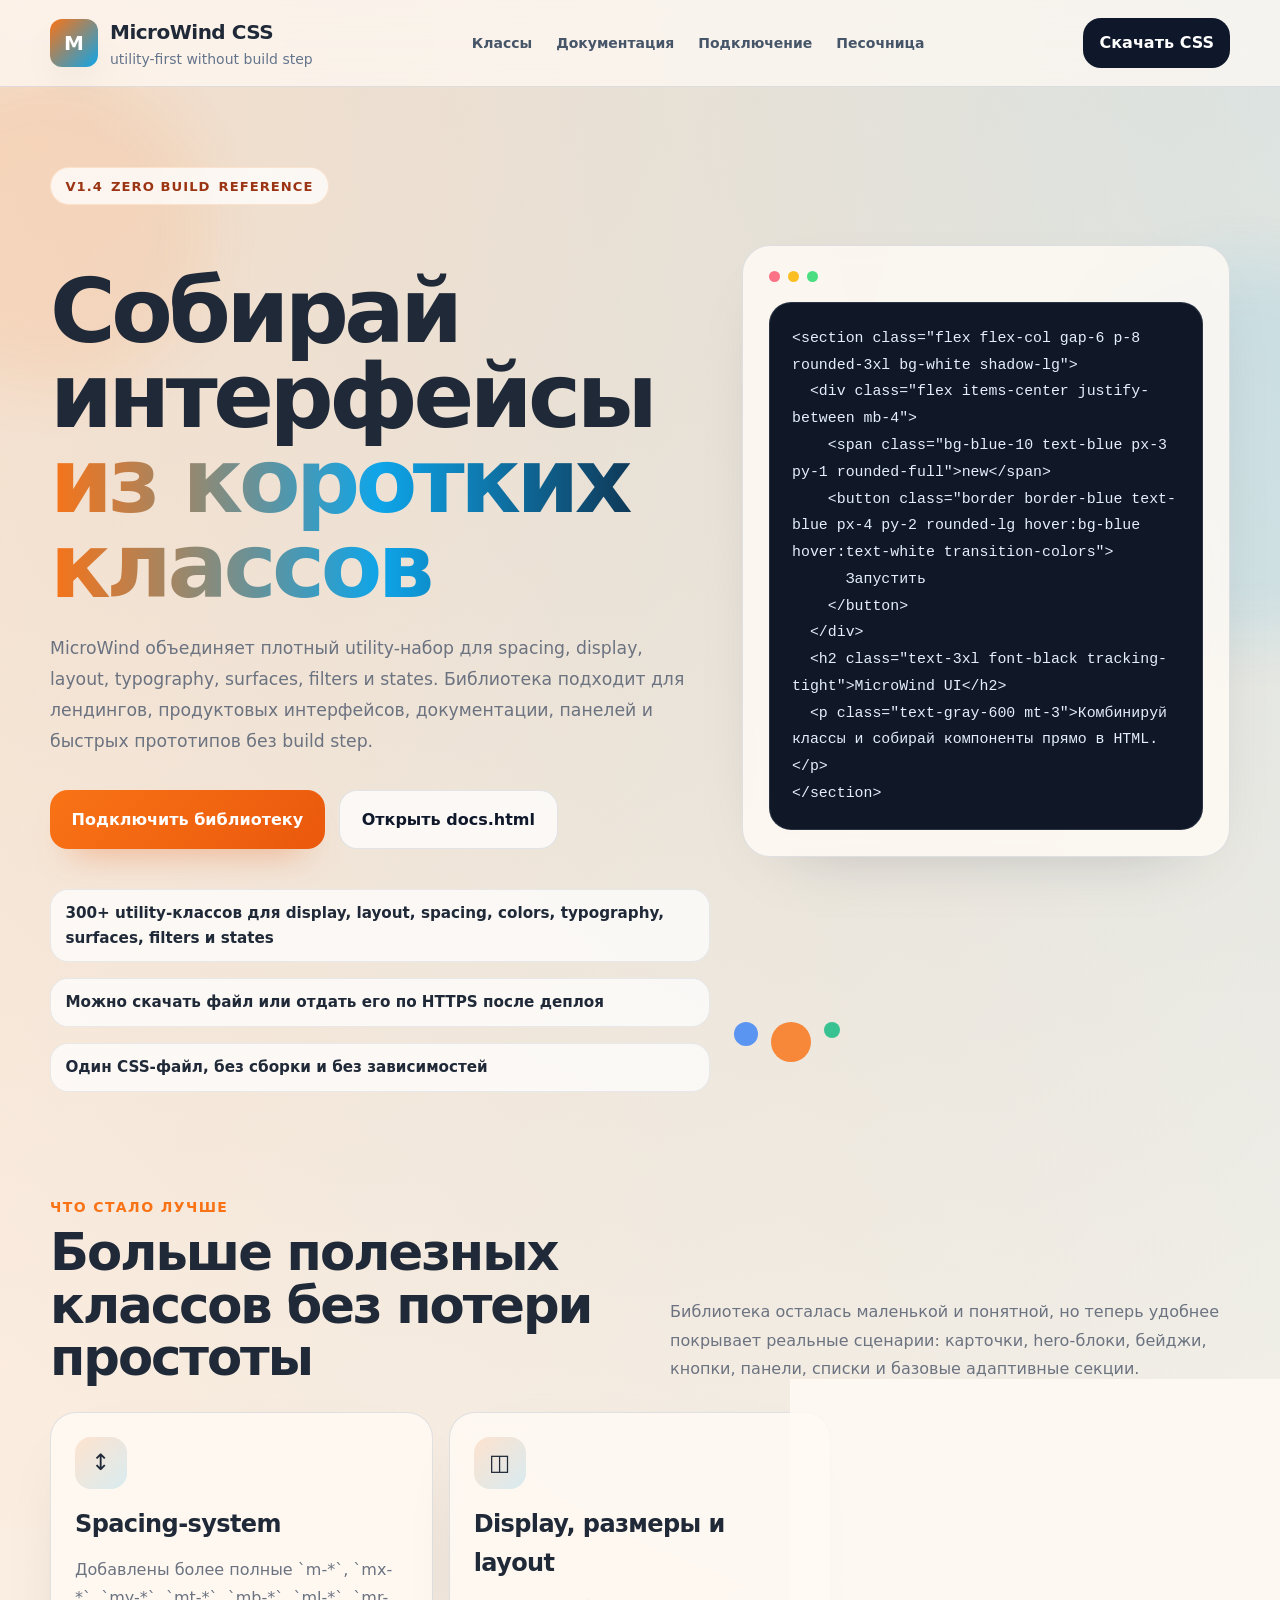
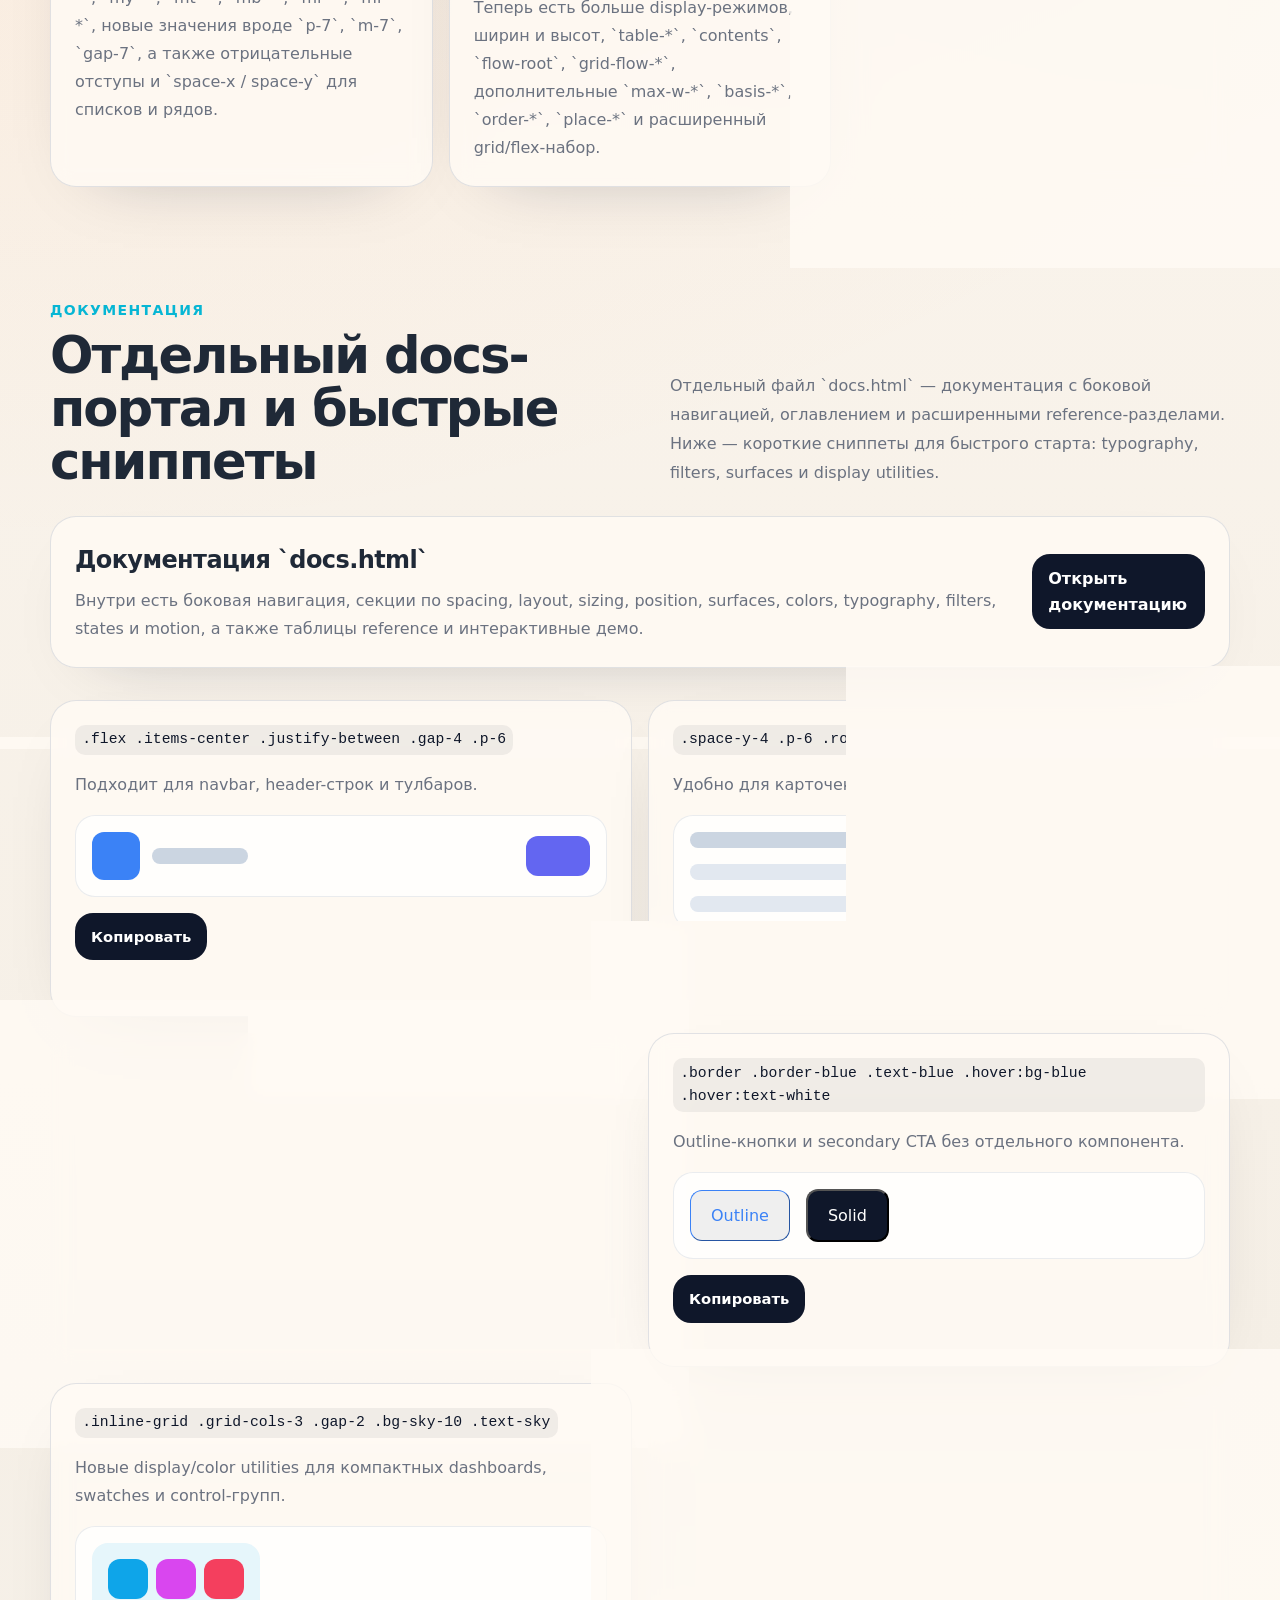
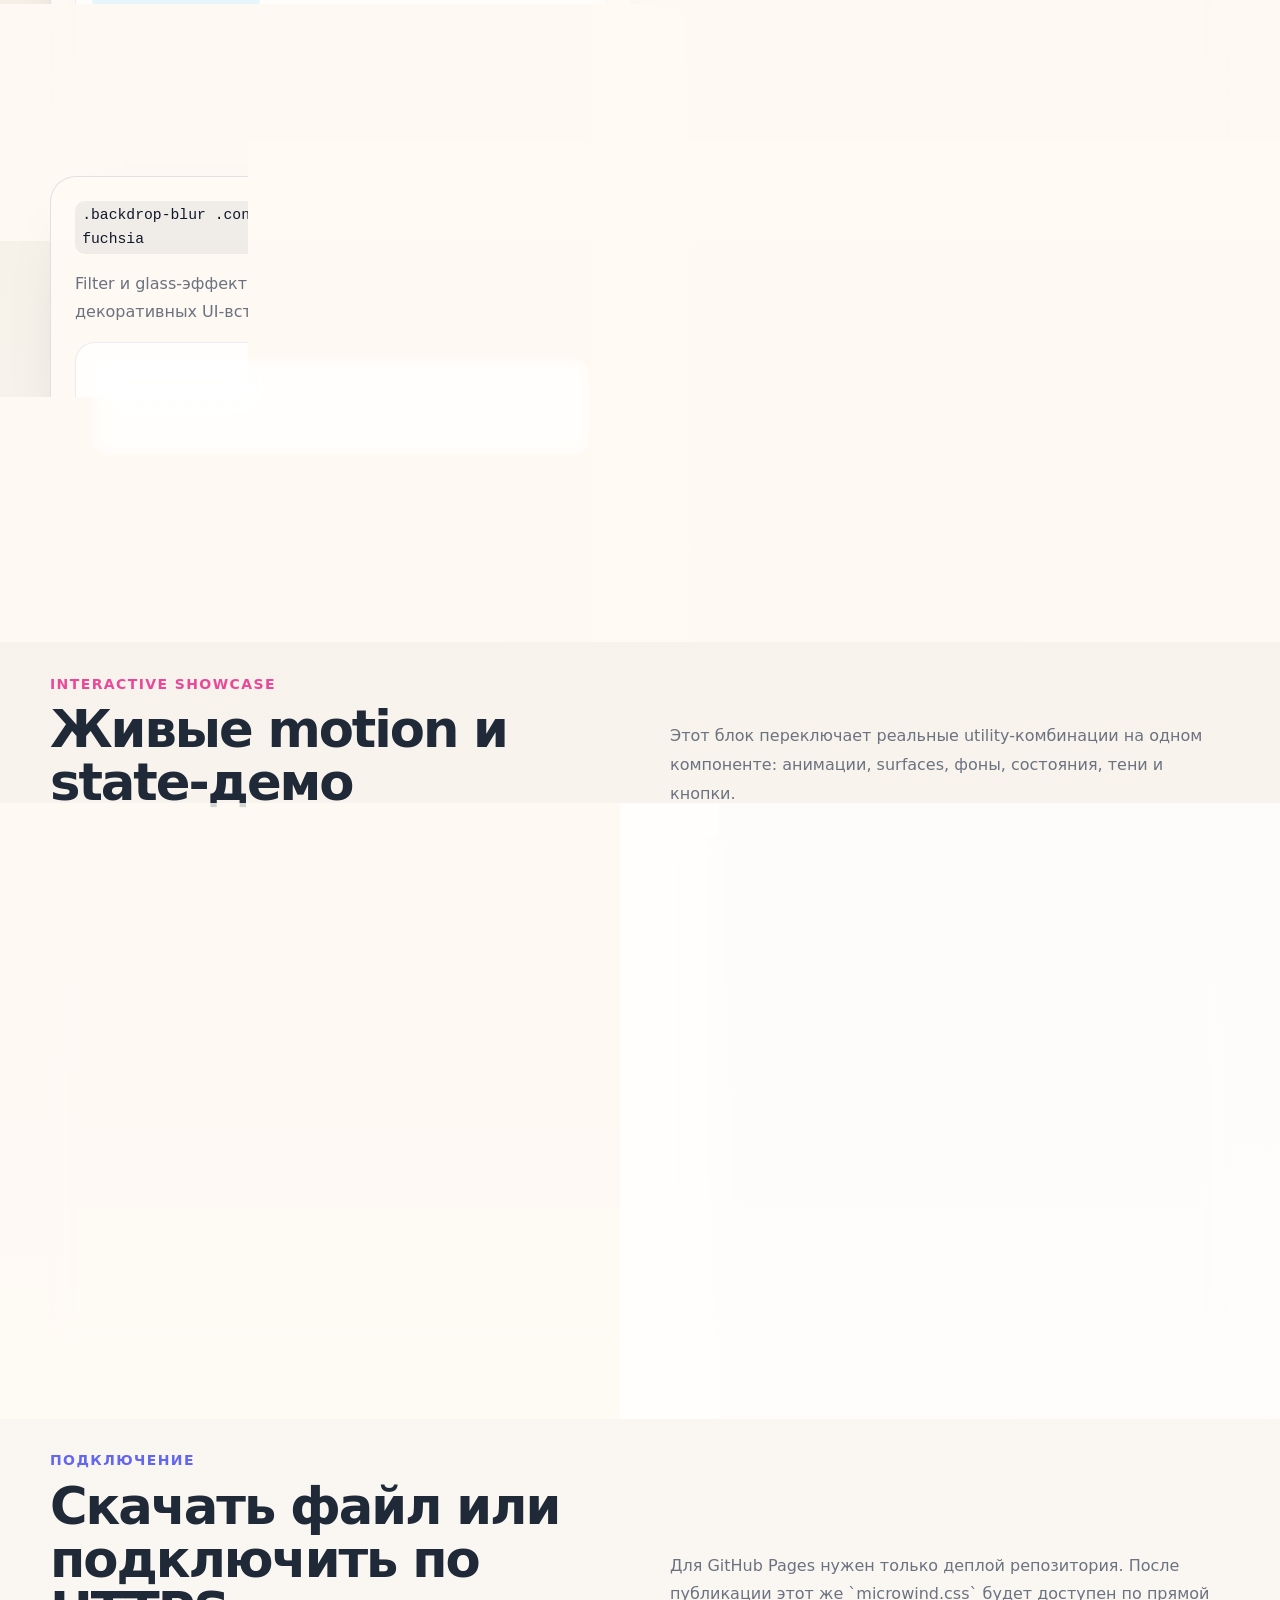
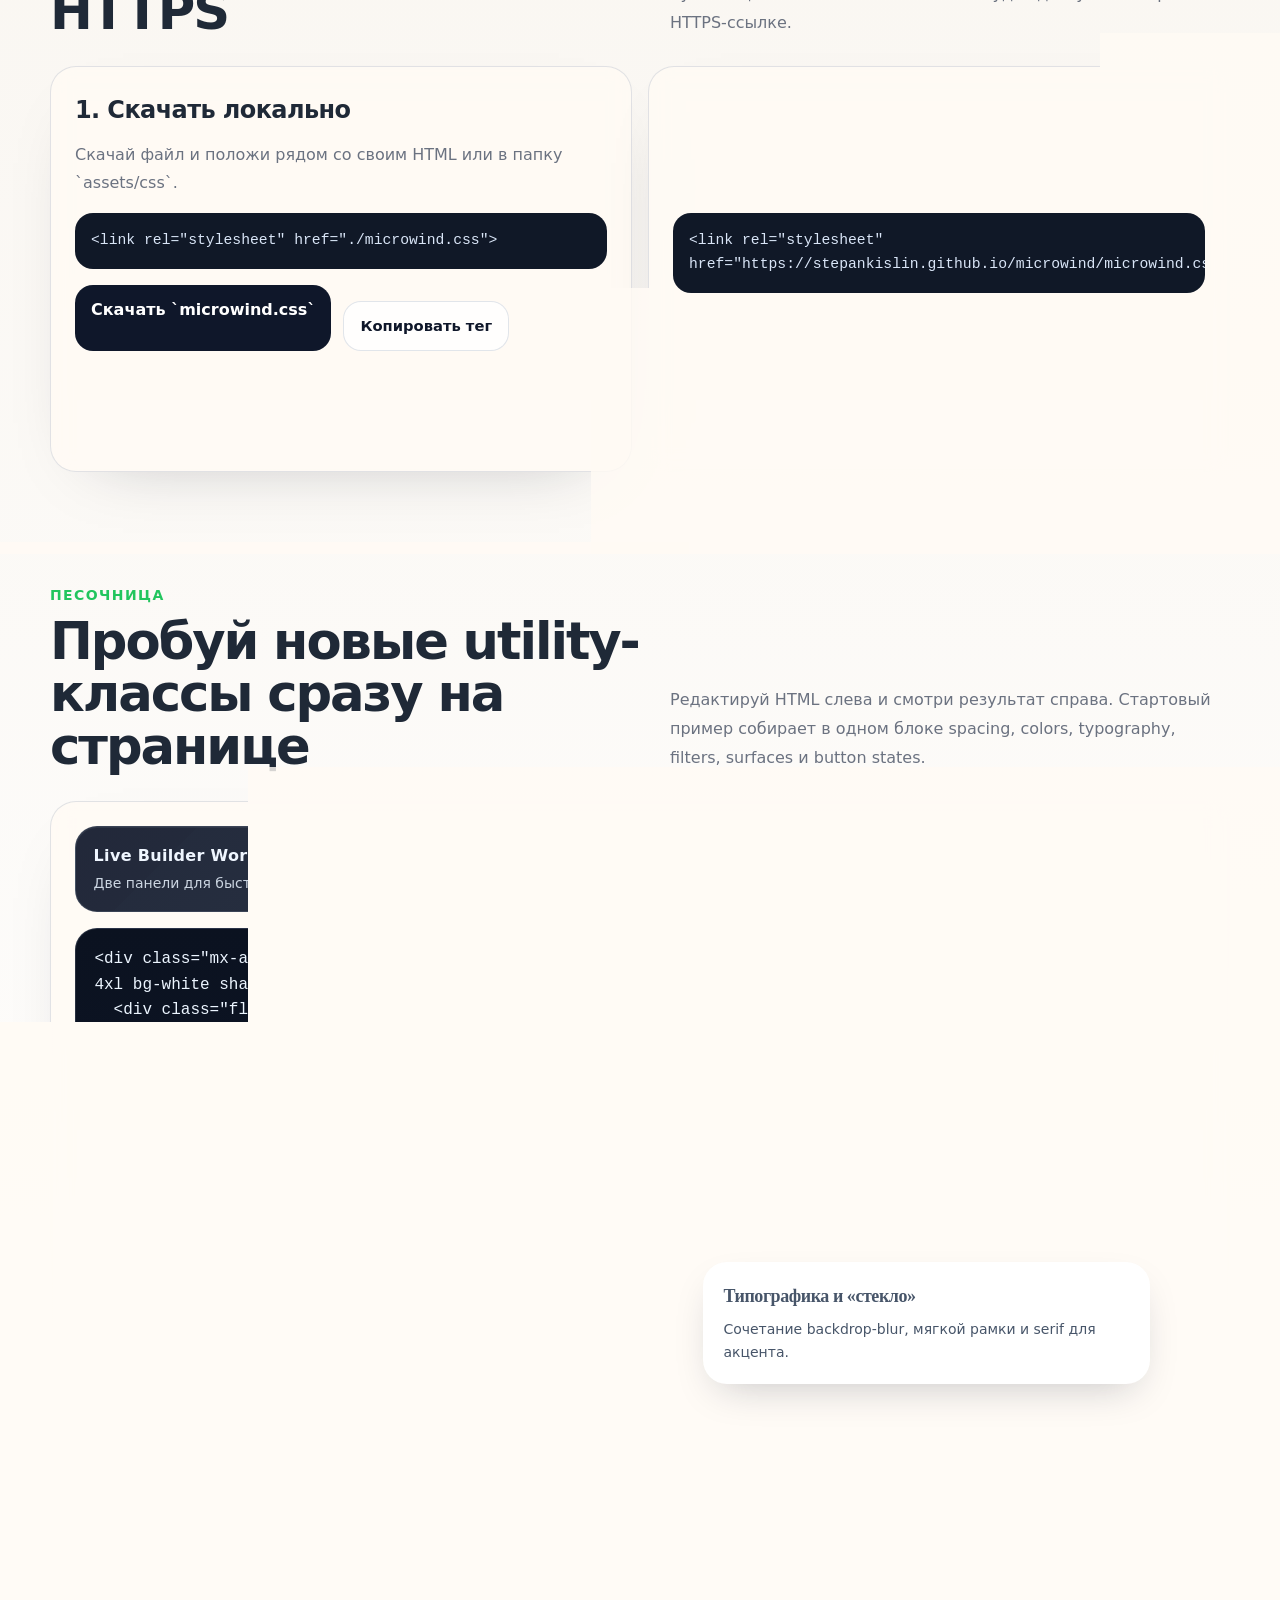
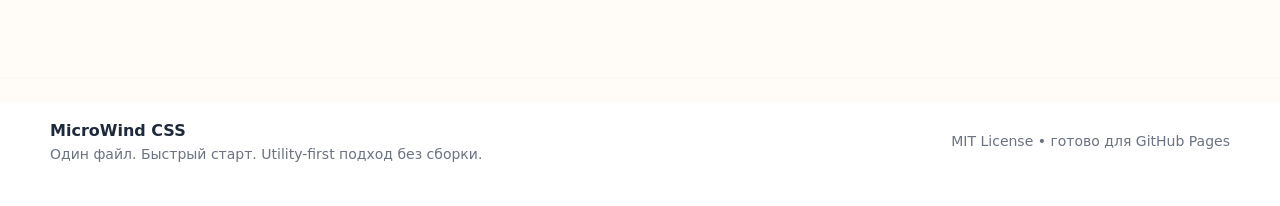
<file: index.html>
<!DOCTYPE html>
<html lang="ru">
<head>
  <meta charset="UTF-8">
  <meta name="viewport" content="width=device-width, initial-scale=1.0">

  <!-- Ключевые слова -->
  <meta name="keywords" content="Степан Кислин, css фреймворк, microwind, MicroWind, CSS MicroWind, css, library css, css framework ">

  <!-- Автор -->
  <meta name="author" content="Степан Кислин">

  <!-- Open Graph (для соцсетей: Telegram, VK, LinkedIn и др.) -->
  <meta property="og:title" content="MicroWind" />
  <meta property="og:description" content="Лёгкая utility-first CSS-библиотека без сборки, зависимостей и лишней магии.">
  <meta property="og:type" content="website">
  <meta property="og:url" content="https://stepankislin.github.io/microwind/">
  <meta property="og:image" content="https://stepankislin.github.io/microwind/assets/img/logo.png">
  <meta property="og:locale" content="ru_RU">


  <title>MicroWind CSS — Лёгкая utility-first библиотека</title>
  <meta name="description" content="MicroWind CSS — compact utility-first библиотека с готовыми классами для layout, spacing, typography, surfaces и быстрым подключением через GitHub Pages.">
  <link rel="stylesheet" href="microwind.css">
  <link rel="icon" type="image/png" href="assets/img/logo.png">
  <style>
    :root {
      --page-bg: #f5efe6;
      --page-ink: #1f2937;
      --page-muted: #6b7280;
      --page-panel: rgba(255, 250, 244, 0.82);
      --page-line: rgba(148, 163, 184, 0.28);
      --hero-a: #f97316;
      --hero-b: #0ea5e9;
      --hero-c: #0f172a;
    }

    body {
      background:
        radial-gradient(circle at top left, rgba(249, 115, 22, 0.18), transparent 32%),
        radial-gradient(circle at top right, rgba(14, 165, 233, 0.16), transparent 28%),
        linear-gradient(180deg, #fff9f2 0%, var(--page-bg) 45%, #ffffff 100%);
      color: var(--page-ink);
    }

    .page-shell {
      position: relative;
      overflow-x: hidden;
    }

    .page-shell::before,
    .page-shell::after {
      content: "";
      position: absolute;
      border-radius: 9999px;
      filter: blur(30px);
      pointer-events: none;
      opacity: 0.8;
    }

    .page-shell::before {
      width: 320px;
      height: 320px;
      background: rgba(249, 115, 22, 0.12);
      top: 70px;
      left: -110px;
    }

    .page-shell::after {
      width: 380px;
      height: 380px;
      background: rgba(14, 165, 233, 0.12);
      top: 260px;
      right: -150px;
    }

    .container {
      width: min(1180px, calc(100% - 2rem));
      margin: 0 auto;
      position: relative;
      z-index: 1;
    }

    .nav-glass {
      position: sticky;
      top: 0;
      z-index: 50;
      backdrop-filter: blur(16px);
      background: rgba(255, 250, 244, 0.72);
      border-bottom: 1px solid var(--page-line);
    }

    .hero {
      padding: 5rem 0 3rem;
    }

    .eyebrow {
      display: inline-flex;
      align-items: center;
      gap: 0.5rem;
      padding: 0.45rem 0.9rem;
      border-radius: 9999px;
      background: rgba(255, 255, 255, 0.76);
      border: 1px solid rgba(251, 146, 60, 0.2);
      color: #9a3412;
      font-size: 0.82rem;
      font-weight: 700;
      letter-spacing: 0.08em;
      text-transform: uppercase;
      box-shadow: 0 14px 34px -24px rgba(15, 23, 42, 0.35);
    }

    .hero-title {
      font-size: clamp(3rem, 7vw, 6.25rem);
      line-height: 0.95;
      letter-spacing: -0.05em;
      font-weight: 900;
      margin-top: 1.5rem;
    }

    .hero-title span {
      display: inline-block;
      background: linear-gradient(90deg, var(--hero-a), var(--hero-b), var(--hero-c));
      -webkit-background-clip: text;
      background-clip: text;
      color: transparent;
    }

    .hero-subtitle {
      max-width: 640px;
      color: var(--page-muted);
      font-size: 1.08rem;
      line-height: 1.8;
      margin-top: 1.5rem;
    }

    .hero-grid {
      display: grid;
      grid-template-columns: minmax(0, 1.15fr) minmax(320px, 0.85fr);
      gap: 2rem;
      align-items: start;
      margin-top: 2.5rem;
    }

    .glass-card,
    .feature-card,
    .docs-card,
    .playground-card,
    .download-card {
      background: var(--page-panel);
      border: 1px solid var(--page-line);
      backdrop-filter: blur(10px);
      box-shadow: 0 24px 70px -48px rgba(15, 23, 42, 0.35);
    }

    .glass-card {
      border-radius: 28px;
      padding: 1.6rem;
    }

    .signal-row {
      display: flex;
      align-items: center;
      gap: 0.5rem;
      margin-bottom: 1.2rem;
    }

    .signal-dot {
      width: 11px;
      height: 11px;
      border-radius: 9999px;
    }

    .code-panel {
      background: #101827;
      color: #e5eefb;
      border-radius: 22px;
      padding: 1.4rem;
      font-family: "SFMono-Regular", Consolas, monospace;
      font-size: 0.93rem;
      line-height: 1.8;
      overflow-x: auto;
      border: 1px solid rgba(148, 163, 184, 0.2);
    }

    .preview-stack {
      display: grid;
      gap: 1rem;
    }

    .stat-chip {
      display: inline-flex;
      align-items: center;
      gap: 0.45rem;
      padding: 0.7rem 0.9rem;
      border-radius: 18px;
      background: rgba(255, 255, 255, 0.72);
      border: 1px solid rgba(148, 163, 184, 0.2);
      font-weight: 600;
      font-size: 0.95rem;
    }

    .button-row {
      display: flex;
      flex-wrap: wrap;
      gap: 0.9rem;
      margin-top: 2rem;
    }

    .hero-button,
    .ghost-button,
    .mini-button,
    .copy-btn {
      border: none;
      border-radius: 18px;
      cursor: pointer;
      transition: transform 0.2s ease, box-shadow 0.2s ease, background-color 0.2s ease, color 0.2s ease, border-color 0.2s ease;
      font-weight: 700;
    }

    .hero-button {
      display: inline-flex;
      align-items: center;
      justify-content: center;
      padding: 1rem 1.35rem;
      background: linear-gradient(135deg, #f97316, #ea580c);
      color: #fff;
      box-shadow: 0 18px 36px -22px rgba(234, 88, 12, 0.75);
    }

    .ghost-button {
      display: inline-flex;
      align-items: center;
      justify-content: center;
      padding: 1rem 1.35rem;
      background: rgba(255, 255, 255, 0.74);
      color: #0f172a;
      border: 1px solid rgba(148, 163, 184, 0.25);
    }

    .hero-button:hover,
    .ghost-button:hover,
    .mini-button:hover,
    .copy-btn:hover {
      transform: translateY(-2px);
    }

    .mini-button,
    .copy-btn {
      padding: 0.75rem 1rem;
      background: #0f172a;
      color: #fff;
    }

    .mini-button.alt,
    .copy-btn.alt {
      background: rgba(255, 255, 255, 0.82);
      color: #0f172a;
      border: 1px solid rgba(148, 163, 184, 0.28);
    }

    section {
      padding: 3.5rem 0;
    }

    .section-head {
      display: flex;
      align-items: end;
      justify-content: space-between;
      gap: 1.5rem;
      margin-bottom: 1.75rem;
    }

    .section-title {
      font-size: clamp(2rem, 4vw, 3.25rem);
      line-height: 1.03;
      letter-spacing: -0.04em;
      font-weight: 900;
    }

    .section-text {
      max-width: 560px;
      color: var(--page-muted);
      line-height: 1.8;
    }

    .features-grid,
    .docs-grid,
    .download-grid {
      display: grid;
      gap: 1rem;
    }

    .features-grid {
      grid-template-columns: repeat(3, minmax(0, 1fr));
    }

    .feature-card,
    .docs-card,
    .download-card,
    .playground-card {
      border-radius: 26px;
      padding: 1.5rem;
    }

    .feature-card {
      min-height: 100%;
    }

    .feature-icon {
      width: 52px;
      height: 52px;
      border-radius: 16px;
      display: inline-flex;
      align-items: center;
      justify-content: center;
      margin-bottom: 1rem;
      font-size: 1.4rem;
      background: linear-gradient(135deg, rgba(249, 115, 22, 0.16), rgba(14, 165, 233, 0.16));
    }

    .feature-card p,
    .docs-card p,
    .download-card p,
    .playground-note {
      color: var(--page-muted);
      line-height: 1.75;
    }

    .docs-grid {
      grid-template-columns: repeat(2, minmax(0, 1fr));
    }

    .docs-card code,
    .download-card code,
    .code-inline {
      display: inline-block;
      padding: 0.2rem 0.45rem;
      border-radius: 10px;
      background: rgba(15, 23, 42, 0.06);
      color: #0f172a;
      font-family: "SFMono-Regular", Consolas, monospace;
      font-size: 0.92rem;
    }

    .demo-slab {
      margin-top: 1rem;
      border-radius: 20px;
      padding: 1rem;
      background: rgba(255, 255, 255, 0.72);
      border: 1px solid rgba(148, 163, 184, 0.2);
    }

    .copy-btn {
      margin-top: 1rem;
      font-size: 0.92rem;
    }

    .copy-btn.copied {
      background: #059669;
      color: #fff;
    }

    .download-grid {
      grid-template-columns: repeat(2, minmax(0, 1fr));
    }

    .showcase-grid {
      display: grid;
      grid-template-columns: 1.05fr 0.95fr;
      gap: 1rem;
    }

    .showcase-panel,
    .showcase-stage {
      border-radius: 26px;
      padding: 1.5rem;
      background: var(--page-panel);
      border: 1px solid var(--page-line);
      backdrop-filter: blur(10px);
      box-shadow: 0 24px 70px -48px rgba(15, 23, 42, 0.35);
    }

    .showcase-stage {
      min-height: 100%;
      display: flex;
      align-items: center;
      justify-content: center;
      background:
        radial-gradient(circle at top right, rgba(14, 165, 233, 0.12), transparent 32%),
        rgba(255, 255, 255, 0.72);
    }

    .demo-switches {
      display: flex;
      flex-wrap: wrap;
      gap: 0.75rem;
      margin-top: 1rem;
    }

    .demo-chip {
      border: 1px solid rgba(148, 163, 184, 0.24);
      background: rgba(255, 255, 255, 0.78);
      color: #0f172a;
      border-radius: 9999px;
      padding: 0.72rem 0.95rem;
      cursor: pointer;
      font-weight: 700;
      transition: transform 0.2s ease, background-color 0.2s ease, color 0.2s ease, border-color 0.2s ease;
    }

    .demo-chip:hover {
      transform: translateY(-2px);
    }

    .demo-chip.active {
      background: #0f172a;
      color: #fff;
      border-color: #0f172a;
    }

    .demo-console {
      margin-top: 1rem;
      border-radius: 20px;
      background: #101827;
      color: #dce7f9;
      padding: 1rem;
      font-family: "SFMono-Regular", Consolas, monospace;
      font-size: 0.9rem;
      line-height: 1.75;
      border: 1px solid rgba(148, 163, 184, 0.16);
    }

    .demo-card {
      width: min(100%, 420px);
      transition: all 0.28s ease;
    }

    .hero-orbit {
      position: absolute;
      inset: auto auto 30px 58%;
      display: flex;
      gap: 0.8rem;
      z-index: 1;
    }

    .hero-orbit span {
      display: block;
      border-radius: 9999px;
      opacity: 0.82;
    }

    .install-box {
      margin-top: 1rem;
      border-radius: 18px;
      background: #101827;
      color: #d9e5f7;
      padding: 1rem;
      font-family: "SFMono-Regular", Consolas, monospace;
      font-size: 0.92rem;
      overflow-x: auto;
    }

    .download-actions {
      display: flex;
      flex-wrap: wrap;
      gap: 0.75rem;
      margin-top: 1rem;
    }

    .link-output {
      display: block;
      margin-top: 0.85rem;
      padding: 0.95rem 1rem;
      border-radius: 16px;
      background: rgba(255, 255, 255, 0.82);
      border: 1px solid rgba(148, 163, 184, 0.22);
      color: #0f172a;
      word-break: break-all;
      line-height: 1.7;
    }

    .playground-shell {
      display: grid;
      gap: 1rem;
    }

    .playground-bar {
      display: grid;
      grid-template-columns: minmax(0, 1fr) auto;
      gap: 1rem;
      align-items: center;
      padding: 1rem 1.1rem;
      border-radius: 22px;
      background:
        linear-gradient(135deg, rgba(15, 23, 42, 0.92), rgba(30, 41, 59, 0.9)),
        radial-gradient(circle at top right, rgba(14, 165, 233, 0.18), transparent 38%);
      color: #eff6ff;
      border: 1px solid rgba(148, 163, 184, 0.2);
      box-shadow: inset 0 1px 0 rgba(255, 255, 255, 0.06);
    }

    .playground-bar h3 {
      font-size: 1rem;
      letter-spacing: 0.02em;
    }

    .playground-pills {
      display: flex;
      flex-wrap: wrap;
      gap: 0.6rem;
    }

    .playground-pill {
      display: inline-flex;
      align-items: center;
      gap: 0.4rem;
      padding: 0.45rem 0.8rem;
      border-radius: 9999px;
      background: rgba(255, 255, 255, 0.08);
      border: 1px solid rgba(255, 255, 255, 0.1);
      font-size: 0.82rem;
      font-weight: 700;
      letter-spacing: 0.04em;
      text-transform: uppercase;
    }

    .editor-wrap {
      display: grid;
      grid-template-columns: minmax(0, 1fr) minmax(0, 1fr);
      gap: 1rem;
      min-height: 520px;
    }

    .editor,
    .preview {
      border-radius: 22px;
      min-height: 520px;
      border: 1px solid rgba(148, 163, 184, 0.2);
    }

    .editor {
      background: linear-gradient(180deg, #0b1220 0%, #0f172a 100%);
      color: #ecf5ff;
      padding: 1.15rem;
      resize: vertical;
      outline: none;
      font-family: "SFMono-Regular", Consolas, monospace;
      line-height: 1.6;
    }

    .editor:focus {
      border-color: rgba(14, 165, 233, 0.6);
      box-shadow: 0 0 0 4px rgba(14, 165, 233, 0.16);
    }

    .preview {
      background:
        radial-gradient(circle at top right, rgba(14, 165, 233, 0.14), transparent 28%),
        radial-gradient(circle at bottom left, rgba(249, 115, 22, 0.12), transparent 28%),
        linear-gradient(180deg, rgba(255, 255, 255, 0.98), rgba(248, 250, 252, 0.94));
      padding: 1.4rem;
      overflow: auto;
      position: relative;
    }

    .preview::after {
      content: "Live Preview";
      position: absolute;
      top: 1rem;
      right: 1rem;
      font-size: 0.72rem;
      letter-spacing: 0.08em;
      text-transform: uppercase;
      color: #94a3b8;
    }

    .playground-note {
      padding: 1rem 1.1rem;
      border-radius: 20px;
      background: rgba(255, 255, 255, 0.78);
      border: 1px solid rgba(148, 163, 184, 0.18);
    }

    .footer-note {
      border-top: 1px solid var(--page-line);
      color: var(--page-muted);
    }

    @media (max-width: 980px) {
      .hero-grid,
      .features-grid,
      .docs-grid,
      .download-grid,
      .showcase-grid,
      .editor-wrap {
        grid-template-columns: 1fr;
      }

      .section-head {
        align-items: start;
        flex-direction: column;
      }
    }

    @media (max-width: 720px) {
      .hero {
        padding-top: 3.5rem;
      }

      .nav-links {
        display: none;
      }

      .button-row,
      .download-actions {
        flex-direction: column;
      }

      .hero-button,
      .ghost-button,
      .mini-button,
      .copy-btn {
        width: 100%;
      }
    }
  </style>
</head>
<body>
  <div class="page-shell">
    <nav class="nav-glass">
      <div class="container flex items-center justify-between py-4">
        <a href="#top" class="flex items-center gap-3">
          <div class="w-12 h-12 rounded-xl flex items-center justify-center text-white font-black text-xl shadow-lg" style="background: linear-gradient(135deg, #f97316, #0ea5e9);">M</div>
          <div>
            <div class="font-black text-xl tracking-tight">MicroWind CSS</div>
            <div class="text-sm text-gray-500">utility-first without build step</div>
          </div>
        </a>

        <div class="nav-links flex items-center gap-6 text-sm font-semibold text-gray-600">
          <a href="#features" class="transition-colors hover:text-blue">Классы</a>
          <a href="docs.html" class="transition-colors hover:text-blue">Документация</a>
          <a href="#download" class="transition-colors hover:text-blue">Подключение</a>
          <a href="#playground" class="transition-colors hover:text-blue">Песочница</a>
        </div>

        <a href="microwind.css" download="microwind.css" class="mini-button">Скачать CSS</a>
      </div>
    </nav>

    <header id="top" class="hero">
      <div class="container">
        <div class="eyebrow">
          <span>v1.4</span>
          <span>zero build</span>
          <span>reference</span>
        </div>

        <div class="hero-grid">
          <div>
            <h1 class="hero-title">Собирай интерфейсы <span>из коротких классов</span></h1>
            <p class="hero-subtitle">
              MicroWind объединяет плотный utility-набор для spacing, display, layout, typography, surfaces, filters и states.
              Библиотека подходит для лендингов, продуктовых интерфейсов, документации, панелей и быстрых прототипов без build step.
            </p>

            <div class="button-row">
              <a href="#download" class="hero-button">Подключить библиотеку</a>
              <a href="docs.html" class="ghost-button">Открыть docs.html</a>
            </div>

            <div class="preview-stack mt-10">
              <div class="stat-chip">300+ utility-классов для display, layout, spacing, colors, typography, surfaces, filters и states</div>
              <div class="stat-chip">Можно скачать файл или отдать его по HTTPS после деплоя</div>
              <div class="stat-chip">Один CSS-файл, без сборки и без зависимостей</div>
            </div>
          </div>

          <div class="glass-card">
            <div class="signal-row">
              <span class="signal-dot" style="background:#fb7185;"></span>
              <span class="signal-dot" style="background:#fbbf24;"></span>
              <span class="signal-dot" style="background:#4ade80;"></span>
            </div>
            <div class="code-panel">
              <div>&lt;section class="flex flex-col gap-6 p-8 rounded-3xl bg-white shadow-lg"&gt;</div>
              <div>&nbsp;&nbsp;&lt;div class="flex items-center justify-between mb-4"&gt;</div>
              <div>&nbsp;&nbsp;&nbsp;&nbsp;&lt;span class="bg-blue-10 text-blue px-3 py-1 rounded-full"&gt;new&lt;/span&gt;</div>
              <div>&nbsp;&nbsp;&nbsp;&nbsp;&lt;button class="border border-blue text-blue px-4 py-2 rounded-lg hover:bg-blue hover:text-white transition-colors"&gt;</div>
              <div>&nbsp;&nbsp;&nbsp;&nbsp;&nbsp;&nbsp;Запустить</div>
              <div>&nbsp;&nbsp;&nbsp;&nbsp;&lt;/button&gt;</div>
              <div>&nbsp;&nbsp;&lt;/div&gt;</div>
              <div>&nbsp;&nbsp;&lt;h2 class="text-3xl font-black tracking-tight"&gt;MicroWind UI&lt;/h2&gt;</div>
              <div>&nbsp;&nbsp;&lt;p class="text-gray-600 mt-3"&gt;Комбинируй классы и собирай компоненты прямо в HTML.&lt;/p&gt;</div>
              <div>&lt;/section&gt;</div>
            </div>
          </div>
        </div>
        <div class="hero-orbit pointer-events-none">
          <span class="w-6 h-6 bg-blue rounded-full animate-pulse"></span>
          <span class="w-10 h-10 bg-orange rounded-full animate-float"></span>
          <span class="w-4 h-4 bg-emerald rounded-full animate-pulse"></span>
        </div>
      </div>
    </header>

    <section id="features">
      <div class="container">
        <div class="section-head">
          <div>
            <div class="text-sm font-bold uppercase tracking-widest text-orange mb-2">Что стало лучше</div>
            <h2 class="section-title">Больше полезных классов без потери простоты</h2>
          </div>
          <p class="section-text">
            Библиотека осталась маленькой и понятной, но теперь удобнее покрывает реальные сценарии: карточки, hero-блоки, бейджи, кнопки, панели,
            списки и базовые адаптивные секции.
          </p>
        </div>

        <div class="features-grid">
          <article class="feature-card">
            <div class="feature-icon">↕</div>
            <h3 class="text-2xl font-black tracking-tight mb-3">Spacing-system</h3>
            <p>Добавлены более полные `m-*`, `mx-*`, `my-*`, `mt-*`, `mb-*`, `ml-*`, `mr-*`, новые значения вроде `p-7`, `m-7`, `gap-7`, а также отрицательные отступы и `space-x / space-y` для списков и рядов.</p>
          </article>

          <article class="feature-card">
            <div class="feature-icon">◫</div>
            <h3 class="text-2xl font-black tracking-tight mb-3">Display, размеры и layout</h3>
            <p>Теперь есть больше display-режимов, ширин и высот, `table-*`, `contents`, `flow-root`, `grid-flow-*`, дополнительные `max-w-*`, `basis-*`, `order-*`, `place-*` и расширенный grid/flex-набор.</p>
          </article>

          <article class="feature-card">
            <div class="feature-icon">✦</div>
            <h3 class="text-2xl font-black tracking-tight mb-3">Colors, typography, filters</h3>
            <p>Появились новые палитры `sky`, `fuchsia`, `rose`, `slate`, `zinc`, `stone`, классы `font-serif`, `font-extrabold`, `text-9xl`, а также blur, brightness, contrast и backdrop-эффекты.</p>
          </article>
        </div>
      </div>
    </section>

    <section id="docs">
      <div class="container">
        <div class="section-head">
          <div>
            <div class="text-sm font-bold uppercase tracking-widest text-cyan mb-2">Документация</div>
            <h2 class="section-title">Отдельный docs-портал и быстрые сниппеты</h2>
          </div>
          <p class="section-text">
            Отдельный файл `docs.html` — документация с боковой навигацией, оглавлением и расширенными reference-разделами. Ниже — короткие сниппеты для быстрого старта: typography, filters, surfaces и display utilities.
          </p>
        </div>

        <div class="download-card mb-8">
          <div class="flex flex-col gap-4 sm:flex-row sm:items-center sm:justify-between">
            <div>
              <h3 class="text-2xl font-black tracking-tight mb-2">Документация `docs.html`</h3>
              <p>Внутри есть боковая навигация, секции по spacing, layout, sizing, position, surfaces, colors, typography, filters, states и motion, а также таблицы reference и интерактивные демо.</p>
            </div>
            <a href="docs.html" class="mini-button">Открыть документацию</a>
          </div>
        </div>

        <div class="docs-grid">
          <article class="docs-card">
            <code>.flex .items-center .justify-between .gap-4 .p-6</code>
            <p class="mt-4">Подходит для navbar, header-строк и тулбаров.</p>
            <div class="demo-slab flex items-center justify-between gap-4">
              <div class="flex items-center gap-3">
                <div class="w-12 h-12 rounded-xl bg-blue"></div>
                <div class="w-24 h-4 rounded-full bg-gray-300"></div>
              </div>
              <div class="w-16 h-10 rounded-xl bg-indigo"></div>
            </div>
            <button class="copy-btn" data-code=".flex .items-center .justify-between .gap-4 .p-6">Копировать</button>
          </article>

          <article class="docs-card">
            <code>.space-y-4 .p-6 .rounded-2xl .bg-white .shadow</code>
            <p class="mt-4">Удобно для карточек с вертикальным стеком элементов.</p>
            <div class="demo-slab">
              <div class="space-y-4">
                <div class="h-4 w-1/2 rounded-full bg-gray-300"></div>
                <div class="h-4 w-full rounded-full bg-gray-200"></div>
                <div class="h-4 w-4/5 rounded-full bg-gray-200"></div>
              </div>
            </div>
            <button class="copy-btn" data-code=".space-y-4 .p-6 .rounded-2xl .bg-white .shadow">Копировать</button>
          </article>

          <article class="docs-card">
            <code>.mx-auto .max-w-4xl .px-6 .py-12 .grid .md:grid-cols-2</code>
            <p class="mt-4">База для responsive hero или двухколоночной секции.</p>
            <div class="demo-slab grid grid-cols-1 sm:grid-cols-2 gap-4">
              <div class="h-24 rounded-2xl bg-orange"></div>
              <div class="h-24 rounded-2xl bg-cyan"></div>
            </div>
            <button class="copy-btn" data-code=".mx-auto .max-w-4xl .px-6 .py-12 .grid .md:grid-cols-2">Копировать</button>
          </article>

          <article class="docs-card">
            <code>.border .border-blue .text-blue .hover:bg-blue .hover:text-white</code>
            <p class="mt-4">Outline-кнопки и secondary CTA без отдельного компонента.</p>
            <div class="demo-slab flex items-center gap-4 flex-wrap">
              <button class="border border-blue text-blue px-5 py-3 rounded-xl hover:bg-blue hover:text-white transition-colors cursor-pointer">Outline</button>
              <button class="bg-gray-900 text-white px-5 py-3 rounded-xl hover:opacity-90 transition cursor-pointer">Solid</button>
            </div>
            <button class="copy-btn" data-code=".border .border-blue .text-blue .hover:bg-blue .hover:text-white">Копировать</button>
          </article>

          <article class="docs-card">
            <code>.inline-grid .grid-cols-3 .gap-2 .bg-sky-10 .text-sky</code>
            <p class="mt-4">Новые display/color utilities для компактных dashboards, swatches и control-групп.</p>
            <div class="demo-slab">
              <div class="inline-grid grid-cols-3 gap-2 p-4 rounded-2xl bg-sky-10">
                <div class="w-10 h-10 rounded-xl bg-sky"></div>
                <div class="w-10 h-10 rounded-xl bg-fuchsia"></div>
                <div class="w-10 h-10 rounded-xl bg-rose"></div>
              </div>
            </div>
            <button class="copy-btn" data-code=".inline-grid .grid-cols-3 .gap-2 .bg-sky-10 .text-sky">Копировать</button>
          </article>

          <article class="docs-card">
            <code>.font-serif .font-extrabold .text-4xl .tracking-tight .antialiased</code>
            <p class="mt-4">Typography utilities для выразительных заголовков, editorial-блоков и более живой типографики.</p>
            <div class="demo-slab">
              <div class="font-serif font-extrabold text-4xl tracking-tight text-slate antialiased">MicroWind Type</div>
              <div class="text-sm text-gray-500 mt-2">Serif + weight + tracking без отдельного CSS.</div>
            </div>
            <button class="copy-btn" data-code=".font-serif .font-extrabold .text-4xl .tracking-tight .antialiased">Копировать</button>
          </article>

          <article class="docs-card">
            <code>.backdrop-blur .contrast-125 .bg-fuchsia-10 .border-fuchsia</code>
            <p class="mt-4">Filter и glass-эффекты для hero-панелей, floating badges и декоративных UI-вставок.</p>
            <div class="demo-slab">
              <div class="p-5 rounded-2xl bg-white backdrop-blur border border-fuchsia contrast-125">
                <div class="text-sm uppercase tracking-widest text-fuchsia mb-2">Filters</div>
                <div class="font-bold text-slate">Soft glass surface</div>
              </div>
            </div>
            <button class="copy-btn" data-code=".backdrop-blur .contrast-125 .bg-fuchsia-10 .border-fuchsia">Копировать</button>
          </article>

          <article class="docs-card">
            <code>.max-w-prose .rounded-4xl .shadow-2xl .ring-purple</code>
            <p class="mt-4">Surface-утилиты для premium cards, overlays, product highlights и контентных блоков.</p>
            <div class="demo-slab">
              <div class="max-w-prose p-5 rounded-4xl bg-white shadow-2xl ring-purple">
                <div class="text-sm uppercase tracking-widest text-purple mb-2">Surface</div>
                <div class="font-bold text-gray-800">Elevated premium card</div>
              </div>
            </div>
            <button class="copy-btn" data-code=".max-w-prose .rounded-4xl .shadow-2xl .ring-purple">Копировать</button>
          </article>
        </div>
      </div>
    </section>

    <section id="showcase">
      <div class="container">
        <div class="section-head">
          <div>
            <div class="text-sm font-bold uppercase tracking-widest text-pink mb-2">Interactive showcase</div>
            <h2 class="section-title">Живые motion и state-демо</h2>
          </div>
          <p class="section-text">
            Этот блок переключает реальные utility-комбинации на одном компоненте: анимации, surfaces, фоны, состояния, тени и кнопки.
          </p>
        </div>

        <div class="showcase-grid">
          <div class="showcase-panel">
            <h3 class="text-2xl font-black tracking-tight mb-3">Utility State Switcher</h3>
            <p>Выбери режим, и демонстрационная карточка справа сменит utility-набор без отдельного component CSS. Здесь используются новые цвета, typography, display helpers, filters и state utilities.</p>

            <div class="demo-switches">
              <button class="demo-chip active" data-mode="default">Default</button>
              <button class="demo-chip" data-mode="motion">Motion</button>
              <button class="demo-chip" data-mode="success">Success</button>
              <button class="demo-chip" data-mode="display">Display</button>
              <button class="demo-chip" data-mode="filters">Filters</button>
            </div>

            <div id="demo-console" class="demo-console">
              .bg-white .shadow-lg .border .border-blue .text-blue .hover:bg-blue
            </div>
          </div>

          <div class="showcase-stage">
            <div id="demo-card" class="demo-card p-8 rounded-3xl bg-white shadow-lg space-y-5">
              <div class="flex items-center justify-between gap-4">
                <span id="demo-badge" class="bg-blue-10 text-blue px-3 py-1 rounded-full text-sm font-semibold">Default</span>
                <div id="demo-orb" class="w-16 h-16 rounded-3xl bg-gradient-to-br from-pink to-purple shadow-lg"></div>
              </div>

              <div class="space-y-3">
                <h3 class="text-3xl font-black tracking-tight">MicroWind Demo Card</h3>
                <p class="text-gray-600">Одна карточка, несколько состояний, всё управляется utility-классами.</p>
              </div>

              <div class="space-y-2">
                <div class="h-3 w-1/2 rounded-full bg-gray-300"></div>
                <div class="h-3 w-full rounded-full bg-gray-200"></div>
                <div class="h-3 w-4/5 rounded-full bg-gray-200"></div>
              </div>

              <button id="demo-button" class="border border-blue text-blue px-5 py-3 rounded-xl hover:bg-blue hover:text-white transition-colors cursor-pointer">
                Trigger utility state
              </button>
            </div>
          </div>
        </div>
      </div>
    </section>

    <section id="download">
      <div class="container">
        <div class="section-head">
          <div>
            <div class="text-sm font-bold uppercase tracking-widest text-indigo mb-2">Подключение</div>
            <h2 class="section-title">Скачать файл или подключить по HTTPS</h2>
          </div>
          <p class="section-text">
            Для GitHub Pages нужен только деплой репозитория. После публикации этот же `microwind.css` будет доступен по прямой HTTPS-ссылке.
          </p>
        </div>

        <div class="download-grid">
          <article class="download-card">
            <h3 class="text-2xl font-black tracking-tight mb-3">1. Скачать локально</h3>
            <p>Скачай файл и положи рядом со своим HTML или в папку `assets/css`.</p>
            <div class="install-box">&lt;link rel="stylesheet" href="./microwind.css"&gt;</div>
            <div class="download-actions">
              <a href="microwind.css" download="microwind.css" class="mini-button">Скачать `microwind.css`</a>
              <button class="copy-btn alt" data-code='<link rel="stylesheet" href="./microwind.css">' >Копировать тег</button>
            </div>
          </article>

          <article class="download-card">
            <h3 class="text-2xl font-black tracking-tight mb-3">2. Подключить через GitHub Pages</h3>
            <p>После деплоя используй прямую ссылку на CSS. На опубликованном сайте она сформируется автоматически.</p>
            <div class="install-box" id="https-snippet">&lt;link rel="stylesheet" href="https://stepankislin.github.io/microwind/microwind.css"&gt;</div>
            <span id="https-link" class="link-output">https://stepankislin.github.io/microwind/microwind.css</span>
            <div class="download-actions">
              <button id="copy-https-btn" class="copy-btn">Копировать HTTPS-тег</button>
              <button id="copy-url-btn" class="copy-btn alt">Копировать только URL</button>
            </div>
          </article>
        </div>
      </div>
    </section>

    <section id="playground">
      <div class="container">
        <div class="section-head">
          <div>
            <div class="text-sm font-bold uppercase tracking-widest text-green mb-2">Песочница</div>
            <h2 class="section-title">Пробуй новые utility-классы сразу на странице</h2>
          </div>
          <p class="section-text">
            Редактируй HTML слева и смотри результат справа. Стартовый пример собирает в одном блоке spacing, colors, typography, filters, surfaces и button states.
          </p>
        </div>

        <div class="playground-card">
          <div class="playground-shell">
            <div class="playground-bar">
              <div>
                <h3 class="font-black tracking-tight">Live Builder Workspace</h3>
                <div class="text-sm text-gray-300 mt-1">Две панели для быстрого теста utility-комбинаций и surface-сценариев.</div>
              </div>
              <div class="playground-pills">
                <span class="playground-pill">Typography</span>
                <span class="playground-pill">Filters</span>
                <span class="playground-pill">Surfaces</span>
              </div>
            </div>

          <div class="editor-wrap">
            <textarea id="code-input" class="editor" spellcheck="false">
<div class="mx-auto max-w-lg space-y-6 p-8 rounded-4xl bg-white shadow-2xl border border-gray-200">
  <div class="flex items-start gap-4">
    <div class="w-12 h-12 shrink-0 rounded-2xl bg-gradient-to-br from-orange to-sky flex items-center justify-center text-white font-black shadow-md">M</div>
    <div class="space-y-2 min-w-0">
      <span class="inline-block bg-orange-10 text-orange px-3 py-1 rounded-full text-xs font-semibold uppercase tracking-wide">MicroWind</span>
      <h2 class="text-2xl sm:text-3xl font-black tracking-tight text-slate font-serif leading-tight">Карточка из утилит</h2>
      <p class="text-gray-600 text-sm leading-relaxed">Спокойная иерархия: бейдж, заголовок, текст и действия в одном блоке.</p>
    </div>
  </div>

  <div class="flex gap-3 items-stretch">
    <div class="flex-1 rounded-2xl bg-gray-50 border border-gray-200 p-4 space-y-3">
      <div class="text-xs font-semibold uppercase tracking-wide text-gray-500">Ритм контента</div>
      <div class="space-y-2">
        <div class="h-2 w-3/4 rounded-full bg-gray-200"></div>
        <div class="h-2 w-full rounded-full bg-gray-100"></div>
        <div class="h-2 w-4/5 rounded-full bg-gray-100"></div>
      </div>
    </div>
    <div class="w-20 shrink-0 rounded-2xl bg-gradient-to-br from-pink to-purple animate-float shadow-inner"></div>
  </div>

  <div class="p-5 rounded-3xl bg-white backdrop-blur border border-slate shadow-lg space-y-2">
    <p class="font-serif text-lg font-extrabold text-slate tracking-tight antialiased">Типографика и «стекло»</p>
    <p class="text-sm text-gray-600 leading-relaxed">Сочетание backdrop-blur, мягкой рамки и serif для акцента.</p>
  </div>

  <div class="flex flex-wrap gap-3">
    <button type="button" class="bg-orange text-white px-5 py-2.5 rounded-xl text-sm font-semibold hover:opacity-90 transition cursor-pointer">Сохранить</button>
    <button type="button" class="border border-gray-300 text-gray-700 px-5 py-2.5 rounded-xl text-sm font-semibold hover:bg-gray-50 transition-colors cursor-pointer">Отмена</button>
  </div>
</div></textarea>

            <div id="live-preview" class="preview"></div>
          </div>
          </div>
          <p class="playground-note mt-4">Совет: попробуй заменить `space-y-6` на `space-y-2`, `rounded-3xl` на `rounded-lg`, `bg-sky-10` на `bg-rose-10`, `font-black` на `font-extrabold` или добавить `backdrop-blur` и `contrast-125` и сразу увидишь разницу.</p>
        </div>
      </div>
    </section>

    <footer class="footer-note py-10">
      <div class="container flex flex-col gap-3 sm:flex-row sm:items-center sm:justify-between">
        <div>
          <div class="font-bold text-gray-800">MicroWind CSS</div>
          <div class="text-sm">Один файл. Быстрый старт. Utility-first подход без сборки.</div>
        </div>
        <div class="text-sm">MIT License • готово для GitHub Pages</div>
      </div>
    </footer>
  </div>

  <script>
    const input = document.getElementById("code-input");
    const preview = document.getElementById("live-preview");
    const httpsLink = document.getElementById("https-link");
    const httpsSnippet = document.getElementById("https-snippet");
    const copyHttpsBtn = document.getElementById("copy-https-btn");
    const copyUrlBtn = document.getElementById("copy-url-btn");
    const demoConsole = document.getElementById("demo-console");
    const demoCard = document.getElementById("demo-card");
    const demoBadge = document.getElementById("demo-badge");
    const demoOrb = document.getElementById("demo-orb");
    const demoButton = document.getElementById("demo-button");

    function updatePreview() {
      preview.innerHTML = input.value;
    }

    function resolveCssUrl() {
      const { protocol, host, pathname } = window.location;
      const isLocal =
        host.includes("localhost") ||
        host.includes("127.0.0.1") ||
        protocol === "file:";

      if (isLocal) {
        return "https://stepankislin.github.io/microwind/microwind.css";
      }

      const pathParts = pathname.split("/").filter(Boolean);
      if (host.endsWith("github.io") && pathParts.length > 0) {
        return `${protocol}//${host}/${pathParts[0]}/microwind.css`;
      }

      return `${protocol}//${host}/microwind.css`;
    }

    function updateHttpsBlock() {
      const url = resolveCssUrl();
      const linkTag = `<link rel="stylesheet" href="${url}">`;
      httpsLink.textContent = url;
      httpsSnippet.textContent = linkTag;
      copyHttpsBtn.dataset.code = linkTag;
      copyUrlBtn.dataset.code = url;
    }

    function attachCopy(button) {
      button.addEventListener("click", async () => {
        const code = button.dataset.code || "";
        try {
          await navigator.clipboard.writeText(code);
          const original = button.textContent;
          button.textContent = "Скопировано";
          button.classList.add("copied");
          setTimeout(() => {
            button.textContent = original;
            button.classList.remove("copied");
          }, 1400);
        } catch (error) {
          console.error("Copy failed", error);
        }
      });
    }

    function setShowcaseMode(mode) {
      demoCard.className = "demo-card p-8 rounded-3xl space-y-5 transition-all";
      demoBadge.className = "px-3 py-1 rounded-full text-sm font-semibold";
      demoOrb.className = "w-16 h-16 rounded-3xl shadow-lg";
      demoButton.className = "px-5 py-3 rounded-xl transition-all cursor-pointer";

      if (mode === "motion") {
        demoCard.classList.add("bg-white", "shadow-xl", "border", "border-purple");
        demoBadge.classList.add("bg-indigo-10", "text-indigo");
        demoBadge.textContent = "Motion";
        demoOrb.classList.add("bg-gradient-to-br", "from-pink", "to-purple", "animate-float");
        demoButton.classList.add("bg-indigo", "text-white", "hover:opacity-90");
        demoConsole.textContent = ".border-purple .shadow-xl .bg-indigo .animate-float .hover:opacity-90";
        return;
      }

      if (mode === "success") {
        demoCard.classList.add("bg-white", "shadow-lg", "border", "border-green");
        demoBadge.classList.add("bg-emerald-10", "text-emerald");
        demoBadge.textContent = "Success";
        demoOrb.classList.add("bg-emerald", "animate-pulse");
        demoButton.classList.add("bg-green", "text-white", "hover:bg-emerald");
        demoConsole.textContent = ".border-green .bg-emerald-10 .bg-green .hover:bg-emerald .animate-pulse";
        return;
      }

      if (mode === "display") {
        demoCard.classList.add("bg-white", "shadow-xl", "border", "border-sky");
        demoBadge.classList.add("bg-sky-10", "text-sky");
        demoBadge.textContent = "Display";
        demoOrb.classList.add("bg-sky", "hover-rotate");
        demoButton.classList.add("bg-fuchsia", "text-white", "hover:opacity-90");
        demoConsole.textContent = ".inline-grid .table-cell .border-sky .bg-sky-10 .bg-fuchsia .hover-rotate";
        return;
      }

      if (mode === "filters") {
        demoCard.classList.add("bg-white", "backdrop-blur", "shadow-xl", "border", "border-fuchsia", "contrast-125");
        demoBadge.classList.add("bg-fuchsia-10", "text-fuchsia");
        demoBadge.textContent = "Filters";
        demoOrb.classList.add("bg-gradient-to-br", "from-fuchsia", "to-rose", "blur-sm");
        demoButton.classList.add("bg-fuchsia", "text-white", "hover:opacity-90");
        demoConsole.textContent = ".backdrop-blur .contrast-125 .border-fuchsia .from-fuchsia .to-rose .blur-sm";
        return;
      }

      demoCard.classList.add("bg-white", "shadow-lg");
      demoBadge.classList.add("bg-blue-10", "text-blue");
      demoBadge.textContent = "Default";
      demoOrb.classList.add("bg-gradient-to-br", "from-pink", "to-purple");
      demoButton.classList.add("border", "border-blue", "text-blue", "hover:bg-blue", "hover:text-white");
      demoConsole.textContent = ".bg-white .shadow-lg .border .border-blue .text-blue .hover:bg-blue";
    }

    updatePreview();
    updateHttpsBlock();
    setShowcaseMode("default");

    input.addEventListener("input", updatePreview);

    document.querySelectorAll(".copy-btn").forEach(attachCopy);
    document.querySelectorAll(".demo-chip").forEach((chip) => {
      chip.addEventListener("click", () => {
        document.querySelectorAll(".demo-chip").forEach((item) => item.classList.remove("active"));
        chip.classList.add("active");
        setShowcaseMode(chip.dataset.mode);
      });
    });

    document.querySelectorAll('a[href^="#"]').forEach((anchor) => {
      anchor.addEventListener("click", (event) => {
        event.preventDefault();
        document.querySelector(anchor.getAttribute("href"))?.scrollIntoView({ behavior: "smooth" });
      });
    });
  </script>
</body>
</html>
</file>
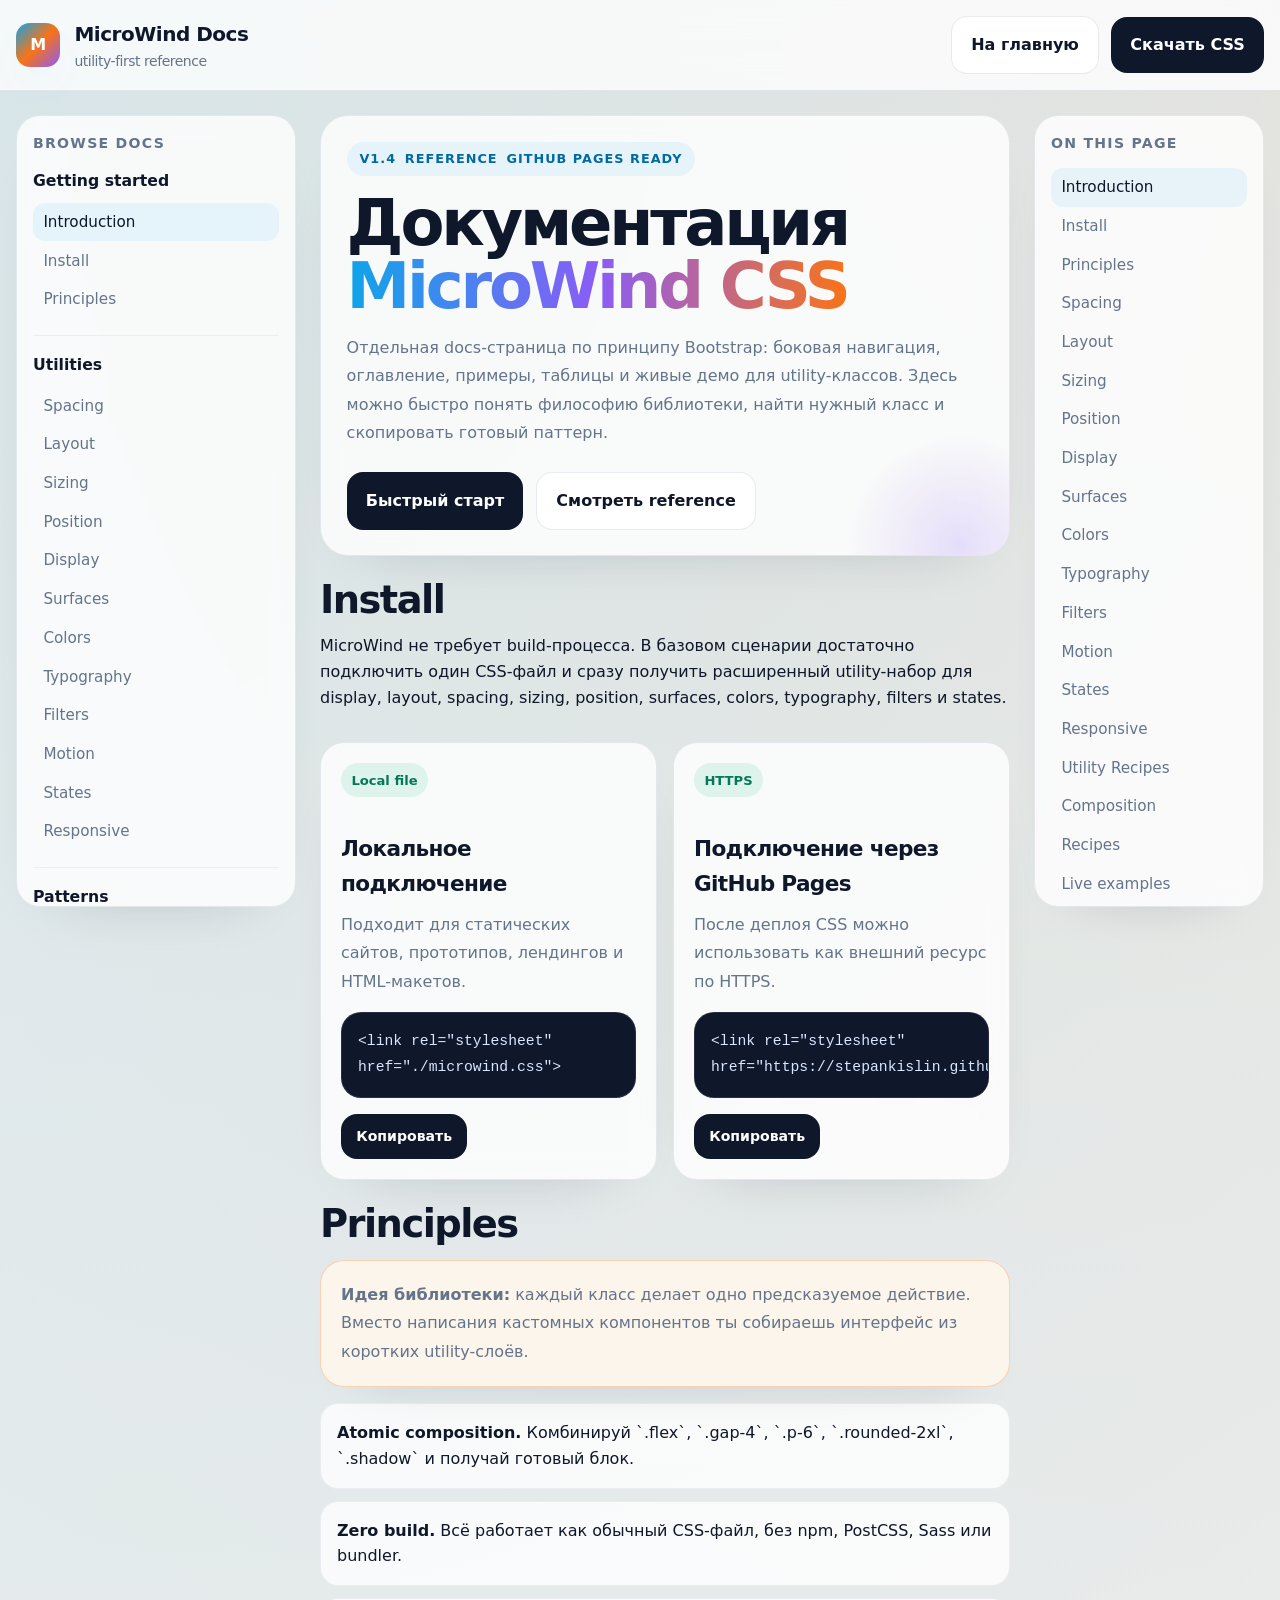
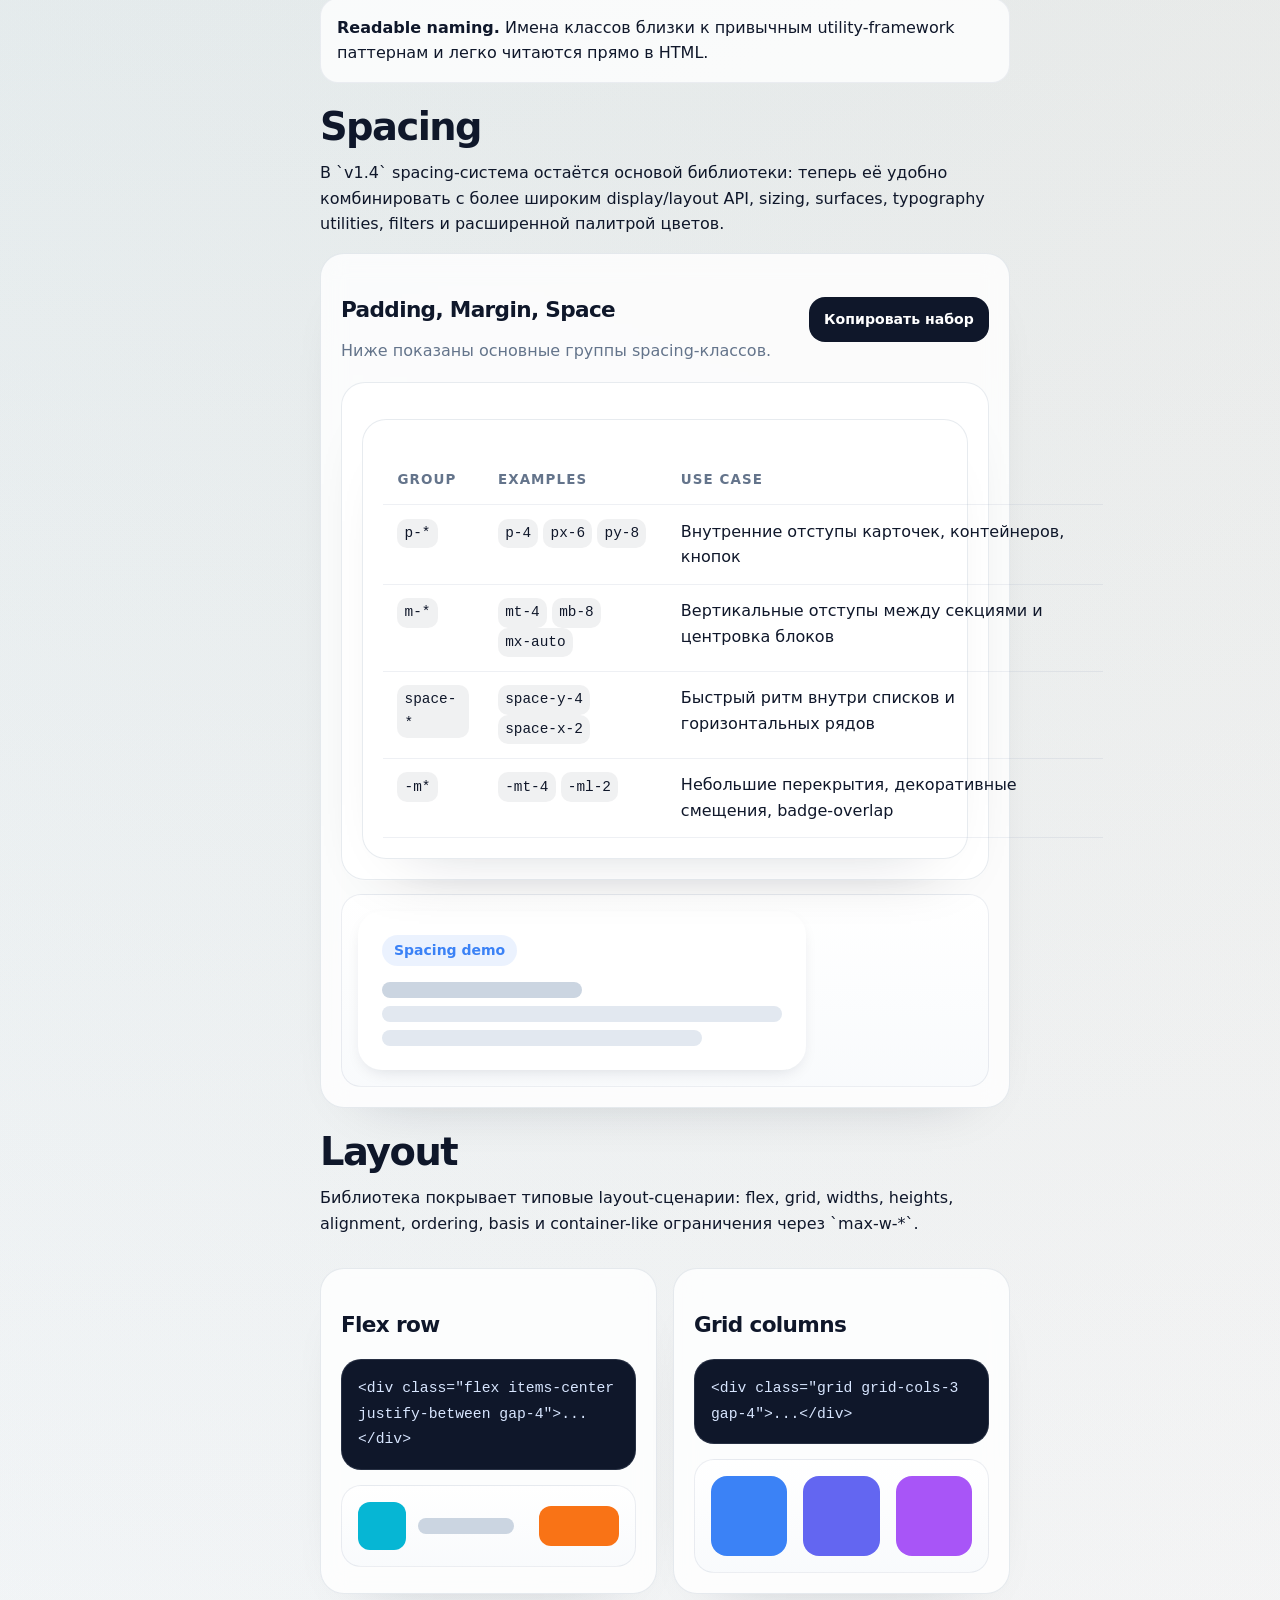
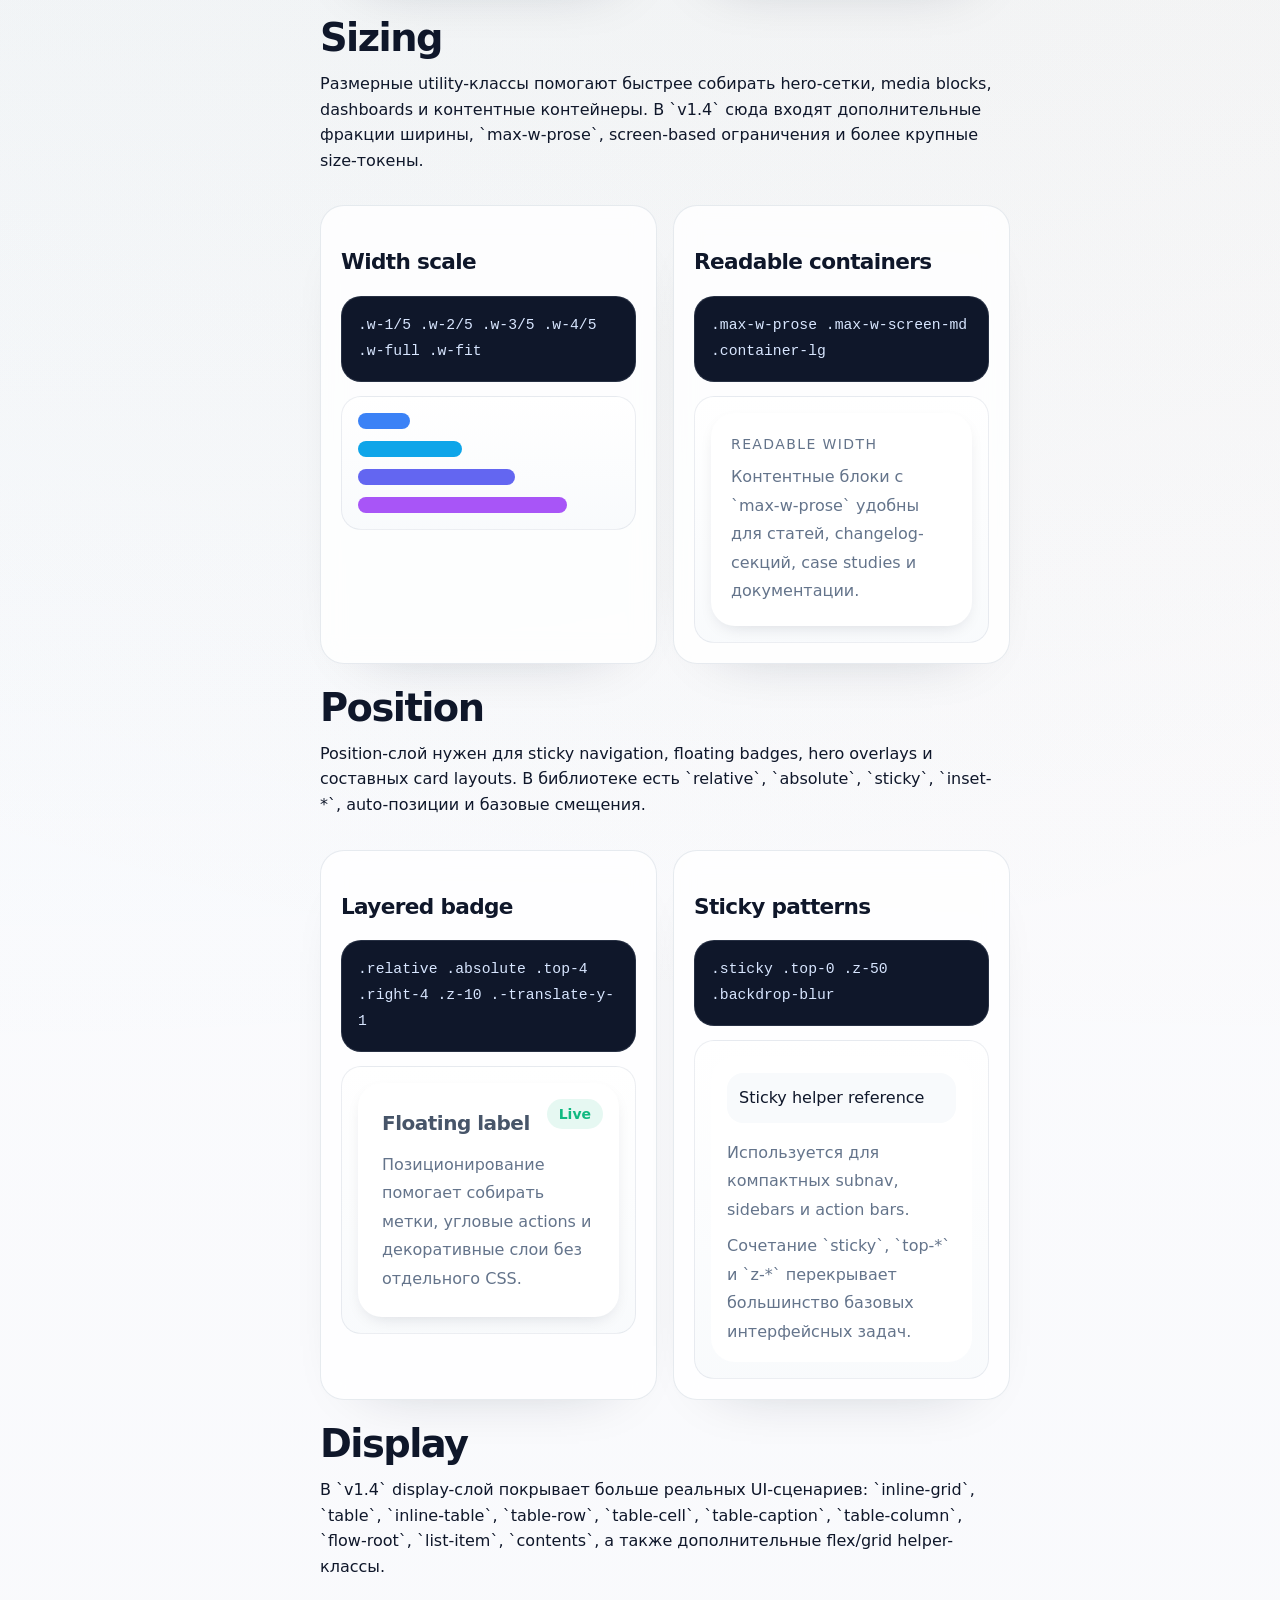
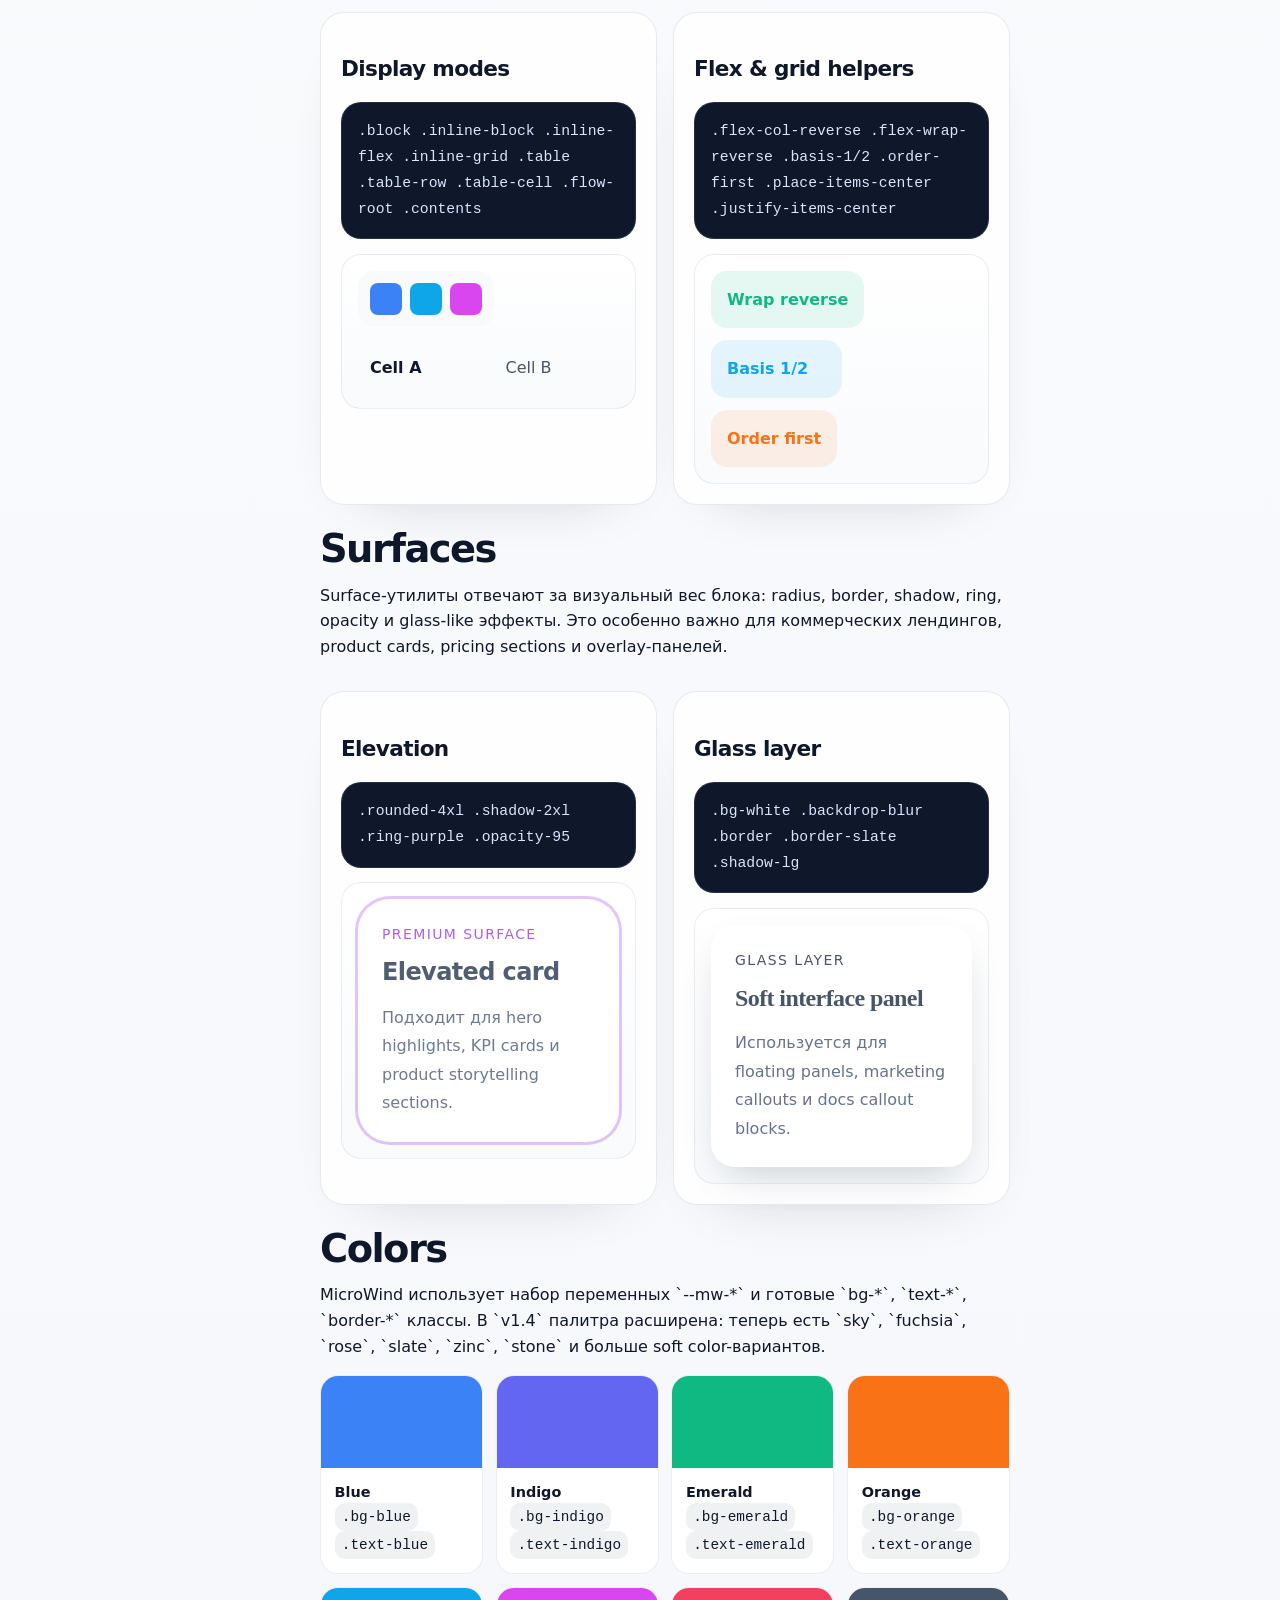
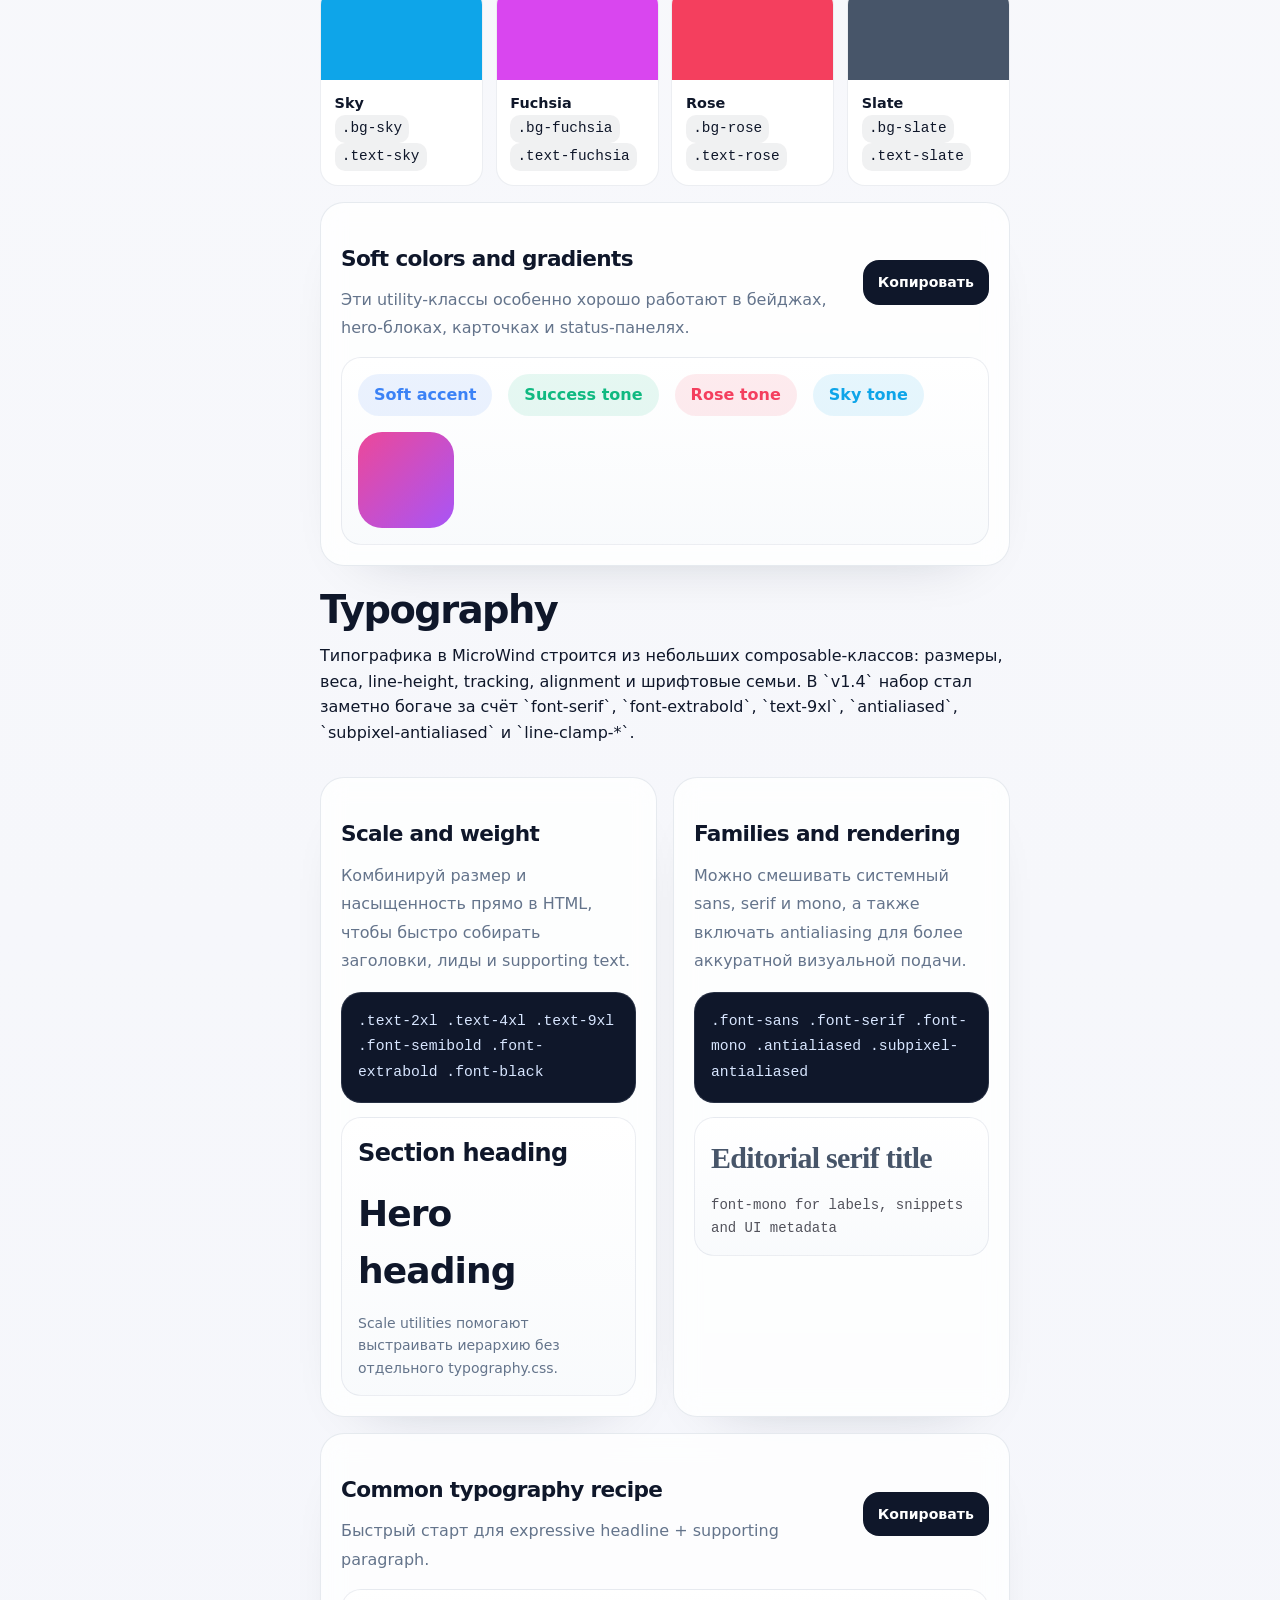
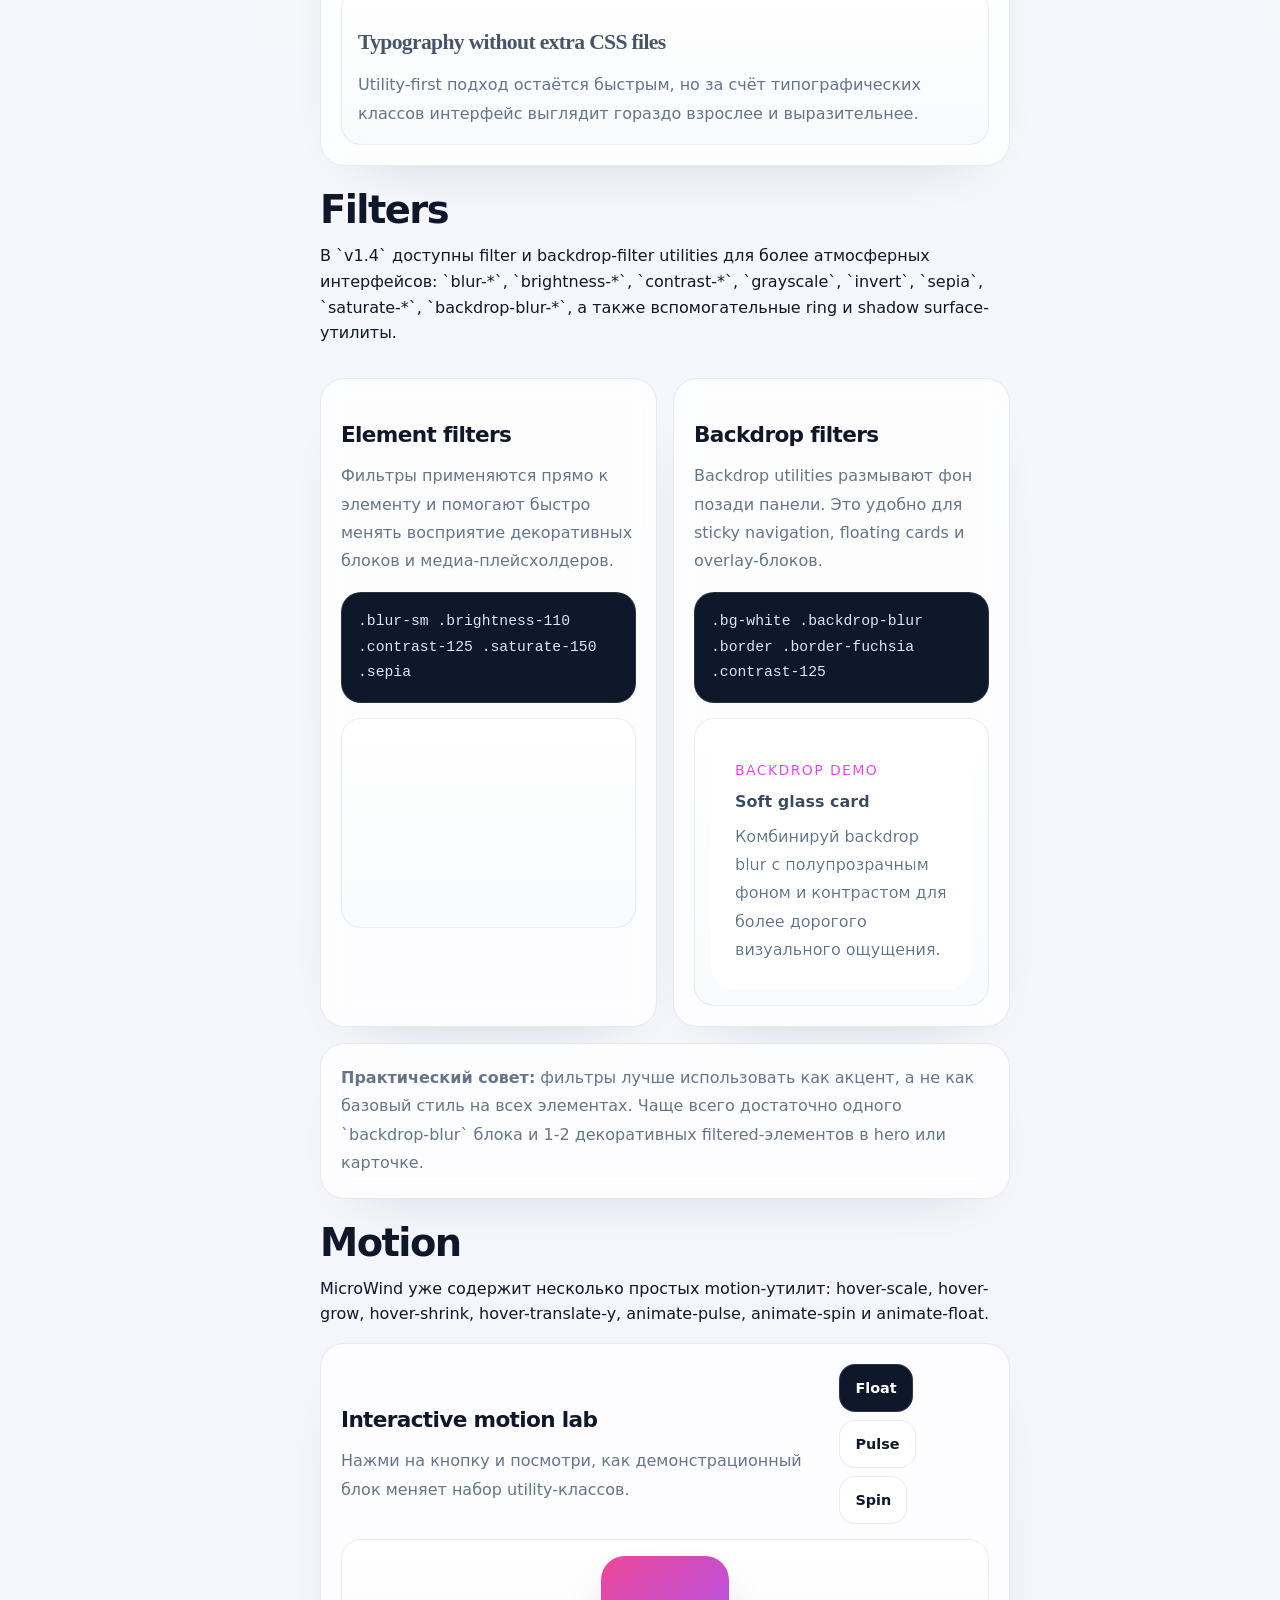
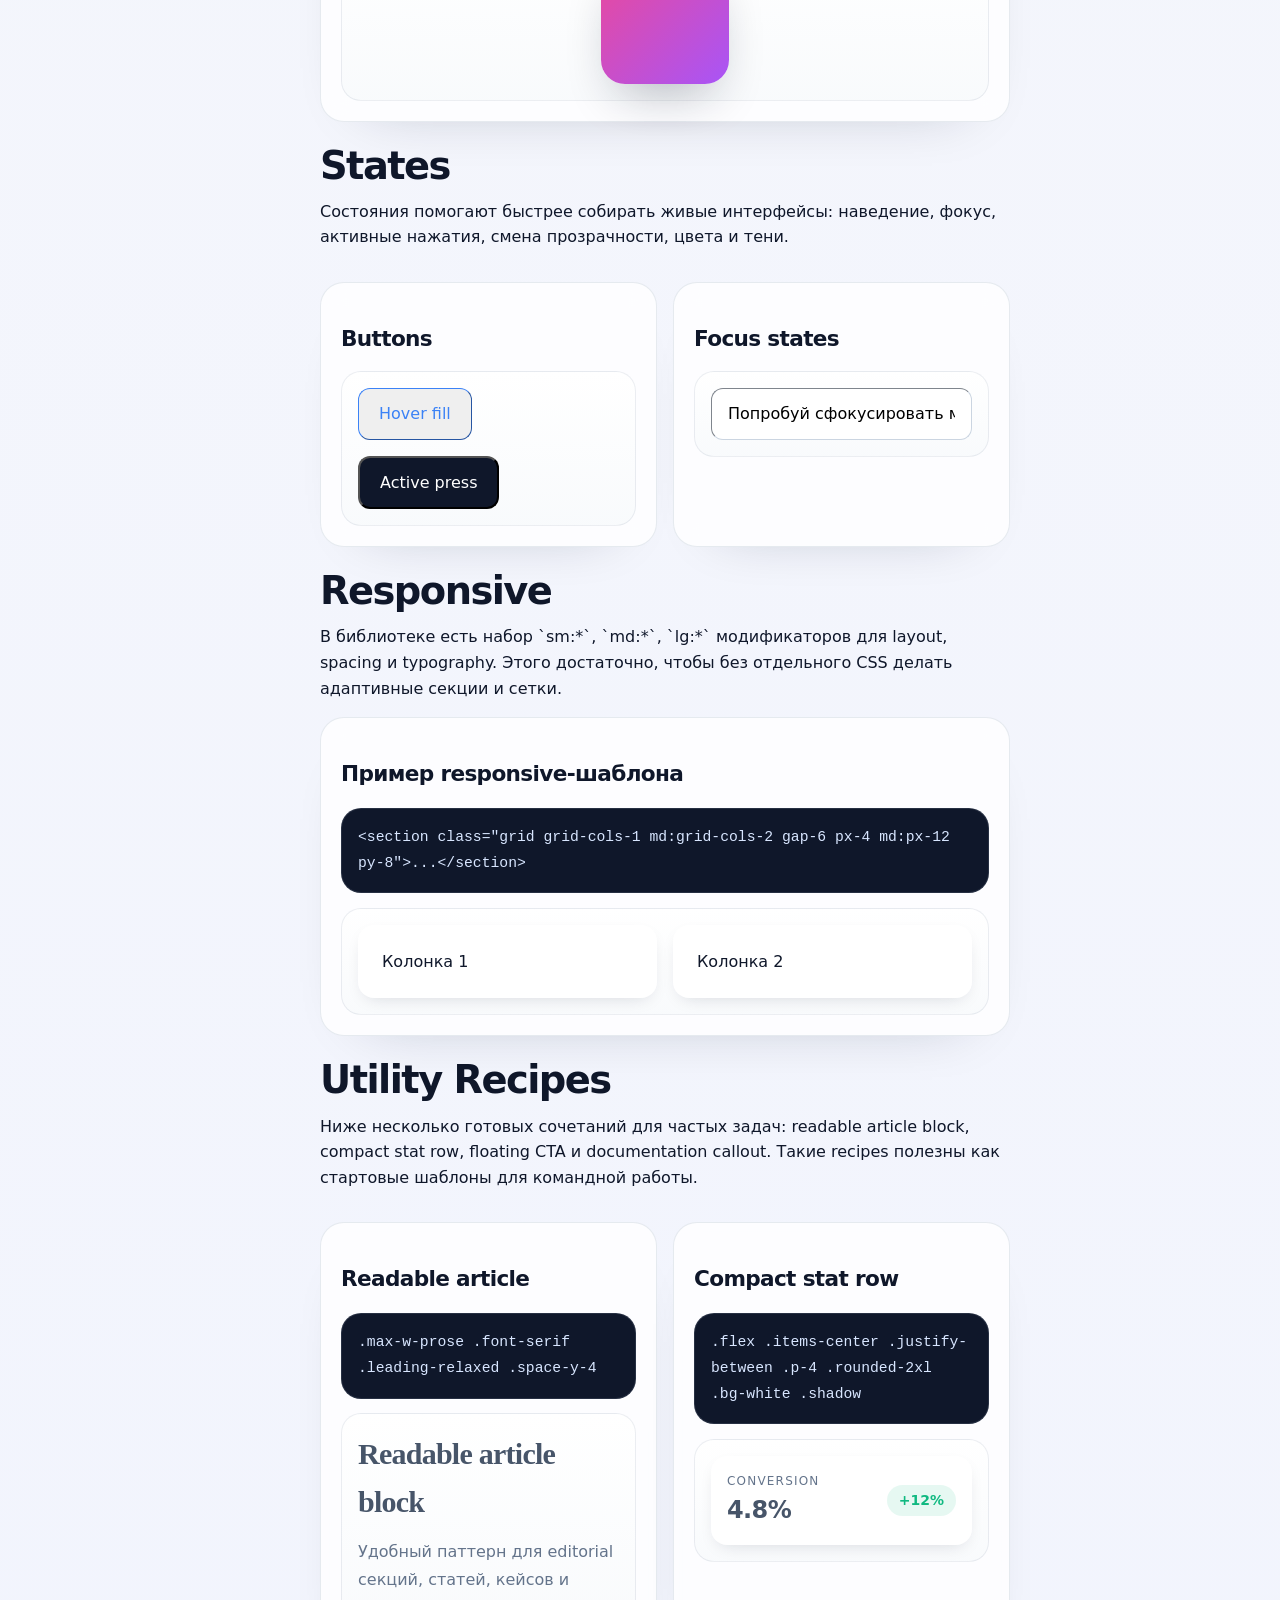
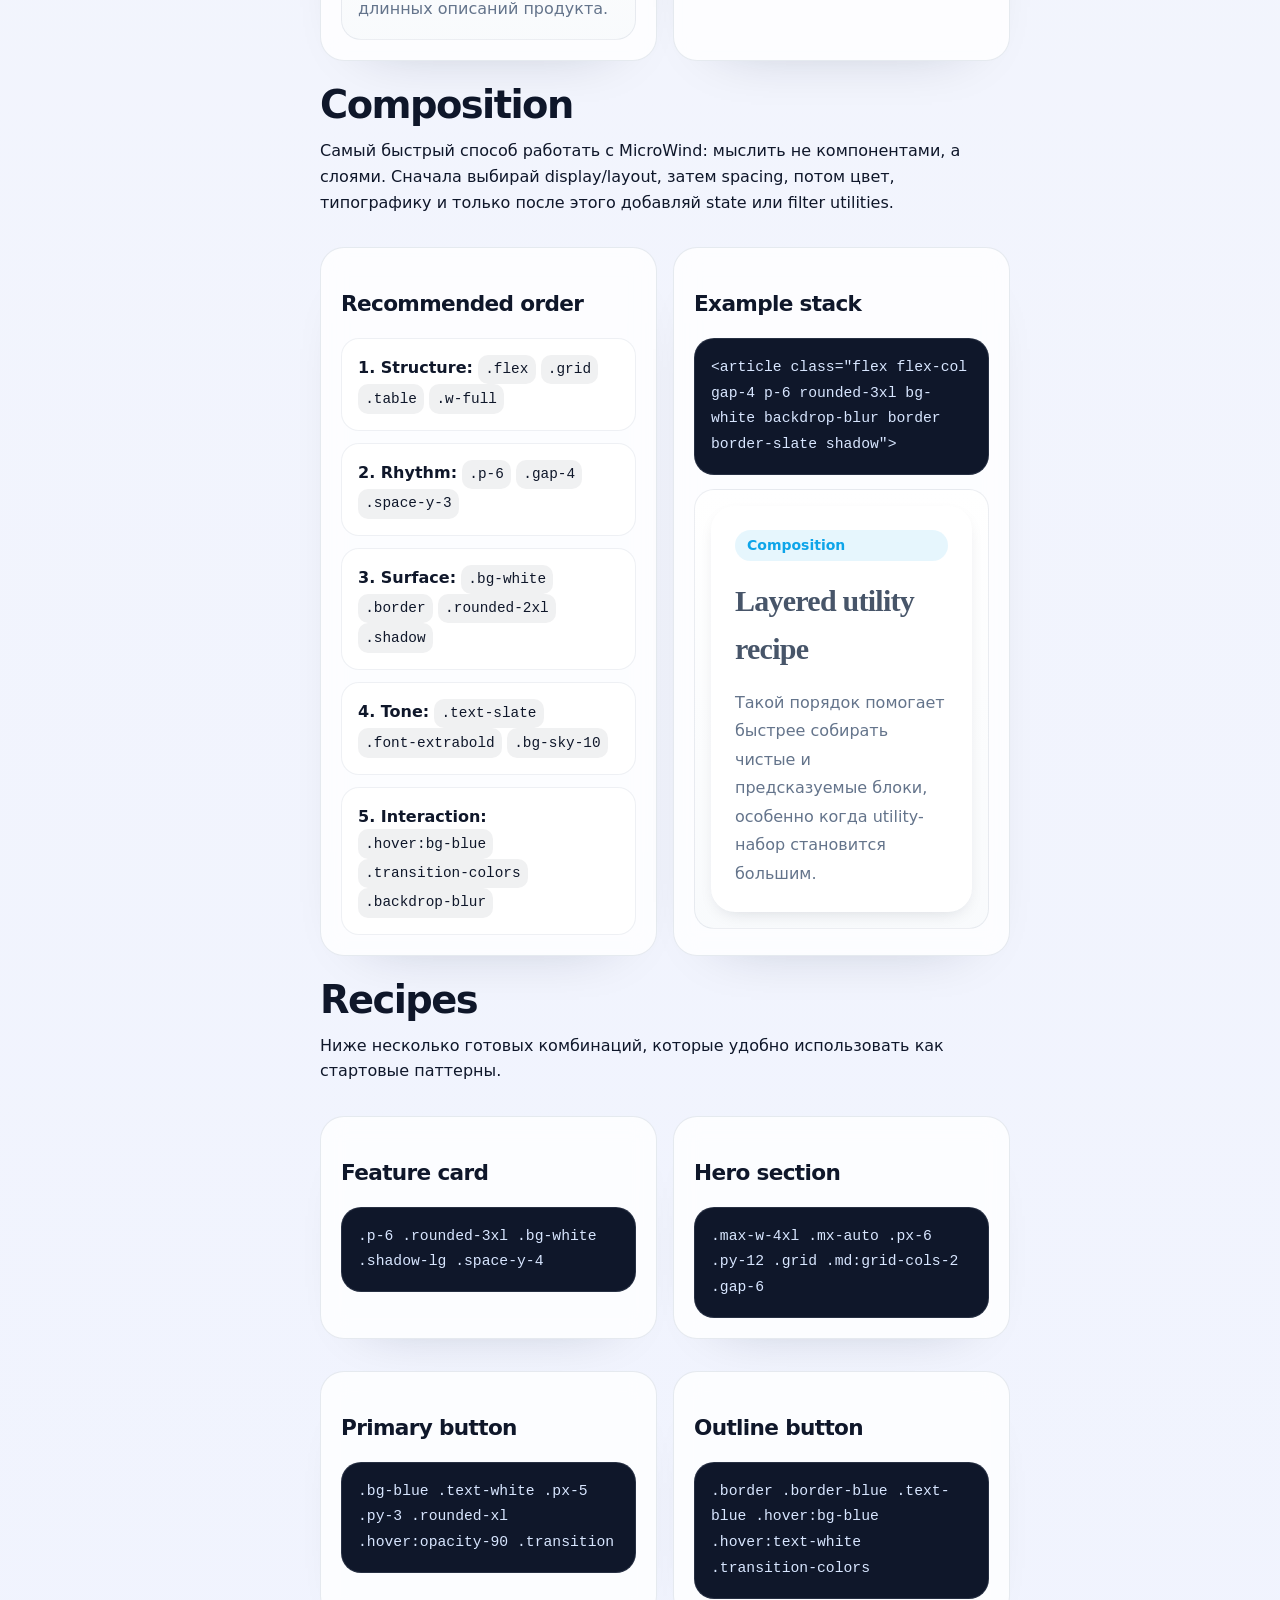
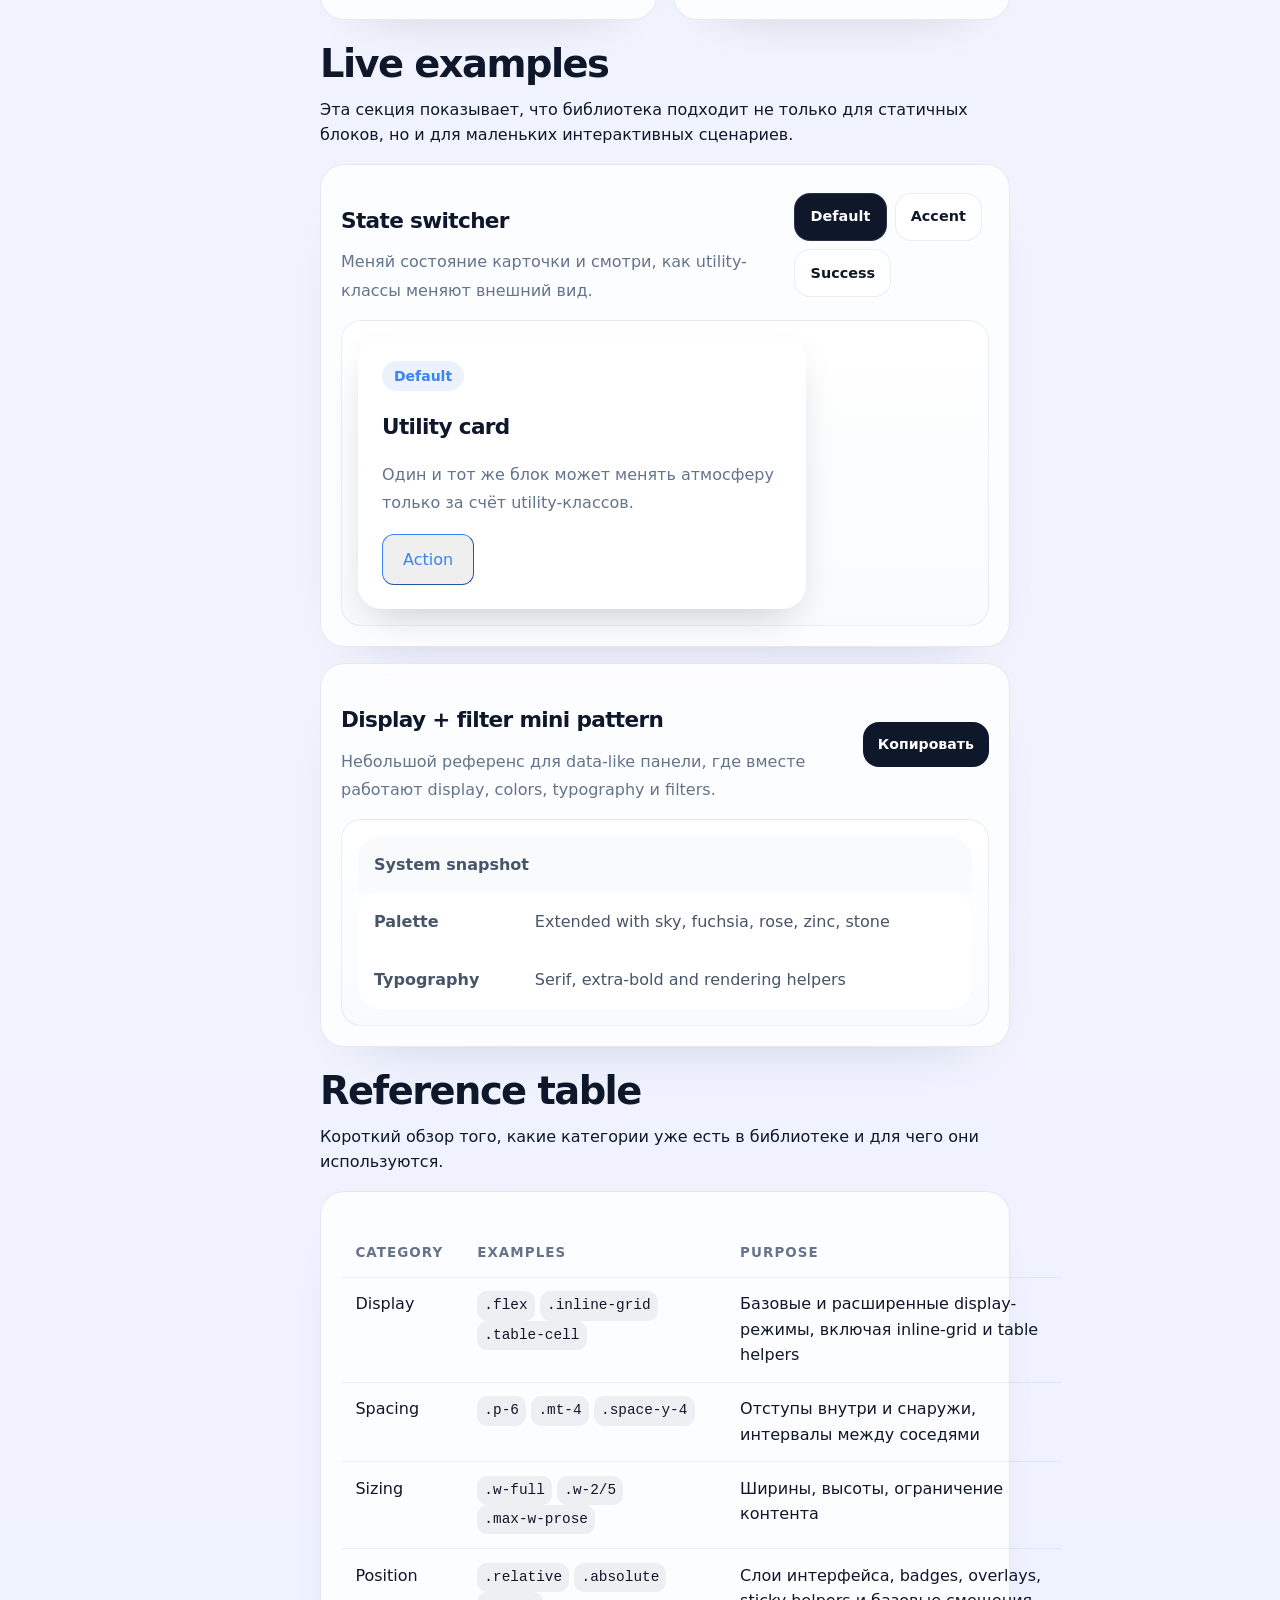
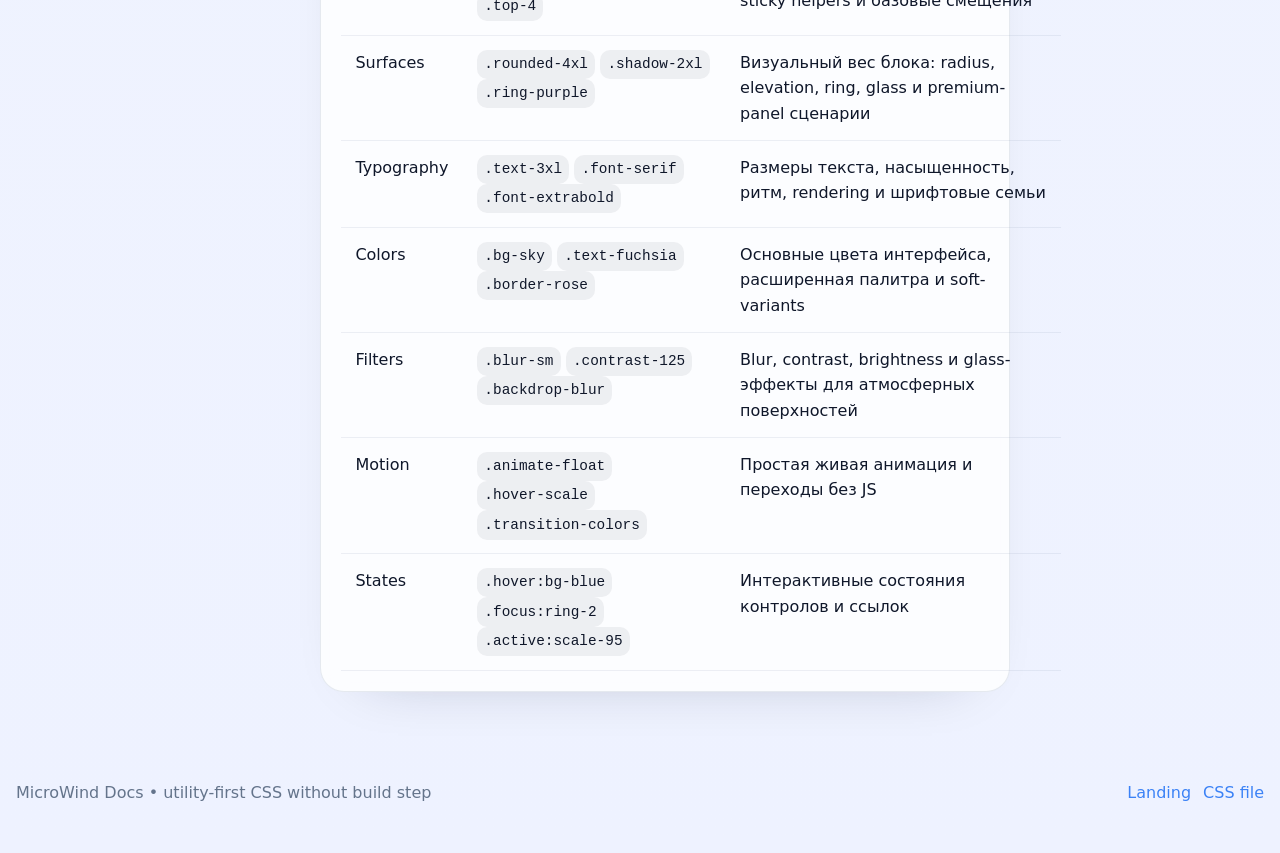
<file: docs.html>
<!DOCTYPE html>
<html lang="ru">
<head>
  <meta charset="UTF-8">
  <meta name="viewport" content="width=device-width, initial-scale=1.0">

  <!-- Ключевые слова -->
  <meta name="keywords" content="Степан Кислин, css фреймворк, microwind, MicroWind, CSS MicroWind, css, library css, css framework, microwind docs, docs, css docs, microwind css docs ">

  <!-- Автор -->
  <meta name="author" content="Степан Кислин">

  <!-- Open Graph (для соцсетей: Telegram, VK, LinkedIn и др.) -->
  <meta property="og:title" content="MicroWind" />
  <meta property="og:description" content="Лёгкая utility-first CSS-библиотека без сборки, зависимостей и лишней магии.">
  <meta property="og:type" content="website">
  <meta property="og:url" content="https://stepankislin.github.io/microwind/">
  <meta property="og:image" content="https://stepankislin.github.io/microwind/assets/img/logo.png">
  <meta property="og:locale" content="ru_RU">

  <title>MicroWind Docs — Utility-first документация</title>
  <meta name="description" content="Документация MicroWind CSS: установка, display, spacing, layout, sizing, position, surfaces, colors, typography, filters, states, responsive utilities и готовые паттерны.">
  <link rel="stylesheet" href="microwind.css">
  <link rel="icon" type="image/png" href="assets/img/logo.png">
  <style>
    html {
      scroll-padding-top: 5.75rem;
    }

    :root {
      --docs-bg: #f6f7fb;
      --docs-panel: rgba(255, 255, 255, 0.8);
      --docs-border: rgba(148, 163, 184, 0.22);
      --docs-text: #0f172a;
      --docs-muted: #64748b;
      --docs-brand-a: #0ea5e9;
      --docs-brand-b: #f97316;
      --docs-brand-c: #8b5cf6;
      --docs-code: #0f172a;
    }

    body {
      background:
        radial-gradient(circle at top left, rgba(14, 165, 233, 0.16), transparent 28%),
        radial-gradient(circle at top right, rgba(249, 115, 22, 0.14), transparent 28%),
        linear-gradient(180deg, #ffffff 0%, var(--docs-bg) 48%, #eef2ff 100%);
      color: var(--docs-text);
    }

    .docs-shell {
      min-height: 100vh;
    }

    .docs-topbar {
      position: sticky;
      top: 0;
      z-index: 60;
      backdrop-filter: blur(16px);
      background: rgba(255, 255, 255, 0.76);
      border-bottom: 1px solid var(--docs-border);
    }

    .docs-container {
      width: min(1380px, calc(100% - 2rem));
      margin: 0 auto;
    }

    .docs-brand {
      display: inline-flex;
      align-items: center;
      gap: 0.9rem;
      font-weight: 900;
      letter-spacing: -0.03em;
    }

    .docs-mark {
      width: 44px;
      height: 44px;
      display: inline-flex;
      align-items: center;
      justify-content: center;
      color: #fff;
      border-radius: 14px;
      background: linear-gradient(135deg, var(--docs-brand-a), var(--docs-brand-b), var(--docs-brand-c));
      box-shadow: 0 18px 34px -18px rgba(14, 165, 233, 0.55);
    }

    .docs-layout {
      display: grid;
      grid-template-columns: 280px minmax(0, 1fr) 230px;
      gap: 1.5rem;
      padding: 1.5rem 0 3rem;
      align-items: start;
    }

    .docs-sidebar,
    .docs-toc,
    .docs-hero,
    .docs-card,
    .docs-demo,
    .docs-table-wrap,
    .docs-callout {
      background: var(--docs-panel);
      border: 1px solid var(--docs-border);
      backdrop-filter: blur(12px);
      box-shadow: 0 24px 60px -48px rgba(15, 23, 42, 0.32);
    }

    .docs-sidebar,
    .docs-toc {
      position: sticky;
      top: 88px;
      border-radius: 24px;
      padding: 1rem;
      max-height: calc(100vh - 108px);
      overflow: auto;
    }

    .docs-main {
      min-width: 0;
    }

    .docs-hero {
      border-radius: 28px;
      padding: 1.6rem;
      margin-bottom: 1.5rem;
      position: relative;
      overflow: hidden;
    }

    .docs-hero::before {
      content: "";
      position: absolute;
      inset: auto -80px -120px auto;
      width: 260px;
      height: 260px;
      border-radius: 9999px;
      background: radial-gradient(circle, rgba(139, 92, 246, 0.18), transparent 60%);
      pointer-events: none;
    }

    .docs-kicker {
      display: inline-flex;
      align-items: center;
      gap: 0.55rem;
      padding: 0.45rem 0.8rem;
      border-radius: 9999px;
      background: rgba(14, 165, 233, 0.08);
      color: #0369a1;
      font-size: 0.8rem;
      font-weight: 800;
      text-transform: uppercase;
      letter-spacing: 0.08em;
    }

    .docs-hero h1 {
      font-size: clamp(2.5rem, 5vw, 4.8rem);
      line-height: 0.98;
      letter-spacing: -0.05em;
      margin-top: 1rem;
      margin-bottom: 1rem;
    }

    .docs-hero h1 span {
      background: linear-gradient(90deg, var(--docs-brand-a), var(--docs-brand-c), var(--docs-brand-b));
      -webkit-background-clip: text;
      background-clip: text;
      color: transparent;
    }

    .docs-hero p,
    .docs-card p,
    .docs-demo p,
    .docs-callout p,
    .docs-table-wrap p {
      color: var(--docs-muted);
      line-height: 1.78;
    }

    .docs-actions {
      display: flex;
      flex-wrap: wrap;
      gap: 0.8rem;
      margin-top: 1.5rem;
    }

    .docs-btn,
    .copy-btn,
    .demo-toggle {
      border: none;
      cursor: pointer;
      border-radius: 16px;
      font-weight: 700;
      transition: transform 0.2s ease, box-shadow 0.2s ease, background-color 0.2s ease, color 0.2s ease, border-color 0.2s ease;
    }

    .docs-btn:hover,
    .copy-btn:hover,
    .demo-toggle:hover {
      transform: translateY(-2px);
    }

    .docs-btn {
      display: inline-flex;
      align-items: center;
      justify-content: center;
      padding: 0.95rem 1.2rem;
      background: #0f172a;
      color: #fff;
    }

    .docs-btn.alt {
      background: #fff;
      color: #0f172a;
      border: 1px solid var(--docs-border);
    }

    .docs-nav-title,
    .docs-toc-title {
      font-size: 0.88rem;
      text-transform: uppercase;
      letter-spacing: 0.09em;
      color: var(--docs-muted);
      margin-bottom: 0.85rem;
      font-weight: 800;
    }

    .docs-nav-group + .docs-nav-group {
      margin-top: 1rem;
      padding-top: 1rem;
      border-top: 1px solid rgba(148, 163, 184, 0.14);
    }

    .docs-nav-group strong {
      display: block;
      margin-bottom: 0.6rem;
      font-size: 0.98rem;
    }

    .docs-nav-group a,
    .docs-toc a {
      display: block;
      padding: 0.45rem 0.65rem;
      border-radius: 12px;
      color: var(--docs-muted);
      font-size: 0.95rem;
    }

    .docs-nav-group a:hover,
    .docs-toc a:hover,
    .docs-nav-group a.active,
    .docs-toc a.active {
      background: rgba(14, 165, 233, 0.08);
      color: #0f172a;
    }

    .docs-section {
      margin-top: 1.5rem;
    }

    .docs-section h2 {
      font-size: clamp(1.9rem, 3vw, 3rem);
      line-height: 1.05;
      letter-spacing: -0.04em;
      margin-bottom: 0.8rem;
    }

    .docs-section h3 {
      font-size: 1.35rem;
      letter-spacing: -0.03em;
      margin-bottom: 0.6rem;
      margin-top: 1.2rem;
    }

    .docs-grid {
      display: grid;
      grid-template-columns: repeat(2, minmax(0, 1fr));
      gap: 1rem;
      margin-top: 1rem;
    }

    .docs-card,
    .docs-demo,
    .docs-table-wrap,
    .docs-callout {
      border-radius: 24px;
      padding: 1.25rem;
      margin-top: 1rem;
    }

    .docs-demo-header {
      display: flex;
      align-items: center;
      justify-content: space-between;
      gap: 1rem;
      margin-bottom: 0.9rem;
    }

    .docs-demo-stage {
      border-radius: 20px;
      background: linear-gradient(180deg, rgba(255, 255, 255, 0.92), rgba(248, 250, 252, 0.92));
      border: 1px solid rgba(148, 163, 184, 0.18);
      padding: 1rem;
      margin-top: 0.9rem;
    }

    .code-block {
      background: var(--docs-code);
      color: #d8e6ff;
      border-radius: 20px;
      padding: 1rem;
      font-family: "SFMono-Regular", Consolas, monospace;
      font-size: 0.92rem;
      line-height: 1.75;
      overflow-x: auto;
      border: 1px solid rgba(148, 163, 184, 0.18);
    }

    .copy-btn {
      padding: 0.7rem 0.95rem;
      background: #0f172a;
      color: #fff;
      font-size: 0.88rem;
    }

    .copy-btn.copied {
      background: #059669;
    }

    .docs-table {
      width: 100%;
      border-collapse: collapse;
      min-width: 720px;
      margin-top: 1rem;
    }

    .docs-table th,
    .docs-table td {
      text-align: left;
      padding: 0.85rem 0.9rem;
      border-bottom: 1px solid rgba(148, 163, 184, 0.16);
      vertical-align: top;
    }

    .docs-table th {
      font-size: 0.84rem;
      color: var(--docs-muted);
      text-transform: uppercase;
      letter-spacing: 0.08em;
    }

    .token {
      display: inline-flex;
      align-items: center;
      padding: 0.2rem 0.45rem;
      border-radius: 10px;
      background: rgba(15, 23, 42, 0.06);
      font-family: "SFMono-Regular", Consolas, monospace;
      font-size: 0.9rem;
    }

    .swatch-grid {
      display: grid;
      grid-template-columns: repeat(4, minmax(0, 1fr));
      gap: 0.8rem;
      margin-top: 1rem;
    }

    .swatch {
      border-radius: 18px;
      overflow: hidden;
      border: 1px solid rgba(148, 163, 184, 0.18);
      background: #fff;
    }

    .swatch-color {
      height: 92px;
    }

    .swatch-meta {
      padding: 0.85rem;
      font-size: 0.9rem;
      line-height: 1.5;
    }

    .callout-warning {
      border-color: rgba(249, 115, 22, 0.28);
      background: rgba(255, 247, 237, 0.85);
    }

    .pattern-list {
      display: grid;
      gap: 0.75rem;
      margin-top: 1rem;
    }

    .pattern-item {
      padding: 1rem;
      border-radius: 18px;
      background: rgba(255, 255, 255, 0.78);
      border: 1px solid rgba(148, 163, 184, 0.16);
    }

    .demo-toggle {
      padding: 0.72rem 0.95rem;
      background: rgba(255, 255, 255, 0.88);
      color: #0f172a;
      border: 1px solid rgba(148, 163, 184, 0.2);
      font-size: 0.9rem;
    }

    .demo-toggle.active {
      background: #0f172a;
      color: #fff;
    }

    .status-badge {
      display: inline-flex;
      align-items: center;
      gap: 0.45rem;
      padding: 0.4rem 0.65rem;
      border-radius: 9999px;
      background: rgba(16, 185, 129, 0.12);
      color: #047857;
      font-weight: 700;
      font-size: 0.82rem;
    }

    .footer {
      padding: 2.5rem 0 3rem;
      color: var(--docs-muted);
    }

    @media (max-width: 1180px) {
      .docs-layout {
        grid-template-columns: 260px minmax(0, 1fr);
      }

      .docs-toc {
        display: none;
      }
    }

    @media (max-width: 920px) {
      .docs-layout {
        grid-template-columns: 1fr;
      }

      .docs-sidebar {
        position: static;
        max-height: none;
      }

      .docs-grid,
      .swatch-grid {
        grid-template-columns: 1fr;
      }
    }

    @media (max-width: 640px) {
      .docs-actions {
        flex-direction: column;
      }

      .docs-btn,
      .copy-btn,
      .demo-toggle {
        width: 100%;
      }
    }
  </style>
</head>
<body>
  <div class="docs-shell">
    <header class="docs-topbar">
      <div class="docs-container flex items-center justify-between py-4 gap-4 flex-wrap">
        <a href="index.html" class="docs-brand">
          <span class="docs-mark">M</span>
          <span>
            <span class="block text-xl">MicroWind Docs</span>
            <span class="block text-sm text-gray-500 font-medium">utility-first reference</span>
          </span>
        </a>

        <div class="flex items-center gap-3 flex-wrap">
          <a href="index.html" class="docs-btn alt">На главную</a>
          <a href="microwind.css" download="microwind.css" class="docs-btn">Скачать CSS</a>
        </div>
      </div>
    </header>

    <div class="docs-container docs-layout">
      <aside class="docs-sidebar">
        <div class="docs-nav-title">Browse docs</div>

        <div class="docs-nav-group">
          <strong>Getting started</strong>
          <a href="#introduction">Introduction</a>
          <a href="#install">Install</a>
          <a href="#principles">Principles</a>
        </div>

        <div class="docs-nav-group">
          <strong>Utilities</strong>
          <a href="#spacing">Spacing</a>
          <a href="#layout">Layout</a>
          <a href="#sizing">Sizing</a>
          <a href="#position">Position</a>
          <a href="#display">Display</a>
          <a href="#surfaces">Surfaces</a>
          <a href="#colors">Colors</a>
          <a href="#typography">Typography</a>
          <a href="#filters">Filters</a>
          <a href="#motion">Motion</a>
          <a href="#states">States</a>
          <a href="#responsive">Responsive</a>
        </div>

        <div class="docs-nav-group">
          <strong>Patterns</strong>
          <a href="#utilities-recipes">Utility Recipes</a>
          <a href="#composition">Composition</a>
          <a href="#recipes">Recipes</a>
          <a href="#playground-docs">Live examples</a>
          <a href="#reference">Reference table</a>
        </div>
      </aside>

      <main class="docs-main">
        <section class="docs-hero" id="introduction">
          <div class="docs-kicker">
            <span>v1.4</span>
            <span>reference</span>
            <span>github pages ready</span>
          </div>
          <h1>Документация <span>MicroWind CSS</span></h1>
          <p>
            Отдельная docs-страница по принципу Bootstrap: боковая навигация, оглавление, примеры, таблицы и живые демо для utility-классов.
            Здесь можно быстро понять философию библиотеки, найти нужный класс и скопировать готовый паттерн.
          </p>
          <div class="docs-actions">
            <a href="#install" class="docs-btn">Быстрый старт</a>
            <a href="#reference" class="docs-btn alt">Смотреть reference</a>
          </div>
        </section>

        <section class="docs-section" id="install">
          <h2>Install</h2>
          <p>MicroWind не требует build-процесса. В базовом сценарии достаточно подключить один CSS-файл и сразу получить расширенный utility-набор для display, layout, spacing, sizing, position, surfaces, colors, typography, filters и states.</p>

          <div class="docs-grid">
            <article class="docs-card">
              <div class="status-badge mb-4">Local file</div>
              <h3>Локальное подключение</h3>
              <p>Подходит для статических сайтов, прототипов, лендингов и HTML-макетов.</p>
              <div class="code-block mt-4">&lt;link rel="stylesheet" href="./microwind.css"&gt;</div>
              <button class="copy-btn mt-4" data-code='<link rel="stylesheet" href="./microwind.css">'>Копировать</button>
            </article>

            <article class="docs-card">
              <div class="status-badge mb-4">HTTPS</div>
              <h3>Подключение через GitHub Pages</h3>
              <p>После деплоя CSS можно использовать как внешний ресурс по HTTPS.</p>
              <div class="code-block mt-4" id="docs-https-snippet">&lt;link rel="stylesheet" href="https://stepankislin.github.io/microwind/microwind.css"&gt;</div>
              <button class="copy-btn mt-4" id="docs-copy-https">Копировать</button>
            </article>
          </div>
        </section>

        <section class="docs-section" id="principles">
          <h2>Principles</h2>
          <div class="docs-callout callout-warning">
            <p><strong>Идея библиотеки:</strong> каждый класс делает одно предсказуемое действие. Вместо написания кастомных компонентов ты собираешь интерфейс из коротких utility-слоёв.</p>
          </div>

          <div class="pattern-list">
            <div class="pattern-item"><strong>Atomic composition.</strong> Комбинируй `.flex`, `.gap-4`, `.p-6`, `.rounded-2xl`, `.shadow` и получай готовый блок.</div>
            <div class="pattern-item"><strong>Zero build.</strong> Всё работает как обычный CSS-файл, без npm, PostCSS, Sass или bundler.</div>
            <div class="pattern-item"><strong>Readable naming.</strong> Имена классов близки к привычным utility-framework паттернам и легко читаются прямо в HTML.</div>
          </div>
        </section>

        <section class="docs-section" id="spacing">
          <h2>Spacing</h2>
          <p>В `v1.4` spacing-система остаётся основой библиотеки: теперь её удобно комбинировать с более широким display/layout API, sizing, surfaces, typography utilities, filters и расширенной палитрой цветов.</p>

          <div class="docs-demo">
            <div class="docs-demo-header">
              <div>
                <h3>Padding, Margin, Space</h3>
                <p>Ниже показаны основные группы spacing-классов.</p>
              </div>
              <button class="copy-btn" data-code=".p-6 .px-8 .py-4 .mt-4 .mx-auto .space-y-4">Копировать набор</button>
            </div>

            <div class="docs-table-wrap">
              <div class="docs-table-wrap">
                <table class="docs-table">
                  <thead>
                    <tr>
                      <th>Group</th>
                      <th>Examples</th>
                      <th>Use case</th>
                    </tr>
                  </thead>
                  <tbody>
                    <tr>
                      <td><span class="token">p-*</span></td>
                      <td><span class="token">p-4</span> <span class="token">px-6</span> <span class="token">py-8</span></td>
                      <td>Внутренние отступы карточек, контейнеров, кнопок</td>
                    </tr>
                    <tr>
                      <td><span class="token">m-*</span></td>
                      <td><span class="token">mt-4</span> <span class="token">mb-8</span> <span class="token">mx-auto</span></td>
                      <td>Вертикальные отступы между секциями и центровка блоков</td>
                    </tr>
                    <tr>
                      <td><span class="token">space-*</span></td>
                      <td><span class="token">space-y-4</span> <span class="token">space-x-2</span></td>
                      <td>Быстрый ритм внутри списков и горизонтальных рядов</td>
                    </tr>
                    <tr>
                      <td><span class="token">-m*</span></td>
                      <td><span class="token">-mt-4</span> <span class="token">-ml-2</span></td>
                      <td>Небольшие перекрытия, декоративные смещения, badge-overlap</td>
                    </tr>
                  </tbody>
                </table>
              </div>
            </div>

            <div class="docs-demo-stage">
              <div class="p-6 rounded-3xl bg-white shadow space-y-4 max-w-md">
                <div class="bg-blue-10 text-blue px-3 py-1 rounded-full inline-block text-sm font-semibold">Spacing demo</div>
                <div class="space-y-2">
                  <div class="h-4 w-1/2 rounded-full bg-gray-300"></div>
                  <div class="h-4 w-full rounded-full bg-gray-200"></div>
                  <div class="h-4 w-4/5 rounded-full bg-gray-200"></div>
                </div>
              </div>
            </div>
          </div>
        </section>

        <section class="docs-section" id="layout">
          <h2>Layout</h2>
          <p>Библиотека покрывает типовые layout-сценарии: flex, grid, widths, heights, alignment, ordering, basis и container-like ограничения через `max-w-*`.</p>

          <div class="docs-grid">
            <article class="docs-card">
              <h3>Flex row</h3>
              <div class="code-block mt-4">&lt;div class="flex items-center justify-between gap-4"&gt;...&lt;/div&gt;</div>
              <div class="docs-demo-stage">
                <div class="flex items-center justify-between gap-4">
                  <div class="flex items-center gap-3">
                    <div class="w-12 h-12 rounded-xl bg-cyan"></div>
                    <div class="w-24 h-4 rounded-full bg-gray-300"></div>
                  </div>
                  <div class="w-20 h-10 rounded-xl bg-orange"></div>
                </div>
              </div>
            </article>

            <article class="docs-card">
              <h3>Grid columns</h3>
              <div class="code-block mt-4">&lt;div class="grid grid-cols-3 gap-4"&gt;...&lt;/div&gt;</div>
              <div class="docs-demo-stage">
                <div class="grid grid-cols-3 gap-4">
                  <div class="h-20 rounded-2xl bg-blue"></div>
                  <div class="h-20 rounded-2xl bg-indigo"></div>
                  <div class="h-20 rounded-2xl bg-purple"></div>
                </div>
              </div>
            </article>
          </div>
        </section>

        <section class="docs-section" id="sizing">
          <h2>Sizing</h2>
          <p>Размерные utility-классы помогают быстрее собирать hero-сетки, media blocks, dashboards и контентные контейнеры. В `v1.4` сюда входят дополнительные фракции ширины, `max-w-prose`, screen-based ограничения и более крупные size-токены.</p>

          <div class="docs-grid">
            <article class="docs-card">
              <h3>Width scale</h3>
              <div class="code-block mt-4">.w-1/5 .w-2/5 .w-3/5 .w-4/5 .w-full .w-fit</div>
              <div class="docs-demo-stage space-y-3">
                <div class="h-4 w-1/5 rounded-full bg-blue"></div>
                <div class="h-4 w-2/5 rounded-full bg-sky"></div>
                <div class="h-4 w-3/5 rounded-full bg-indigo"></div>
                <div class="h-4 w-4/5 rounded-full bg-purple"></div>
              </div>
            </article>

            <article class="docs-card">
              <h3>Readable containers</h3>
              <div class="code-block mt-4">.max-w-prose .max-w-screen-md .container-lg</div>
              <div class="docs-demo-stage">
                <div class="max-w-prose p-5 rounded-3xl bg-white shadow">
                  <div class="text-sm uppercase tracking-widest text-gray-500 mb-2">Readable width</div>
                  <p class="text-gray-600">Контентные блоки с `max-w-prose` удобны для статей, changelog-секций, case studies и документации.</p>
                </div>
              </div>
            </article>
          </div>
        </section>

        <section class="docs-section" id="position">
          <h2>Position</h2>
          <p>Position-слой нужен для sticky navigation, floating badges, hero overlays и составных card layouts. В библиотеке есть `relative`, `absolute`, `sticky`, `inset-*`, auto-позиции и базовые смещения.</p>

          <div class="docs-grid">
            <article class="docs-card">
              <h3>Layered badge</h3>
              <div class="code-block mt-4">.relative .absolute .top-4 .right-4 .z-10 .-translate-y-1</div>
              <div class="docs-demo-stage">
                <div class="relative p-6 rounded-3xl bg-white shadow max-w-sm">
                  <div class="absolute top-4 right-4 z-10 bg-emerald-10 text-emerald px-3 py-1 rounded-full text-sm font-semibold">Live</div>
                  <div class="font-extrabold text-slate text-xl tracking-tight">Floating label</div>
                  <p class="mt-3 text-gray-600">Позиционирование помогает собирать метки, угловые actions и декоративные слои без отдельного CSS.</p>
                </div>
              </div>
            </article>

            <article class="docs-card">
              <h3>Sticky patterns</h3>
              <div class="code-block mt-4">.sticky .top-0 .z-50 .backdrop-blur</div>
              <div class="docs-demo-stage">
                <div class="p-4 rounded-3xl bg-white border border-gray-200">
                  <div class="sticky top-0 z-10 p-3 rounded-2xl bg-gray-50 border border-gray-200 backdrop-blur">Sticky helper reference</div>
                  <div class="mt-4 space-y-2 text-gray-600">
                    <p>Используется для компактных subnav, sidebars и action bars.</p>
                    <p>Сочетание `sticky`, `top-*` и `z-*` перекрывает большинство базовых интерфейсных задач.</p>
                  </div>
                </div>
              </div>
            </article>
          </div>
        </section>

        <section class="docs-section" id="display">
          <h2>Display</h2>
          <p>В `v1.4` display-слой покрывает больше реальных UI-сценариев: `inline-grid`, `table`, `inline-table`, `table-row`, `table-cell`, `table-caption`, `table-column`, `flow-root`, `list-item`, `contents`, а также дополнительные flex/grid helper-классы.</p>

          <div class="docs-grid">
            <article class="docs-card">
              <h3>Display modes</h3>
              <div class="code-block mt-4">.block .inline-block .inline-flex .inline-grid .table .table-row .table-cell .flow-root .contents</div>
              <div class="docs-demo-stage space-y-4">
                <div class="inline-grid grid-cols-3 gap-2 p-3 rounded-2xl bg-gray-50">
                  <div class="w-8 h-8 rounded-lg bg-blue"></div>
                  <div class="w-8 h-8 rounded-lg bg-sky"></div>
                  <div class="w-8 h-8 rounded-lg bg-fuchsia"></div>
                </div>
                <div class="table w-full border border-gray-200 rounded-xl overflow-hidden">
                  <div class="table-row">
                    <div class="table-cell p-3 border-b border-gray-200 font-semibold">Cell A</div>
                    <div class="table-cell p-3 border-b border-gray-200 text-gray-600">Cell B</div>
                  </div>
                </div>
              </div>
            </article>

            <article class="docs-card">
              <h3>Flex & grid helpers</h3>
              <div class="code-block mt-4">.flex-col-reverse .flex-wrap-reverse .basis-1/2 .order-first .place-items-center .justify-items-center</div>
              <div class="docs-demo-stage grid place-items-center">
                <div class="flex flex-wrap-reverse gap-3 max-w-sm">
                  <div class="basis-1/2 p-4 rounded-2xl bg-sky-10 text-sky font-semibold">Basis 1/2</div>
                  <div class="order-first p-4 rounded-2xl bg-orange-10 text-orange font-semibold">Order first</div>
                  <div class="p-4 rounded-2xl bg-emerald-10 text-emerald font-semibold">Wrap reverse</div>
                </div>
              </div>
            </article>
          </div>
        </section>

        <section class="docs-section" id="surfaces">
          <h2>Surfaces</h2>
          <p>Surface-утилиты отвечают за визуальный вес блока: radius, border, shadow, ring, opacity и glass-like эффекты. Это особенно важно для коммерческих лендингов, product cards, pricing sections и overlay-панелей.</p>

          <div class="docs-grid">
            <article class="docs-card">
              <h3>Elevation</h3>
              <div class="code-block mt-4">.rounded-4xl .shadow-2xl .ring-purple .opacity-95</div>
              <div class="docs-demo-stage">
                <div class="p-6 rounded-4xl bg-white shadow-2xl ring-purple opacity-95 max-w-sm">
                  <div class="text-sm uppercase tracking-widest text-purple mb-2">Premium surface</div>
                  <div class="font-extrabold text-slate tracking-tight text-2xl">Elevated card</div>
                  <p class="mt-3 text-gray-600">Подходит для hero highlights, KPI cards и product storytelling sections.</p>
                </div>
              </div>
            </article>

            <article class="docs-card">
              <h3>Glass layer</h3>
              <div class="code-block mt-4">.bg-white .backdrop-blur .border .border-slate .shadow-lg</div>
              <div class="docs-demo-stage">
                <div class="p-6 rounded-3xl bg-white backdrop-blur border border-slate shadow-lg">
                  <div class="text-sm uppercase tracking-widest text-slate mb-2">Glass layer</div>
                  <div class="font-serif font-extrabold text-2xl tracking-tight text-slate">Soft interface panel</div>
                  <p class="mt-3 text-gray-600">Используется для floating panels, marketing callouts и docs callout blocks.</p>
                </div>
              </div>
            </article>
          </div>
        </section>

        <section class="docs-section" id="colors">
          <h2>Colors</h2>
          <p>MicroWind использует набор переменных `--mw-*` и готовые `bg-*`, `text-*`, `border-*` классы. В `v1.4` палитра расширена: теперь есть `sky`, `fuchsia`, `rose`, `slate`, `zinc`, `stone` и больше soft color-вариантов.</p>

          <div class="swatch-grid">
            <article class="swatch">
              <div class="swatch-color bg-blue"></div>
              <div class="swatch-meta"><strong>Blue</strong><br><span class="token">.bg-blue</span> <span class="token">.text-blue</span></div>
            </article>
            <article class="swatch">
              <div class="swatch-color bg-indigo"></div>
              <div class="swatch-meta"><strong>Indigo</strong><br><span class="token">.bg-indigo</span> <span class="token">.text-indigo</span></div>
            </article>
            <article class="swatch">
              <div class="swatch-color bg-emerald"></div>
              <div class="swatch-meta"><strong>Emerald</strong><br><span class="token">.bg-emerald</span> <span class="token">.text-emerald</span></div>
            </article>
            <article class="swatch">
              <div class="swatch-color bg-orange"></div>
              <div class="swatch-meta"><strong>Orange</strong><br><span class="token">.bg-orange</span> <span class="token">.text-orange</span></div>
            </article>
            <article class="swatch">
              <div class="swatch-color bg-sky"></div>
              <div class="swatch-meta"><strong>Sky</strong><br><span class="token">.bg-sky</span> <span class="token">.text-sky</span></div>
            </article>
            <article class="swatch">
              <div class="swatch-color bg-fuchsia"></div>
              <div class="swatch-meta"><strong>Fuchsia</strong><br><span class="token">.bg-fuchsia</span> <span class="token">.text-fuchsia</span></div>
            </article>
            <article class="swatch">
              <div class="swatch-color bg-rose"></div>
              <div class="swatch-meta"><strong>Rose</strong><br><span class="token">.bg-rose</span> <span class="token">.text-rose</span></div>
            </article>
            <article class="swatch">
              <div class="swatch-color bg-slate"></div>
              <div class="swatch-meta"><strong>Slate</strong><br><span class="token">.bg-slate</span> <span class="token">.text-slate</span></div>
            </article>
          </div>

          <div class="docs-demo">
            <div class="docs-demo-header">
              <div>
                <h3>Soft colors and gradients</h3>
                <p>Эти utility-классы особенно хорошо работают в бейджах, hero-блоках, карточках и status-панелях.</p>
              </div>
              <button class="copy-btn" data-code=".bg-sky-10 .text-sky .bg-gradient-to-br .from-fuchsia .to-orange">Копировать</button>
            </div>
            <div class="docs-demo-stage flex flex-wrap gap-4 items-center">
              <span class="bg-blue-10 text-blue px-4 py-2 rounded-full font-semibold">Soft accent</span>
              <span class="bg-emerald-10 text-emerald px-4 py-2 rounded-full font-semibold">Success tone</span>
              <span class="bg-rose-10 text-rose px-4 py-2 rounded-full font-semibold">Rose tone</span>
              <span class="bg-sky-10 text-sky px-4 py-2 rounded-full font-semibold">Sky tone</span>
              <div class="w-24 h-24 rounded-3xl bg-gradient-to-br from-pink to-purple animate-float"></div>
            </div>
          </div>
        </section>

        <section class="docs-section" id="typography">
          <h2>Typography</h2>
          <p>Типографика в MicroWind строится из небольших composable-классов: размеры, веса, line-height, tracking, alignment и шрифтовые семьи. В `v1.4` набор стал заметно богаче за счёт `font-serif`, `font-extrabold`, `text-9xl`, `antialiased`, `subpixel-antialiased` и `line-clamp-*`.</p>

          <div class="docs-grid">
            <article class="docs-card">
              <h3>Scale and weight</h3>
              <p>Комбинируй размер и насыщенность прямо в HTML, чтобы быстро собирать заголовки, лиды и supporting text.</p>
              <div class="code-block mt-4">.text-2xl .text-4xl .text-9xl .font-semibold .font-extrabold .font-black</div>
              <div class="docs-demo-stage space-y-3">
                <div class="text-2xl font-semibold tracking-tight">Section heading</div>
                <div class="text-4xl font-extrabold tracking-tight">Hero heading</div>
                <div class="text-sm text-gray-500">Scale utilities помогают выстраивать иерархию без отдельного typography.css.</div>
              </div>
            </article>

            <article class="docs-card">
              <h3>Families and rendering</h3>
              <p>Можно смешивать системный sans, serif и mono, а также включать antialiasing для более аккуратной визуальной подачи.</p>
              <div class="code-block mt-4">.font-sans .font-serif .font-mono .antialiased .subpixel-antialiased</div>
              <div class="docs-demo-stage space-y-3">
                <div class="font-serif text-3xl font-extrabold tracking-tight antialiased text-slate">Editorial serif title</div>
                <div class="font-mono text-sm text-zinc subpixel-antialiased">font-mono for labels, snippets and UI metadata</div>
              </div>
            </article>
          </div>

          <div class="docs-demo">
            <div class="docs-demo-header">
              <div>
                <h3>Common typography recipe</h3>
                <p>Быстрый старт для expressive headline + supporting paragraph.</p>
              </div>
              <button class="copy-btn" data-code=".font-serif .font-extrabold .tracking-tight .text-4xl .text-gray-600">Копировать</button>
            </div>
            <div class="docs-demo-stage">
              <div class="max-w-2xl space-y-3">
                <h3 class="font-serif font-extrabold tracking-tight text-4xl text-slate antialiased">Typography without extra CSS files</h3>
                <p class="text-gray-600 leading-relaxed">Utility-first подход остаётся быстрым, но за счёт типографических классов интерфейс выглядит гораздо взрослее и выразительнее.</p>
              </div>
            </div>
          </div>
        </section>

        <section class="docs-section" id="filters">
          <h2>Filters</h2>
          <p>В `v1.4` доступны filter и backdrop-filter utilities для более атмосферных интерфейсов: `blur-*`, `brightness-*`, `contrast-*`, `grayscale`, `invert`, `sepia`, `saturate-*`, `backdrop-blur-*`, а также вспомогательные ring и shadow surface-утилиты.</p>

          <div class="docs-grid">
            <article class="docs-card">
              <h3>Element filters</h3>
              <p>Фильтры применяются прямо к элементу и помогают быстро менять восприятие декоративных блоков и медиа-плейсхолдеров.</p>
              <div class="code-block mt-4">.blur-sm .brightness-110 .contrast-125 .saturate-150 .sepia</div>
              <div class="docs-demo-stage flex items-center gap-4 flex-wrap">
                <div class="w-20 h-20 rounded-3xl bg-gradient-to-br from-fuchsia to-rose blur-sm"></div>
                <div class="w-20 h-20 rounded-3xl bg-gradient-to-br from-sky to-cyan brightness-110"></div>
                <div class="w-20 h-20 rounded-3xl bg-gradient-to-br from-orange to-yellow contrast-125"></div>
              </div>
            </article>

            <article class="docs-card">
              <h3>Backdrop filters</h3>
              <p>Backdrop utilities размывают фон позади панели. Это удобно для sticky navigation, floating cards и overlay-блоков.</p>
              <div class="code-block mt-4">.bg-white .backdrop-blur .border .border-fuchsia .contrast-125</div>
              <div class="docs-demo-stage">
                <div class="p-6 rounded-3xl bg-white backdrop-blur border border-fuchsia contrast-125">
                  <div class="text-sm uppercase tracking-widest text-fuchsia mb-2">Backdrop demo</div>
                  <div class="font-extrabold text-slate">Soft glass card</div>
                  <p class="mt-2 text-gray-600">Комбинируй backdrop blur с полупрозрачным фоном и контрастом для более дорогого визуального ощущения.</p>
                </div>
              </div>
            </article>
          </div>

          <div class="docs-callout">
            <p><strong>Практический совет:</strong> фильтры лучше использовать как акцент, а не как базовый стиль на всех элементах. Чаще всего достаточно одного `backdrop-blur` блока и 1-2 декоративных filtered-элементов в hero или карточке.</p>
          </div>
        </section>

        <section class="docs-section" id="motion">
          <h2>Motion</h2>
          <p>MicroWind уже содержит несколько простых motion-утилит: hover-scale, hover-grow, hover-shrink, hover-translate-y, animate-pulse, animate-spin и animate-float.</p>

          <div class="docs-demo" id="motion-demo">
            <div class="docs-demo-header">
              <div>
                <h3>Interactive motion lab</h3>
                <p>Нажми на кнопку и посмотри, как демонстрационный блок меняет набор utility-классов.</p>
              </div>
              <div class="flex gap-2 flex-wrap">
                <button class="demo-toggle active" data-demo="float">Float</button>
                <button class="demo-toggle" data-demo="pulse">Pulse</button>
                <button class="demo-toggle" data-demo="spin">Spin</button>
              </div>
            </div>
            <div class="docs-demo-stage flex justify-center">
              <div id="motion-target" class="w-32 h-32 rounded-3xl bg-gradient-to-br from-pink to-purple animate-float shadow-xl"></div>
            </div>
          </div>
        </section>

        <section class="docs-section" id="states">
          <h2>States</h2>
          <p>Состояния помогают быстрее собирать живые интерфейсы: наведение, фокус, активные нажатия, смена прозрачности, цвета и тени.</p>

          <div class="docs-grid">
            <article class="docs-card">
              <h3>Buttons</h3>
              <div class="docs-demo-stage flex gap-4 flex-wrap">
                <button class="border border-blue text-blue px-5 py-3 rounded-xl hover:bg-blue hover:text-white transition-colors cursor-pointer">Hover fill</button>
                <button class="bg-gray-900 text-white px-5 py-3 rounded-xl hover:opacity-90 active:scale-95 transition-all cursor-pointer">Active press</button>
              </div>
            </article>

            <article class="docs-card">
              <h3>Focus states</h3>
              <div class="docs-demo-stage">
                <input class="w-full px-4 py-3 rounded-xl border border-gray-300 focus:outline-none focus:ring-2 focus:ring-blue" value="Попробуй сфокусировать меня">
              </div>
            </article>
          </div>
        </section>

        <section class="docs-section" id="responsive">
          <h2>Responsive</h2>
          <p>В библиотеке есть набор `sm:*`, `md:*`, `lg:*` модификаторов для layout, spacing и typography. Этого достаточно, чтобы без отдельного CSS делать адаптивные секции и сетки.</p>

          <div class="docs-card">
            <h3>Пример responsive-шаблона</h3>
            <div class="code-block mt-4">&lt;section class="grid grid-cols-1 md:grid-cols-2 gap-6 px-4 md:px-12 py-8"&gt;...&lt;/section&gt;</div>
            <div class="docs-demo-stage">
              <div class="grid grid-cols-1 md:grid-cols-2 gap-4">
                <div class="p-6 rounded-2xl bg-white shadow">Колонка 1</div>
                <div class="p-6 rounded-2xl bg-white shadow">Колонка 2</div>
              </div>
            </div>
          </div>
        </section>

        <section class="docs-section" id="utilities-recipes">
          <h2>Utility Recipes</h2>
          <p>Ниже несколько готовых сочетаний для частых задач: readable article block, compact stat row, floating CTA и documentation callout. Такие recipes полезны как стартовые шаблоны для командной работы.</p>

          <div class="docs-grid">
            <article class="docs-card">
              <h3>Readable article</h3>
              <div class="code-block mt-4">.max-w-prose .font-serif .leading-relaxed .space-y-4</div>
              <div class="docs-demo-stage">
                <div class="max-w-prose space-y-3">
                  <div class="font-serif font-extrabold text-3xl tracking-tight text-slate">Readable article block</div>
                  <p class="text-gray-600 leading-relaxed">Удобный паттерн для editorial секций, статей, кейсов и длинных описаний продукта.</p>
                </div>
              </div>
            </article>

            <article class="docs-card">
              <h3>Compact stat row</h3>
              <div class="code-block mt-4">.flex .items-center .justify-between .p-4 .rounded-2xl .bg-white .shadow</div>
              <div class="docs-demo-stage">
                <div class="flex items-center justify-between p-4 rounded-2xl bg-white shadow">
                  <div>
                    <div class="text-xs uppercase tracking-widest text-gray-500">Conversion</div>
                    <div class="font-extrabold text-2xl tracking-tight text-slate">4.8%</div>
                  </div>
                  <div class="bg-emerald-10 text-emerald px-3 py-1 rounded-full text-sm font-semibold">+12%</div>
                </div>
              </div>
            </article>
          </div>
        </section>

        <section class="docs-section" id="composition">
          <h2>Composition</h2>
          <p>Самый быстрый способ работать с MicroWind: мыслить не компонентами, а слоями. Сначала выбирай display/layout, затем spacing, потом цвет, типографику и только после этого добавляй state или filter utilities.</p>

          <div class="docs-grid">
            <article class="docs-card">
              <h3>Recommended order</h3>
              <div class="pattern-list">
                <div class="pattern-item"><strong>1. Structure:</strong> <span class="token">.flex</span> <span class="token">.grid</span> <span class="token">.table</span> <span class="token">.w-full</span></div>
                <div class="pattern-item"><strong>2. Rhythm:</strong> <span class="token">.p-6</span> <span class="token">.gap-4</span> <span class="token">.space-y-3</span></div>
                <div class="pattern-item"><strong>3. Surface:</strong> <span class="token">.bg-white</span> <span class="token">.border</span> <span class="token">.rounded-2xl</span> <span class="token">.shadow</span></div>
                <div class="pattern-item"><strong>4. Tone:</strong> <span class="token">.text-slate</span> <span class="token">.font-extrabold</span> <span class="token">.bg-sky-10</span></div>
                <div class="pattern-item"><strong>5. Interaction:</strong> <span class="token">.hover:bg-blue</span> <span class="token">.transition-colors</span> <span class="token">.backdrop-blur</span></div>
              </div>
            </article>

            <article class="docs-card">
              <h3>Example stack</h3>
              <div class="code-block mt-4">&lt;article class="flex flex-col gap-4 p-6 rounded-3xl bg-white backdrop-blur border border-slate shadow"&gt;</div>
              <div class="docs-demo-stage">
                <article class="flex flex-col gap-4 p-6 rounded-3xl bg-white backdrop-blur border border-slate shadow">
                  <div class="bg-sky-10 text-sky px-3 py-1 rounded-full inline-block text-sm font-semibold">Composition</div>
                  <div class="font-serif font-extrabold text-3xl tracking-tight text-slate">Layered utility recipe</div>
                  <p class="text-gray-600">Такой порядок помогает быстрее собирать чистые и предсказуемые блоки, особенно когда utility-набор становится большим.</p>
                </article>
              </div>
            </article>
          </div>
        </section>

        <section class="docs-section" id="recipes">
          <h2>Recipes</h2>
          <p>Ниже несколько готовых комбинаций, которые удобно использовать как стартовые паттерны.</p>

          <div class="docs-grid">
            <article class="docs-card">
              <h3>Feature card</h3>
              <div class="code-block mt-4">.p-6 .rounded-3xl .bg-white .shadow-lg .space-y-4</div>
            </article>
            <article class="docs-card">
              <h3>Hero section</h3>
              <div class="code-block mt-4">.max-w-4xl .mx-auto .px-6 .py-12 .grid .md:grid-cols-2 .gap-6</div>
            </article>
            <article class="docs-card">
              <h3>Primary button</h3>
              <div class="code-block mt-4">.bg-blue .text-white .px-5 .py-3 .rounded-xl .hover:opacity-90 .transition</div>
            </article>
            <article class="docs-card">
              <h3>Outline button</h3>
              <div class="code-block mt-4">.border .border-blue .text-blue .hover:bg-blue .hover:text-white .transition-colors</div>
            </article>
          </div>
        </section>

        <section class="docs-section" id="playground-docs">
          <h2>Live examples</h2>
          <p>Эта секция показывает, что библиотека подходит не только для статичных блоков, но и для маленьких интерактивных сценариев.</p>

          <div class="docs-demo">
            <div class="docs-demo-header">
              <div>
                <h3>State switcher</h3>
                <p>Меняй состояние карточки и смотри, как utility-классы меняют внешний вид.</p>
              </div>
              <div class="flex gap-2 flex-wrap">
                <button class="demo-toggle active" data-card-state="default">Default</button>
                <button class="demo-toggle" data-card-state="accent">Accent</button>
                <button class="demo-toggle" data-card-state="success">Success</button>
              </div>
            </div>
            <div class="docs-demo-stage">
              <div id="state-card" class="p-6 rounded-3xl bg-white shadow-lg transition-all space-y-4 max-w-md">
                <span id="state-badge" class="bg-blue-10 text-blue px-3 py-1 rounded-full inline-block text-sm font-semibold">Default</span>
                <h3 class="text-2xl font-black tracking-tight">Utility card</h3>
                <p class="text-gray-600">Один и тот же блок может менять атмосферу только за счёт utility-классов.</p>
                <button id="state-button" class="border border-blue text-blue px-5 py-3 rounded-xl hover:bg-blue hover:text-white transition-colors cursor-pointer">Action</button>
              </div>
            </div>
          </div>

          <div class="docs-demo">
            <div class="docs-demo-header">
              <div>
                <h3>Display + filter mini pattern</h3>
                <p>Небольшой референс для data-like панели, где вместе работают display, colors, typography и filters.</p>
              </div>
              <button class="copy-btn" data-code=".table .table-row .table-cell .backdrop-blur .font-semibold .text-slate">Копировать</button>
            </div>
            <div class="docs-demo-stage">
              <div class="table w-full rounded-3xl overflow-hidden border border-slate bg-white backdrop-blur">
                <div class="table-caption p-4 bg-gray-50 text-slate font-semibold text-left">System snapshot</div>
                <div class="table-row">
                  <div class="table-cell p-4 border-t border-slate font-semibold text-slate">Palette</div>
                  <div class="table-cell p-4 border-t border-slate text-gray-600">Extended with sky, fuchsia, rose, zinc, stone</div>
                </div>
                <div class="table-row">
                  <div class="table-cell p-4 border-t border-slate font-semibold text-slate">Typography</div>
                  <div class="table-cell p-4 border-t border-slate text-gray-600">Serif, extra-bold and rendering helpers</div>
                </div>
              </div>
            </div>
          </div>
        </section>

        <section class="docs-section" id="reference">
          <h2>Reference table</h2>
          <p>Короткий обзор того, какие категории уже есть в библиотеке и для чего они используются.</p>

          <div class="docs-table-wrap">
            <table class="docs-table">
              <thead>
                <tr>
                  <th>Category</th>
                  <th>Examples</th>
                  <th>Purpose</th>
                </tr>
              </thead>
              <tbody>
                <tr>
                  <td>Display</td>
                  <td><span class="token">.flex</span> <span class="token">.inline-grid</span> <span class="token">.table-cell</span></td>
                  <td>Базовые и расширенные display-режимы, включая inline-grid и table helpers</td>
                </tr>
                <tr>
                  <td>Spacing</td>
                  <td><span class="token">.p-6</span> <span class="token">.mt-4</span> <span class="token">.space-y-4</span></td>
                  <td>Отступы внутри и снаружи, интервалы между соседями</td>
                </tr>
                <tr>
                  <td>Sizing</td>
                  <td><span class="token">.w-full</span> <span class="token">.w-2/5</span> <span class="token">.max-w-prose</span></td>
                  <td>Ширины, высоты, ограничение контента</td>
                </tr>
                <tr>
                  <td>Position</td>
                  <td><span class="token">.relative</span> <span class="token">.absolute</span> <span class="token">.top-4</span></td>
                  <td>Слои интерфейса, badges, overlays, sticky helpers и базовые смещения</td>
                </tr>
                <tr>
                  <td>Surfaces</td>
                  <td><span class="token">.rounded-4xl</span> <span class="token">.shadow-2xl</span> <span class="token">.ring-purple</span></td>
                  <td>Визуальный вес блока: radius, elevation, ring, glass и premium-panel сценарии</td>
                </tr>
                <tr>
                  <td>Typography</td>
                  <td><span class="token">.text-3xl</span> <span class="token">.font-serif</span> <span class="token">.font-extrabold</span></td>
                  <td>Размеры текста, насыщенность, ритм, rendering и шрифтовые семьи</td>
                </tr>
                <tr>
                  <td>Colors</td>
                  <td><span class="token">.bg-sky</span> <span class="token">.text-fuchsia</span> <span class="token">.border-rose</span></td>
                  <td>Основные цвета интерфейса, расширенная палитра и soft-variants</td>
                </tr>
                <tr>
                  <td>Filters</td>
                  <td><span class="token">.blur-sm</span> <span class="token">.contrast-125</span> <span class="token">.backdrop-blur</span></td>
                  <td>Blur, contrast, brightness и glass-эффекты для атмосферных поверхностей</td>
                </tr>
                <tr>
                  <td>Motion</td>
                  <td><span class="token">.animate-float</span> <span class="token">.hover-scale</span> <span class="token">.transition-colors</span></td>
                  <td>Простая живая анимация и переходы без JS</td>
                </tr>
                <tr>
                  <td>States</td>
                  <td><span class="token">.hover:bg-blue</span> <span class="token">.focus:ring-2</span> <span class="token">.active:scale-95</span></td>
                  <td>Интерактивные состояния контролов и ссылок</td>
                </tr>
              </tbody>
            </table>
          </div>
        </section>
      </main>

      <aside class="docs-toc">
        <div class="docs-toc-title">On this page</div>
        <a href="#introduction">Introduction</a>
        <a href="#install">Install</a>
        <a href="#principles">Principles</a>
        <a href="#spacing">Spacing</a>
        <a href="#layout">Layout</a>
        <a href="#sizing">Sizing</a>
        <a href="#position">Position</a>
        <a href="#display">Display</a>
        <a href="#surfaces">Surfaces</a>
        <a href="#colors">Colors</a>
        <a href="#typography">Typography</a>
        <a href="#filters">Filters</a>
        <a href="#motion">Motion</a>
        <a href="#states">States</a>
        <a href="#responsive">Responsive</a>
        <a href="#utilities-recipes">Utility Recipes</a>
        <a href="#composition">Composition</a>
        <a href="#recipes">Recipes</a>
        <a href="#playground-docs">Live examples</a>
        <a href="#reference">Reference table</a>
      </aside>
    </div>

    <footer class="footer">
      <div class="docs-container flex items-center justify-between gap-4 flex-wrap">
        <div>MicroWind Docs • utility-first CSS without build step</div>
        <div class="flex items-center gap-3 flex-wrap">
          <a href="index.html" class="text-blue">Landing</a>
          <a href="microwind.css" class="text-blue">CSS file</a>
        </div>
      </div>
    </footer>
  </div>

  <script>
    const copyButtons = document.querySelectorAll(".copy-btn");
    const docsHttpsSnippet = document.getElementById("docs-https-snippet");
    const docsCopyHttps = document.getElementById("docs-copy-https");
    const motionTarget = document.getElementById("motion-target");
    const stateCard = document.getElementById("state-card");
    const stateBadge = document.getElementById("state-badge");
    const stateButton = document.getElementById("state-button");
    const sidebarLinks = document.querySelectorAll(".docs-sidebar a, .docs-toc a");
    const sectionIds = ["introduction", "install", "principles", "spacing", "layout", "sizing", "position", "display", "surfaces", "colors", "typography", "filters", "motion", "states", "responsive", "utilities-recipes", "composition", "recipes", "playground-docs", "reference"];

    function resolveCssUrl() {
      const { protocol, host, pathname } = window.location;
      const isLocal = host.includes("localhost") || host.includes("127.0.0.1") || protocol === "file:";

      if (isLocal) {
        return "https://stepankislin.github.io/microwind/microwind.css";
      }

      const pathParts = pathname.split("/").filter(Boolean);
      if (host.endsWith("github.io") && pathParts.length > 0) {
        return `${protocol}//${host}/${pathParts[0]}/microwind.css`;
      }

      return `${protocol}//${host}/microwind.css`;
    }

    function attachCopy(button) {
      button.addEventListener("click", async () => {
        const code = button.dataset.code || "";
        try {
          await navigator.clipboard.writeText(code);
          const original = button.textContent;
          button.textContent = "Скопировано";
          button.classList.add("copied");
          setTimeout(() => {
            button.textContent = original;
            button.classList.remove("copied");
          }, 1400);
        } catch (error) {
          console.error("Copy failed", error);
        }
      });
    }

    function updateHttpsSnippet() {
      const linkTag = `<link rel="stylesheet" href="${resolveCssUrl()}">`;
      docsHttpsSnippet.textContent = linkTag;
      docsCopyHttps.dataset.code = linkTag;
    }

    function setMotion(mode) {
      motionTarget.className = "w-32 h-32 rounded-3xl bg-gradient-to-br from-pink to-purple shadow-xl";
      if (mode === "pulse") motionTarget.classList.add("animate-pulse");
      if (mode === "spin") motionTarget.classList.add("animate-spin");
      if (mode === "float") motionTarget.classList.add("animate-float");
    }

    function setCardState(mode) {
      stateCard.className = "p-6 rounded-3xl transition-all space-y-4 max-w-md";
      stateBadge.className = "px-3 py-1 rounded-full inline-block text-sm font-semibold";
      stateButton.className = "px-5 py-3 rounded-xl transition-colors cursor-pointer";

      if (mode === "accent") {
        stateCard.classList.add("bg-gradient-to-br", "from-white", "to-gray-50", "shadow-xl", "border", "border-blue");
        stateBadge.classList.add("bg-blue-10", "text-blue");
        stateBadge.textContent = "Accent";
        stateButton.classList.add("bg-blue", "text-white", "hover:opacity-90");
        return;
      }

      if (mode === "success") {
        stateCard.classList.add("bg-white", "shadow-lg", "border", "border-green");
        stateBadge.classList.add("bg-emerald-10", "text-emerald");
        stateBadge.textContent = "Success";
        stateButton.classList.add("bg-green", "text-white", "hover:bg-emerald");
        return;
      }

      stateCard.classList.add("bg-white", "shadow-lg");
      stateBadge.classList.add("bg-blue-10", "text-blue");
      stateBadge.textContent = "Default";
      stateButton.classList.add("border", "border-blue", "text-blue", "hover:bg-blue", "hover:text-white");
    }

    function setActiveLink(id) {
      sidebarLinks.forEach((link) => {
        const isActive = link.getAttribute("href") === `#${id}`;
        link.classList.toggle("active", isActive);
      });
    }

    copyButtons.forEach(attachCopy);
    updateHttpsSnippet();
    setMotion("float");
    setCardState("default");

    document.querySelectorAll("[data-demo]").forEach((button) => {
      button.addEventListener("click", () => {
        document.querySelectorAll("[data-demo]").forEach((item) => item.classList.remove("active"));
        button.classList.add("active");
        setMotion(button.dataset.demo);
      });
    });

    document.querySelectorAll("[data-card-state]").forEach((button) => {
      button.addEventListener("click", () => {
        document.querySelectorAll("[data-card-state]").forEach((item) => item.classList.remove("active"));
        button.classList.add("active");
        setCardState(button.dataset.cardState);
      });
    });

    const observer = new IntersectionObserver((entries) => {
      const visible = entries
        .filter((entry) => entry.isIntersecting)
        .sort((a, b) => b.intersectionRatio - a.intersectionRatio)[0];

      if (visible) {
        setActiveLink(visible.target.id);
      }
    }, { rootMargin: "-30% 0px -55% 0px", threshold: [0.1, 0.4, 0.7] });

    sectionIds.forEach((id) => {
      const section = document.getElementById(id);
      if (section) observer.observe(section);
    });
  </script>
</body>
</html>
</file>
<file: microwind.css>
/* === MICRO WIND CSS v1.4 === */
/* styles */
:root {
    --mw-s-0: 0px;
    --mw-s-1: 0.25rem;
    --mw-s-2: 0.5rem;
    --mw-s-3: 0.75rem;
    --mw-s-4: 1rem;
    --mw-s-5: 1.25rem;
    --mw-s-6: 1.5rem;
    --mw-s-7: 1.75rem;
    --mw-s-8: 2rem;
    --mw-s-9: 2.25rem;
    --mw-s-10: 2.5rem;
    --mw-s-12: 3rem;
    --mw-s-14: 3.5rem;
    --mw-s-16: 4rem;
    --mw-s-18: 4.5rem;
    --mw-s-20: 5rem;
    --mw-s-24: 6rem;
    --mw-s-32: 8rem;
    --mw-s-36: 9rem;
    --mw-white: #ffffff;
    --mw-black: #0f172a;
    --mw-slate: #475569;
    --mw-zinc: #52525b;
    --mw-stone: #57534e;
    --mw-gray-50: #f8fafc;
    --mw-gray-100: #f1f5f9;
    --mw-gray-200: #e2e8f0;
    --mw-gray-300: #cbd5e1;
    --mw-gray-400: #94a3b8;
    --mw-gray-500: #64748b;
    --mw-gray-600: #475569;
    --mw-gray-700: #334155;
    --mw-gray-800: #1e293b;
    --mw-gray-900: #0f172a;
    --mw-blue: #3b82f6;
    --mw-sky: #0ea5e9;
    --mw-indigo: #6366f1;
    --mw-violet: #8b5cf6;
    --mw-purple: #a855f7;
    --mw-fuchsia: #d946ef;
    --mw-pink: #ec4899;
    --mw-rose: #f43f5e;
    --mw-red: #ef4444;
    --mw-orange: #f97316;
    --mw-amber: #f59e0b;
    --mw-yellow: #eab308;
    --mw-lime: #84cc16;
    --mw-green: #22c55e;
    --mw-emerald: #10b981;
    --mw-teal: #14b8a6;
    --mw-cyan: #06b6d4;
    --mw-radius-sm: 0.25rem;
    --mw-radius-md: 0.375rem;
    --mw-radius-lg: 0.5rem;
    --mw-radius-xl: 0.75rem;
    --mw-radius-2xl: 1rem;
    --mw-radius-full: 9999px;
    --mw-shadow-sm: 0 1px 2px 0 rgb(15 23 42 / 0.08);
    --mw-shadow: 0 6px 18px -8px rgb(15 23 42 / 0.18);
    --mw-shadow-lg: 0 16px 40px -16px rgb(15 23 42 / 0.25);
    --mw-shadow-xl: 0 24px 50px -18px rgb(15 23 42 / 0.32);
    --mw-font-sans: ui-sans-serif, system-ui, -apple-system, "Segoe UI", Roboto, sans-serif;
    --mw-font-serif: ui-serif, Georgia, Cambria, "Times New Roman", Times, serif;
    --mw-font-mono: ui-monospace, SFMono-Regular, Menlo, Monaco, Consolas, monospace;
}
/* Standard values */
*, *::before, *::after { box-sizing: border-box; margin: 0; padding: 0; }
html { scroll-behavior: smooth; -webkit-font-smoothing: antialiased; }
body { font-family: var(--mw-font-sans); line-height: 1.6; color: var(--mw-gray-900); background: var(--mw-white); }
img, svg, video { max-width: 100%; height: auto; display: block; }
button, input, select, textarea { font: inherit; }
ul, ol { list-style: none; }
a { color: inherit; text-decoration: none; }

/* Display & Layout */
.block { display: block; } .inline-block { display: inline-block; } .inline { display: inline; } .list-item { display: list-item; }
.flex { display: flex; } .inline-flex { display: inline-flex; } .grid { display: grid; } .inline-grid { display: inline-grid; }
.hidden { display: none; } .contents { display: contents; } .flow-root { display: flow-root; }
.table { display: table; } .inline-table { display: inline-table; } .table-row { display: table-row; } .table-cell { display: table-cell; } .table-caption { display: table-caption; } .table-column { display: table-column; } .table-column-group { display: table-column-group; }
.flex-row { flex-direction: row; } .flex-col { flex-direction: column; } .flex-row-reverse { flex-direction: row-reverse; } .flex-col-reverse { flex-direction: column-reverse; }
.flex-wrap { flex-wrap: wrap; } .flex-nowrap { flex-wrap: nowrap; } .flex-wrap-reverse { flex-wrap: wrap-reverse; }
.flex-1 { flex: 1 1 0%; } .flex-auto { flex: 1 1 auto; } .flex-initial { flex: 0 1 auto; } .flex-none { flex: none; }
.basis-auto { flex-basis: auto; } .basis-full { flex-basis: 100%; } .basis-1\/2 { flex-basis: 50%; } .basis-1\/3 { flex-basis: 33.333333%; } .basis-2\/3 { flex-basis: 66.666667%; } .basis-1\/4 { flex-basis: 25%; }
.grow { flex-grow: 1; } .grow-0 { flex-grow: 0; } .shrink { flex-shrink: 1; } .shrink-0 { flex-shrink: 0; }
.order-1 { order: 1; } .order-2 { order: 2; } .order-3 { order: 3; } .order-first { order: -9999; } .order-last { order: 9999; } .order-none { order: 0; }
.justify-start { justify-content: flex-start; } .justify-center { justify-content: center; } .justify-end { justify-content: flex-end; }
.justify-between { justify-content: space-between; } .justify-around { justify-content: space-around; } .justify-evenly { justify-content: space-evenly; }
.justify-items-start { justify-items: start; } .justify-items-center { justify-items: center; } .justify-items-end { justify-items: end; } .justify-items-stretch { justify-items: stretch; }
.justify-self-start { justify-self: start; } .justify-self-center { justify-self: center; } .justify-self-end { justify-self: end; } .justify-self-stretch { justify-self: stretch; }
.items-start { align-items: flex-start; } .items-center { align-items: center; } .items-end { align-items: flex-end; } .items-stretch { align-items: stretch; } .items-baseline { align-items: baseline; }
.content-start { align-content: flex-start; } .content-center { align-content: center; } .content-end { align-content: flex-end; } .content-between { align-content: space-between; } .content-around { align-content: space-around; }
.self-start { align-self: flex-start; } .self-center { align-self: center; } .self-end { align-self: flex-end; } .self-stretch { align-self: stretch; } .self-auto { align-self: auto; }
.place-items-center { place-items: center; } .place-items-start { place-items: start; } .place-items-end { place-items: end; } .place-content-center { place-content: center; } .place-self-center { place-self: center; }
.grid-cols-1 { grid-template-columns: repeat(1, minmax(0, 1fr)); } .grid-cols-2 { grid-template-columns: repeat(2, minmax(0, 1fr)); } .grid-cols-3 { grid-template-columns: repeat(3, minmax(0, 1fr)); } .grid-cols-4 { grid-template-columns: repeat(4, minmax(0, 1fr)); } .grid-cols-5 { grid-template-columns: repeat(5, minmax(0, 1fr)); } .grid-cols-6 { grid-template-columns: repeat(6, minmax(0, 1fr)); } .grid-cols-12 { grid-template-columns: repeat(12, minmax(0, 1fr)); }
.auto-cols-fr { grid-auto-columns: minmax(0, 1fr); } .auto-rows-fr { grid-auto-rows: minmax(0, 1fr); } .grid-flow-row { grid-auto-flow: row; } .grid-flow-col { grid-auto-flow: column; }
.col-span-1 { grid-column: span 1 / span 1; } .col-span-2 { grid-column: span 2 / span 2; } .col-span-3 { grid-column: span 3 / span 3; } .col-span-4 { grid-column: span 4 / span 4; } .col-span-6 { grid-column: span 6 / span 6; } .col-span-full { grid-column: 1 / -1; }
.row-span-1 { grid-row: span 1 / span 1; } .row-span-2 { grid-row: span 2 / span 2; } .row-span-3 { grid-row: span 3 / span 3; }
.gap-0 { gap: var(--mw-s-0); } .gap-1 { gap: var(--mw-s-1); } .gap-2 { gap: var(--mw-s-2); } .gap-3 { gap: var(--mw-s-3); } .gap-4 { gap: var(--mw-s-4); } .gap-5 { gap: var(--mw-s-5); } .gap-6 { gap: var(--mw-s-6); } .gap-7 { gap: var(--mw-s-7); } .gap-8 { gap: var(--mw-s-8); } .gap-10 { gap: var(--mw-s-10); } .gap-12 { gap: var(--mw-s-12); } .gap-16 { gap: var(--mw-s-16); }
.row-gap-2 { row-gap: var(--mw-s-2); } .row-gap-4 { row-gap: var(--mw-s-4); } .row-gap-6 { row-gap: var(--mw-s-6); } .row-gap-8 { row-gap: var(--mw-s-8); }
.col-gap-2 { column-gap: var(--mw-s-2); } .col-gap-4 { column-gap: var(--mw-s-4); } .col-gap-6 { column-gap: var(--mw-s-6); } .col-gap-8 { column-gap: var(--mw-s-8); }
.space-x-1 > * + * { margin-left: var(--mw-s-1); } .space-x-2 > * + * { margin-left: var(--mw-s-2); } .space-x-3 > * + * { margin-left: var(--mw-s-3); } .space-x-4 > * + * { margin-left: var(--mw-s-4); } .space-x-5 > * + * { margin-left: var(--mw-s-5); } .space-x-6 > * + * { margin-left: var(--mw-s-6); } .space-x-8 > * + * { margin-left: var(--mw-s-8); }
.space-y-1 > * + * { margin-top: var(--mw-s-1); } .space-y-2 > * + * { margin-top: var(--mw-s-2); } .space-y-3 > * + * { margin-top: var(--mw-s-3); } .space-y-4 > * + * { margin-top: var(--mw-s-4); } .space-y-5 > * + * { margin-top: var(--mw-s-5); } .space-y-6 > * + * { margin-top: var(--mw-s-6); } .space-y-8 > * + * { margin-top: var(--mw-s-8); }

/* Position */
.static { position: static; } .relative { position: relative; } .absolute { position: absolute; } .fixed { position: fixed; } .sticky { position: sticky; }
.inset-auto { inset: auto; } .inset-x-auto { left: auto; right: auto; } .inset-y-auto { top: auto; bottom: auto; }
.top-0 { top: 0; } .top-1 { top: var(--mw-s-1); } .top-2 { top: var(--mw-s-2); } .top-4 { top: var(--mw-s-4); } .top-8 { top: var(--mw-s-8); }
.right-0 { right: 0; } .right-1 { right: var(--mw-s-1); } .right-2 { right: var(--mw-s-2); } .right-4 { right: var(--mw-s-4); } .right-8 { right: var(--mw-s-8); }
.bottom-0 { bottom: 0; } .bottom-1 { bottom: var(--mw-s-1); } .bottom-2 { bottom: var(--mw-s-2); } .bottom-4 { bottom: var(--mw-s-4); } .bottom-8 { bottom: var(--mw-s-8); }
.left-0 { left: 0; } .left-1 { left: var(--mw-s-1); } .left-2 { left: var(--mw-s-2); } .left-4 { left: var(--mw-s-4); } .left-8 { left: var(--mw-s-8); }
.inset-0 { inset: 0; } .inset-x-0 { left: 0; right: 0; } .inset-y-0 { top: 0; bottom: 0; }
.top-auto { top: auto; } .right-auto { right: auto; } .bottom-auto { bottom: auto; } .left-auto { left: auto; }
.-top-1 { top: calc(var(--mw-s-1) * -1); } .-top-2 { top: calc(var(--mw-s-2) * -1); } .-top-4 { top: calc(var(--mw-s-4) * -1); }
.container-sm { width: min(100%, 40rem); margin-left: auto; margin-right: auto; } .container-md { width: min(100%, 48rem); margin-left: auto; margin-right: auto; } .container-lg { width: min(100%, 64rem); margin-left: auto; margin-right: auto; } .container-xl { width: min(100%, 72rem); margin-left: auto; margin-right: auto; }
.z-0 { z-index: 0; } .z-10 { z-index: 10; } .z-20 { z-index: 20; } .z-30 { z-index: 30; } .z-40 { z-index: 40; } .z-50 { z-index: 50; } .z-auto { z-index: auto; }
.isolate { isolation: isolate; }

/* Spacing */
.p-0 { padding: var(--mw-s-0); } .p-1 { padding: var(--mw-s-1); } .p-2 { padding: var(--mw-s-2); } .p-3 { padding: var(--mw-s-3); } .p-4 { padding: var(--mw-s-4); } .p-5 { padding: var(--mw-s-5); } .p-6 { padding: var(--mw-s-6); } .p-7 { padding: var(--mw-s-7); } .p-8 { padding: var(--mw-s-8); } .p-9 { padding: var(--mw-s-9); } .p-10 { padding: var(--mw-s-10); } .p-12 { padding: var(--mw-s-12); } .p-14 { padding: var(--mw-s-14); } .p-16 { padding: var(--mw-s-16); } .p-18 { padding: var(--mw-s-18); } .p-20 { padding: var(--mw-s-20); } .p-24 { padding: var(--mw-s-24); }
.px-0 { padding-left: var(--mw-s-0); padding-right: var(--mw-s-0); } .px-1 { padding-left: var(--mw-s-1); padding-right: var(--mw-s-1); } .px-2 { padding-left: var(--mw-s-2); padding-right: var(--mw-s-2); } .px-3 { padding-left: var(--mw-s-3); padding-right: var(--mw-s-3); } .px-4 { padding-left: var(--mw-s-4); padding-right: var(--mw-s-4); } .px-5 { padding-left: var(--mw-s-5); padding-right: var(--mw-s-5); } .px-6 { padding-left: var(--mw-s-6); padding-right: var(--mw-s-6); } .px-8 { padding-left: var(--mw-s-8); padding-right: var(--mw-s-8); } .px-10 { padding-left: var(--mw-s-10); padding-right: var(--mw-s-10); } .px-12 { padding-left: var(--mw-s-12); padding-right: var(--mw-s-12); } .px-16 { padding-left: var(--mw-s-16); padding-right: var(--mw-s-16); }
.py-0 { padding-top: var(--mw-s-0); padding-bottom: var(--mw-s-0); } .py-1 { padding-top: var(--mw-s-1); padding-bottom: var(--mw-s-1); } .py-2 { padding-top: var(--mw-s-2); padding-bottom: var(--mw-s-2); } .py-3 { padding-top: var(--mw-s-3); padding-bottom: var(--mw-s-3); } .py-4 { padding-top: var(--mw-s-4); padding-bottom: var(--mw-s-4); } .py-5 { padding-top: var(--mw-s-5); padding-bottom: var(--mw-s-5); } .py-6 { padding-top: var(--mw-s-6); padding-bottom: var(--mw-s-6); } .py-8 { padding-top: var(--mw-s-8); padding-bottom: var(--mw-s-8); } .py-10 { padding-top: var(--mw-s-10); padding-bottom: var(--mw-s-10); } .py-12 { padding-top: var(--mw-s-12); padding-bottom: var(--mw-s-12); } .py-16 { padding-top: var(--mw-s-16); padding-bottom: var(--mw-s-16); }
.pt-0 { padding-top: var(--mw-s-0); } .pt-1 { padding-top: var(--mw-s-1); } .pt-2 { padding-top: var(--mw-s-2); } .pt-3 { padding-top: var(--mw-s-3); } .pt-4 { padding-top: var(--mw-s-4); } .pt-5 { padding-top: var(--mw-s-5); } .pt-6 { padding-top: var(--mw-s-6); } .pt-8 { padding-top: var(--mw-s-8); } .pt-10 { padding-top: var(--mw-s-10); } .pt-12 { padding-top: var(--mw-s-12); }
.pb-0 { padding-bottom: var(--mw-s-0); } .pb-1 { padding-bottom: var(--mw-s-1); } .pb-2 { padding-bottom: var(--mw-s-2); } .pb-3 { padding-bottom: var(--mw-s-3); } .pb-4 { padding-bottom: var(--mw-s-4); } .pb-5 { padding-bottom: var(--mw-s-5); } .pb-6 { padding-bottom: var(--mw-s-6); } .pb-8 { padding-bottom: var(--mw-s-8); } .pb-10 { padding-bottom: var(--mw-s-10); } .pb-12 { padding-bottom: var(--mw-s-12); }
.pl-0 { padding-left: var(--mw-s-0); } .pl-1 { padding-left: var(--mw-s-1); } .pl-2 { padding-left: var(--mw-s-2); } .pl-3 { padding-left: var(--mw-s-3); } .pl-4 { padding-left: var(--mw-s-4); } .pl-5 { padding-left: var(--mw-s-5); } .pl-6 { padding-left: var(--mw-s-6); } .pl-8 { padding-left: var(--mw-s-8); }
.pr-0 { padding-right: var(--mw-s-0); } .pr-1 { padding-right: var(--mw-s-1); } .pr-2 { padding-right: var(--mw-s-2); } .pr-3 { padding-right: var(--mw-s-3); } .pr-4 { padding-right: var(--mw-s-4); } .pr-5 { padding-right: var(--mw-s-5); } .pr-6 { padding-right: var(--mw-s-6); } .pr-8 { padding-right: var(--mw-s-8); }
.m-0 { margin: var(--mw-s-0); } .m-1 { margin: var(--mw-s-1); } .m-2 { margin: var(--mw-s-2); } .m-3 { margin: var(--mw-s-3); } .m-4 { margin: var(--mw-s-4); } .m-5 { margin: var(--mw-s-5); } .m-6 { margin: var(--mw-s-6); } .m-7 { margin: var(--mw-s-7); } .m-8 { margin: var(--mw-s-8); } .m-10 { margin: var(--mw-s-10); } .m-12 { margin: var(--mw-s-12); } .m-16 { margin: var(--mw-s-16); } .m-20 { margin: var(--mw-s-20); } .m-24 { margin: var(--mw-s-24); } .m-auto { margin: auto; }
.mx-0 { margin-left: var(--mw-s-0); margin-right: var(--mw-s-0); } .mx-1 { margin-left: var(--mw-s-1); margin-right: var(--mw-s-1); } .mx-2 { margin-left: var(--mw-s-2); margin-right: var(--mw-s-2); } .mx-3 { margin-left: var(--mw-s-3); margin-right: var(--mw-s-3); } .mx-4 { margin-left: var(--mw-s-4); margin-right: var(--mw-s-4); } .mx-5 { margin-left: var(--mw-s-5); margin-right: var(--mw-s-5); } .mx-6 { margin-left: var(--mw-s-6); margin-right: var(--mw-s-6); } .mx-8 { margin-left: var(--mw-s-8); margin-right: var(--mw-s-8); } .mx-10 { margin-left: var(--mw-s-10); margin-right: var(--mw-s-10); } .mx-12 { margin-left: var(--mw-s-12); margin-right: var(--mw-s-12); } .mx-16 { margin-left: var(--mw-s-16); margin-right: var(--mw-s-16); } .mx-auto { margin-left: auto; margin-right: auto; }
.my-0 { margin-top: var(--mw-s-0); margin-bottom: var(--mw-s-0); } .my-1 { margin-top: var(--mw-s-1); margin-bottom: var(--mw-s-1); } .my-2 { margin-top: var(--mw-s-2); margin-bottom: var(--mw-s-2); } .my-3 { margin-top: var(--mw-s-3); margin-bottom: var(--mw-s-3); } .my-4 { margin-top: var(--mw-s-4); margin-bottom: var(--mw-s-4); } .my-5 { margin-top: var(--mw-s-5); margin-bottom: var(--mw-s-5); } .my-6 { margin-top: var(--mw-s-6); margin-bottom: var(--mw-s-6); } .my-8 { margin-top: var(--mw-s-8); margin-bottom: var(--mw-s-8); } .my-10 { margin-top: var(--mw-s-10); margin-bottom: var(--mw-s-10); } .my-12 { margin-top: var(--mw-s-12); margin-bottom: var(--mw-s-12); } .my-16 { margin-top: var(--mw-s-16); margin-bottom: var(--mw-s-16); } .my-auto { margin-top: auto; margin-bottom: auto; }
.mt-0 { margin-top: var(--mw-s-0); } .mt-1 { margin-top: var(--mw-s-1); } .mt-2 { margin-top: var(--mw-s-2); } .mt-3 { margin-top: var(--mw-s-3); } .mt-4 { margin-top: var(--mw-s-4); } .mt-5 { margin-top: var(--mw-s-5); } .mt-6 { margin-top: var(--mw-s-6); } .mt-8 { margin-top: var(--mw-s-8); } .mt-10 { margin-top: var(--mw-s-10); } .mt-12 { margin-top: var(--mw-s-12); } .mt-16 { margin-top: var(--mw-s-16); } .mt-auto { margin-top: auto; }
.mb-0 { margin-bottom: var(--mw-s-0); } .mb-1 { margin-bottom: var(--mw-s-1); } .mb-2 { margin-bottom: var(--mw-s-2); } .mb-3 { margin-bottom: var(--mw-s-3); } .mb-4 { margin-bottom: var(--mw-s-4); } .mb-5 { margin-bottom: var(--mw-s-5); } .mb-6 { margin-bottom: var(--mw-s-6); } .mb-8 { margin-bottom: var(--mw-s-8); } .mb-10 { margin-bottom: var(--mw-s-10); } .mb-12 { margin-bottom: var(--mw-s-12); } .mb-16 { margin-bottom: var(--mw-s-16); } .mb-20 { margin-bottom: var(--mw-s-20); } .mb-auto { margin-bottom: auto; }
.ml-0 { margin-left: var(--mw-s-0); } .ml-1 { margin-left: var(--mw-s-1); } .ml-2 { margin-left: var(--mw-s-2); } .ml-3 { margin-left: var(--mw-s-3); } .ml-4 { margin-left: var(--mw-s-4); } .ml-5 { margin-left: var(--mw-s-5); } .ml-6 { margin-left: var(--mw-s-6); } .ml-8 { margin-left: var(--mw-s-8); } .ml-10 { margin-left: var(--mw-s-10); } .ml-auto { margin-left: auto; }
.mr-0 { margin-right: var(--mw-s-0); } .mr-1 { margin-right: var(--mw-s-1); } .mr-2 { margin-right: var(--mw-s-2); } .mr-3 { margin-right: var(--mw-s-3); } .mr-4 { margin-right: var(--mw-s-4); } .mr-5 { margin-right: var(--mw-s-5); } .mr-6 { margin-right: var(--mw-s-6); } .mr-8 { margin-right: var(--mw-s-8); } .mr-10 { margin-right: var(--mw-s-10); } .mr-auto { margin-right: auto; }
.-mt-1 { margin-top: calc(var(--mw-s-1) * -1); } .-mt-2 { margin-top: calc(var(--mw-s-2) * -1); } .-mt-4 { margin-top: calc(var(--mw-s-4) * -1); } .-mt-8 { margin-top: calc(var(--mw-s-8) * -1); }
.-mb-1 { margin-bottom: calc(var(--mw-s-1) * -1); } .-mb-2 { margin-bottom: calc(var(--mw-s-2) * -1); } .-mb-4 { margin-bottom: calc(var(--mw-s-4) * -1); } .-mb-8 { margin-bottom: calc(var(--mw-s-8) * -1); }
.-ml-1 { margin-left: calc(var(--mw-s-1) * -1); } .-ml-2 { margin-left: calc(var(--mw-s-2) * -1); } .-ml-4 { margin-left: calc(var(--mw-s-4) * -1); } .-mr-1 { margin-right: calc(var(--mw-s-1) * -1); } .-mr-2 { margin-right: calc(var(--mw-s-2) * -1); } .-mr-4 { margin-right: calc(var(--mw-s-4) * -1); }

/* Sizing */
.w-0 { width: var(--mw-s-0); } .w-1 { width: var(--mw-s-1); } .w-2 { width: var(--mw-s-2); } .w-3 { width: var(--mw-s-3); } .w-4 { width: var(--mw-s-4); } .w-5 { width: var(--mw-s-5); } .w-6 { width: var(--mw-s-6); } .w-8 { width: var(--mw-s-8); } .w-10 { width: var(--mw-s-10); } .w-12 { width: var(--mw-s-12); } .w-14 { width: var(--mw-s-14); } .w-16 { width: var(--mw-s-16); } .w-20 { width: var(--mw-s-20); } .w-24 { width: var(--mw-s-24); } .w-28 { width: 7rem; } .w-32 { width: 8rem; } .w-36 { width: 9rem; } .w-40 { width: 10rem; } .w-48 { width: 12rem; } .w-64 { width: 16rem; }
.w-1\/2 { width: 50%; } .w-1\/3 { width: 33.333333%; } .w-2\/3 { width: 66.666667%; } .w-1\/4 { width: 25%; } .w-3\/4 { width: 75%; } .w-1\/5 { width: 20%; } .w-2\/5 { width: 40%; } .w-3\/5 { width: 60%; } .w-4\/5 { width: 80%; } .w-5\/6 { width: 83.333333%; } .w-11\/12 { width: 91.666667%; } .w-full { width: 100%; } .w-screen { width: 100vw; } .w-fit { width: fit-content; } .w-auto { width: auto; }
.min-w-0 { min-width: 0; } .min-w-full { min-width: 100%; } .min-w-fit { min-width: fit-content; }
.max-w-xs { max-width: 20rem; } .max-w-sm { max-width: 24rem; } .max-w-md { max-width: 28rem; } .max-w-lg { max-width: 32rem; } .max-w-xl { max-width: 36rem; } .max-w-2xl { max-width: 42rem; } .max-w-3xl { max-width: 48rem; } .max-w-4xl { max-width: 56rem; } .max-w-5xl { max-width: 64rem; } .max-w-6xl { max-width: 72rem; } .max-w-7xl { max-width: 80rem; } .max-w-prose { max-width: 65ch; } .max-w-screen-md { max-width: 48rem; } .max-w-screen-lg { max-width: 64rem; } .max-w-full { max-width: 100%; }
.h-0 { height: var(--mw-s-0); } .h-1 { height: var(--mw-s-1); } .h-2 { height: var(--mw-s-2); } .h-3 { height: var(--mw-s-3); } .h-4 { height: var(--mw-s-4); } .h-5 { height: var(--mw-s-5); } .h-6 { height: var(--mw-s-6); } .h-8 { height: var(--mw-s-8); } .h-10 { height: var(--mw-s-10); } .h-12 { height: var(--mw-s-12); } .h-14 { height: var(--mw-s-14); } .h-16 { height: var(--mw-s-16); } .h-20 { height: var(--mw-s-20); } .h-24 { height: var(--mw-s-24); } .h-28 { height: 7rem; } .h-32 { height: 8rem; } .h-36 { height: 9rem; } .h-40 { height: 10rem; } .h-48 { height: 12rem; } .h-64 { height: 16rem; }
.h-full { height: 100%; } .h-screen { height: 100vh; } .h-fit { height: fit-content; } .h-auto { height: auto; }
.min-h-0 { min-height: 0; } .min-h-full { min-height: 100%; } .min-h-screen { min-height: 100vh; } .min-h-fit { min-height: fit-content; }
.max-h-full { max-height: 100%; } .max-h-screen { max-height: 100vh; }

/* Typography */
.text-xs { font-size: 0.75rem; } .text-sm { font-size: 0.875rem; } .text-base { font-size: 1rem; } .text-lg { font-size: 1.125rem; } .text-xl { font-size: 1.25rem; } .text-2xl { font-size: 1.5rem; } .text-3xl { font-size: 1.875rem; } .text-4xl { font-size: 2.25rem; } .text-5xl { font-size: 3rem; } .text-6xl { font-size: 3.75rem; } .text-7xl { font-size: 4.5rem; } .text-8xl { font-size: 6rem; } .text-9xl { font-size: 8rem; }
.font-thin { font-weight: 100; } .font-light { font-weight: 300; } .font-normal { font-weight: 400; } .font-medium { font-weight: 500; } .font-semibold { font-weight: 600; } .font-bold { font-weight: 700; } .font-extrabold { font-weight: 800; } .font-black { font-weight: 900; }
.italic { font-style: italic; } .not-italic { font-style: normal; }
.text-left { text-align: left; } .text-center { text-align: center; } .text-right { text-align: right; } .text-justify { text-align: justify; }
.uppercase { text-transform: uppercase; } .lowercase { text-transform: lowercase; } .capitalize { text-transform: capitalize; } .normal-case { text-transform: none; }
.underline { text-decoration: underline; } .line-through { text-decoration: line-through; } .no-underline { text-decoration: none; }
.tracking-tighter { letter-spacing: -0.05em; } .tracking-tight { letter-spacing: -0.025em; } .tracking-normal { letter-spacing: 0; } .tracking-wide { letter-spacing: 0.025em; } .tracking-wider { letter-spacing: 0.05em; } .tracking-widest { letter-spacing: 0.1em; }
.leading-none { line-height: 1; } .leading-tight { line-height: 1.25; } .leading-snug { line-height: 1.375; } .leading-normal { line-height: 1.5; } .leading-relaxed { line-height: 1.625; } .leading-loose { line-height: 2; }
.truncate { overflow: hidden; text-overflow: ellipsis; white-space: nowrap; } .whitespace-nowrap { white-space: nowrap; } .whitespace-pre { white-space: pre; } .break-words { overflow-wrap: break-word; }
.line-clamp-2 { display: -webkit-box; -webkit-line-clamp: 2; -webkit-box-orient: vertical; overflow: hidden; } .line-clamp-3 { display: -webkit-box; -webkit-line-clamp: 3; -webkit-box-orient: vertical; overflow: hidden; }
.font-mono { font-family: var(--mw-font-mono); } .font-sans { font-family: var(--mw-font-sans); } .font-serif { font-family: var(--mw-font-serif); }
.antialiased { -webkit-font-smoothing: antialiased; -moz-osx-font-smoothing: grayscale; } .subpixel-antialiased { -webkit-font-smoothing: auto; -moz-osx-font-smoothing: auto; }

/* Colors */
.bg-transparent { background-color: transparent; } .bg-current { background-color: currentColor; }
.bg-white { background-color: var(--mw-white); } .bg-black { background-color: var(--mw-black); } .bg-slate { background-color: var(--mw-slate); } .bg-zinc { background-color: var(--mw-zinc); } .bg-stone { background-color: var(--mw-stone); }
.bg-gray-50 { background-color: var(--mw-gray-50); } .bg-gray-100 { background-color: var(--mw-gray-100); } .bg-gray-200 { background-color: var(--mw-gray-200); } .bg-gray-300 { background-color: var(--mw-gray-300); } .bg-gray-400 { background-color: var(--mw-gray-400); } .bg-gray-500 { background-color: var(--mw-gray-500); } .bg-gray-600 { background-color: var(--mw-gray-600); } .bg-gray-700 { background-color: var(--mw-gray-700); } .bg-gray-800 { background-color: var(--mw-gray-800); } .bg-gray-900 { background-color: var(--mw-gray-900); }
.bg-blue { background-color: var(--mw-blue); } .bg-sky { background-color: var(--mw-sky); } .bg-indigo { background-color: var(--mw-indigo); } .bg-violet { background-color: var(--mw-violet); } .bg-purple { background-color: var(--mw-purple); } .bg-fuchsia { background-color: var(--mw-fuchsia); } .bg-pink { background-color: var(--mw-pink); } .bg-rose { background-color: var(--mw-rose); } .bg-red { background-color: var(--mw-red); } .bg-orange { background-color: var(--mw-orange); } .bg-amber { background-color: var(--mw-amber); } .bg-yellow { background-color: var(--mw-yellow); } .bg-lime { background-color: var(--mw-lime); } .bg-green { background-color: var(--mw-green); } .bg-emerald { background-color: var(--mw-emerald); } .bg-teal { background-color: var(--mw-teal); } .bg-cyan { background-color: var(--mw-cyan); }
.bg-blue-10 { background-color: rgb(59 130 246 / 0.1); } .bg-sky-10 { background-color: rgb(14 165 233 / 0.1); } .bg-indigo-10 { background-color: rgb(99 102 241 / 0.1); } .bg-purple-10 { background-color: rgb(168 85 247 / 0.1); } .bg-fuchsia-10 { background-color: rgb(217 70 239 / 0.1); } .bg-pink-10 { background-color: rgb(236 72 153 / 0.1); } .bg-rose-10 { background-color: rgb(244 63 94 / 0.1); } .bg-emerald-10 { background-color: rgb(16 185 129 / 0.1); } .bg-green-10 { background-color: rgb(34 197 94 / 0.1); } .bg-orange-10 { background-color: rgb(249 115 22 / 0.1); } .bg-amber-10 { background-color: rgb(245 158 11 / 0.1); } .bg-red-10 { background-color: rgb(239 68 68 / 0.1); } .bg-gray-900-90 { background-color: rgb(15 23 42 / 0.9); }
.text-transparent { color: transparent; } .text-current { color: currentColor; }
.text-white { color: var(--mw-white); } .text-black { color: var(--mw-black); } .text-slate { color: var(--mw-slate); } .text-zinc { color: var(--mw-zinc); } .text-stone { color: var(--mw-stone); }
.text-gray-50 { color: var(--mw-gray-50); } .text-gray-100 { color: var(--mw-gray-100); } .text-gray-200 { color: var(--mw-gray-200); } .text-gray-300 { color: var(--mw-gray-300); } .text-gray-400 { color: var(--mw-gray-400); } .text-gray-500 { color: var(--mw-gray-500); } .text-gray-600 { color: var(--mw-gray-600); } .text-gray-700 { color: var(--mw-gray-700); } .text-gray-800 { color: var(--mw-gray-800); } .text-gray-900 { color: var(--mw-gray-900); }
.text-blue { color: var(--mw-blue); } .text-sky { color: var(--mw-sky); } .text-indigo { color: var(--mw-indigo); } .text-violet { color: var(--mw-violet); } .text-purple { color: var(--mw-purple); } .text-fuchsia { color: var(--mw-fuchsia); } .text-pink { color: var(--mw-pink); } .text-rose { color: var(--mw-rose); } .text-red { color: var(--mw-red); } .text-orange { color: var(--mw-orange); } .text-amber { color: var(--mw-amber); } .text-yellow { color: var(--mw-yellow); } .text-lime { color: var(--mw-lime); } .text-green { color: var(--mw-green); } .text-emerald { color: var(--mw-emerald); } .text-teal { color: var(--mw-teal); } .text-cyan { color: var(--mw-cyan); }
.border-transparent { border-color: transparent; } .border-current { border-color: currentColor; }
.border-white { border-color: var(--mw-white); } .border-black { border-color: var(--mw-black); } .border-slate { border-color: var(--mw-slate); } .border-zinc { border-color: var(--mw-zinc); } .border-stone { border-color: var(--mw-stone); }
.border-gray-200 { border-color: var(--mw-gray-200); } .border-gray-300 { border-color: var(--mw-gray-300); } .border-gray-400 { border-color: var(--mw-gray-400); } .border-gray-500 { border-color: var(--mw-gray-500); } .border-gray-600 { border-color: var(--mw-gray-600); } .border-gray-700 { border-color: var(--mw-gray-700); } .border-gray-800 { border-color: var(--mw-gray-800); } .border-gray-900 { border-color: var(--mw-gray-900); }
.border-blue { border-color: var(--mw-blue); } .border-sky { border-color: var(--mw-sky); } .border-indigo { border-color: var(--mw-indigo); } .border-violet { border-color: var(--mw-violet); } .border-purple { border-color: var(--mw-purple); } .border-fuchsia { border-color: var(--mw-fuchsia); } .border-pink { border-color: var(--mw-pink); } .border-rose { border-color: var(--mw-rose); } .border-red { border-color: var(--mw-red); } .border-orange { border-color: var(--mw-orange); } .border-amber { border-color: var(--mw-amber); } .border-yellow { border-color: var(--mw-yellow); } .border-lime { border-color: var(--mw-lime); } .border-green { border-color: var(--mw-green); } .border-emerald { border-color: var(--mw-emerald); } .border-teal { border-color: var(--mw-teal); } .border-cyan { border-color: var(--mw-cyan); }

/* Background Extras */
.bg-clip-text { -webkit-background-clip: text; background-clip: text; }
.bg-gradient-to-r { background-image: linear-gradient(90deg, var(--mw-gradient-from), var(--mw-gradient-to)); }
.bg-gradient-to-b { background-image: linear-gradient(180deg, var(--mw-gradient-from), var(--mw-gradient-to)); }
.bg-gradient-to-br { background-image: linear-gradient(135deg, var(--mw-gradient-from), var(--mw-gradient-to)); }
.from-white { --mw-gradient-from: var(--mw-white); } .from-gray-50 { --mw-gradient-from: var(--mw-gray-50); } .from-blue { --mw-gradient-from: var(--mw-blue); } .from-sky { --mw-gradient-from: var(--mw-sky); } .from-indigo { --mw-gradient-from: var(--mw-indigo); } .from-pink { --mw-gradient-from: var(--mw-pink); } .from-purple { --mw-gradient-from: var(--mw-purple); } .from-fuchsia { --mw-gradient-from: var(--mw-fuchsia); } .from-emerald { --mw-gradient-from: var(--mw-emerald); } .from-orange { --mw-gradient-from: var(--mw-orange); }
.via-indigo { --mw-gradient-from: var(--mw-blue); --mw-gradient-to: var(--mw-violet); background-image: linear-gradient(90deg, var(--mw-blue), var(--mw-indigo), var(--mw-violet)); } .via-purple { background-image: linear-gradient(90deg, var(--mw-blue), var(--mw-purple), var(--mw-pink)); }
.to-gray-50 { --mw-gradient-to: var(--mw-gray-50); } .to-blue { --mw-gradient-to: var(--mw-blue); } .to-sky { --mw-gradient-to: var(--mw-sky); } .to-indigo { --mw-gradient-to: var(--mw-indigo); } .to-violet { --mw-gradient-to: var(--mw-violet); } .to-purple { --mw-gradient-to: var(--mw-purple); } .to-pink { --mw-gradient-to: var(--mw-pink); } .to-emerald { --mw-gradient-to: var(--mw-emerald); } .to-orange { --mw-gradient-to: var(--mw-orange); }

/* Borders & Radius */
.border { border-width: 1px; } .border-2 { border-width: 2px; } .border-4 { border-width: 4px; } .border-8 { border-width: 8px; }
.border-x { border-left-width: 1px; border-right-width: 1px; } .border-y { border-top-width: 1px; border-bottom-width: 1px; } .border-t { border-top-width: 1px; } .border-b { border-bottom-width: 1px; } .border-l { border-left-width: 1px; } .border-r { border-right-width: 1px; }
.border-solid { border-style: solid; } .border-dashed { border-style: dashed; } .border-dotted { border-style: dotted; } .border-none { border-style: none; }
.divide-x > * + * { border-left-width: 1px; } .divide-y > * + * { border-top-width: 1px; } .divide-gray-200 > * + * { border-color: var(--mw-gray-200); } .divide-gray-300 > * + * { border-color: var(--mw-gray-300); } .divide-blue > * + * { border-color: var(--mw-blue); }
.rounded-none { border-radius: 0; } .rounded-sm { border-radius: var(--mw-radius-sm); } .rounded { border-radius: var(--mw-radius-md); } .rounded-md { border-radius: var(--mw-radius-md); } .rounded-lg { border-radius: var(--mw-radius-lg); } .rounded-xl { border-radius: var(--mw-radius-xl); } .rounded-2xl { border-radius: var(--mw-radius-2xl); } .rounded-3xl { border-radius: 1.5rem; } .rounded-4xl { border-radius: 2rem; } .rounded-full { border-radius: var(--mw-radius-full); }
.rounded-t-xl { border-top-left-radius: var(--mw-radius-xl); border-top-right-radius: var(--mw-radius-xl); } .rounded-b-xl { border-bottom-left-radius: var(--mw-radius-xl); border-bottom-right-radius: var(--mw-radius-xl); }

/* Effects & Filters */
.shadow-sm { box-shadow: var(--mw-shadow-sm); } .shadow { box-shadow: var(--mw-shadow); } .shadow-md { box-shadow: var(--mw-shadow); } .shadow-lg { box-shadow: var(--mw-shadow-lg); } .shadow-xl { box-shadow: var(--mw-shadow-xl); } .shadow-2xl { box-shadow: 0 32px 80px -24px rgb(15 23 42 / 0.4); } .shadow-inner { box-shadow: inset 0 2px 4px 0 rgb(15 23 42 / 0.08); } .shadow-none { box-shadow: none; }
.ring-1 { box-shadow: 0 0 0 1px rgb(15 23 42 / 0.08); } .ring-2 { box-shadow: 0 0 0 2px rgb(59 130 246 / 0.25); } .ring { box-shadow: 0 0 0 3px rgb(59 130 246 / 0.35); } .ring-blue { box-shadow: 0 0 0 3px rgb(59 130 246 / 0.35); } .ring-emerald { box-shadow: 0 0 0 3px rgb(16 185 129 / 0.35); } .ring-purple { box-shadow: 0 0 0 3px rgb(168 85 247 / 0.35); } .ring-rose { box-shadow: 0 0 0 3px rgb(244 63 94 / 0.35); }
.outline-none { outline: 2px solid transparent; outline-offset: 2px; } .outline { outline-style: solid; } .outline-1 { outline-width: 1px; } .outline-2 { outline-width: 2px; } .outline-blue { outline-color: var(--mw-blue); } .outline-slate { outline-color: var(--mw-slate); }
.opacity-0 { opacity: 0; } .opacity-10 { opacity: 0.1; } .opacity-25 { opacity: 0.25; } .opacity-50 { opacity: 0.5; } .opacity-60 { opacity: 0.6; } .opacity-75 { opacity: 0.75; } .opacity-90 { opacity: 0.9; } .opacity-95 { opacity: 0.95; } .opacity-100 { opacity: 1; }
.overflow-hidden { overflow: hidden; } .overflow-auto { overflow: auto; } .overflow-x-auto { overflow-x: auto; } .overflow-y-auto { overflow-y: auto; }
.visible { visibility: visible; } .invisible { visibility: hidden; }
.blur-none { filter: blur(0); } .blur-sm { filter: blur(4px); } .blur { filter: blur(8px); } .blur-lg { filter: blur(16px); }
.brightness-90 { filter: brightness(0.9); } .brightness-110 { filter: brightness(1.1); } .contrast-125 { filter: contrast(1.25); } .contrast-150 { filter: contrast(1.5); }
.grayscale { filter: grayscale(1); } .invert { filter: invert(1); } .sepia { filter: sepia(1); } .saturate-150 { filter: saturate(1.5); } .saturate-200 { filter: saturate(2); }
.backdrop-blur-sm { backdrop-filter: blur(4px); } .backdrop-blur { backdrop-filter: blur(10px); } .backdrop-blur-lg { backdrop-filter: blur(18px); } .backdrop-brightness-110 { backdrop-filter: brightness(1.1); } .backdrop-saturate-150 { backdrop-filter: saturate(1.5); }

/* Transform & Motion */
.transition { transition-property: color, background-color, border-color, text-decoration-color, fill, stroke, opacity, box-shadow, transform, filter, backdrop-filter; transition-timing-function: cubic-bezier(0.4, 0, 0.2, 1); transition-duration: 150ms; }
.transition-all { transition-property: all; transition-timing-function: cubic-bezier(0.4, 0, 0.2, 1); transition-duration: 150ms; }
.transition-colors { transition-property: color, background-color, border-color, text-decoration-color, fill, stroke; transition-timing-function: cubic-bezier(0.4, 0, 0.2, 1); transition-duration: 150ms; }
.transition-transform { transition-property: transform; transition-timing-function: cubic-bezier(0.4, 0, 0.2, 1); transition-duration: 150ms; }
.duration-75 { transition-duration: 75ms; } .duration-100 { transition-duration: 100ms; } .duration-150 { transition-duration: 150ms; } .duration-200 { transition-duration: 200ms; } .duration-300 { transition-duration: 300ms; } .duration-500 { transition-duration: 500ms; } .duration-1000 { transition-duration: 1000ms; }
.ease-linear { transition-timing-function: linear; } .ease-in { transition-timing-function: cubic-bezier(0.4, 0, 1, 1); } .ease-out { transition-timing-function: cubic-bezier(0, 0, 0.2, 1); } .ease-in-out { transition-timing-function: cubic-bezier(0.4, 0, 0.2, 1); }
.rotate-0 { transform: rotate(0deg); } .rotate-3 { transform: rotate(3deg); } .-rotate-3 { transform: rotate(-3deg); }
.translate-x-0 { transform: translateX(0); } .translate-x-1 { transform: translateX(0.25rem); } .-translate-x-1 { transform: translateX(-0.25rem); } .translate-y-0 { transform: translateY(0); } .translate-y-1 { transform: translateY(0.25rem); } .-translate-y-1 { transform: translateY(-0.25rem); } .-translate-y-2 { transform: translateY(-0.5rem); }
.scale-95 { transform: scale(0.95); } .scale-100 { transform: scale(1); } .scale-105 { transform: scale(1.05); } .scale-110 { transform: scale(1.1); }
.hover-scale:hover { transform: scale(1.05); } .hover-grow:hover { transform: scale(1.02); } .hover-shrink:hover { transform: scale(0.98); } .hover-translate-y:hover { transform: translateY(-4px); } .hover-translate-y-2:hover { transform: translateY(-8px); } .hover-rotate:hover { transform: rotate(3deg); } .hover-lift:hover { transform: translateY(-6px) scale(1.01); }
.animate-spin { animation: spin 1s linear infinite; } .animate-pulse { animation: pulse 2s cubic-bezier(0.4, 0, 0.6, 1) infinite; } .animate-float { animation: float 6s ease-in-out infinite; } .animate-bounce-soft { animation: bounce-soft 1.4s ease-in-out infinite; }
@keyframes spin { to { transform: rotate(360deg); } }
@keyframes pulse { 0%, 100% { opacity: 1; } 50% { opacity: 0.5; } }
@keyframes float { 0%, 100% { transform: translateY(0); } 50% { transform: translateY(-10px); } }
@keyframes bounce-soft { 0%, 100% { transform: translateY(0); } 50% { transform: translateY(-6px); } }

/* States */
.cursor-pointer { cursor: pointer; } .cursor-wait { cursor: wait; } .cursor-move { cursor: move; } .cursor-not-allowed { cursor: not-allowed; } .cursor-zoom-in { cursor: zoom-in; }
.pointer-events-none { pointer-events: none; } .pointer-events-auto { pointer-events: auto; }
.select-none { user-select: none; } .select-text { user-select: text; } .select-all { user-select: all; } .select-auto { user-select: auto; }
.touch-manipulation { touch-action: manipulation; }
.hover\:opacity-100:hover { opacity: 1; } .hover\:opacity-90:hover { opacity: 0.9; } .hover\:opacity-80:hover { opacity: 0.8; }
.hover\:bg-gray-50:hover { background-color: var(--mw-gray-50); } .hover\:bg-gray-100:hover { background-color: var(--mw-gray-100); } .hover\:bg-gray-200:hover { background-color: var(--mw-gray-200); } .hover\:bg-blue:hover { background-color: var(--mw-blue); } .hover\:bg-sky:hover { background-color: var(--mw-sky); } .hover\:bg-indigo:hover { background-color: var(--mw-indigo); } .hover\:bg-red:hover { background-color: var(--mw-red); } .hover\:bg-red-80:hover { background-color: rgb(239 68 68 / 0.8); } .hover\:bg-green:hover { background-color: var(--mw-green); } .hover\:bg-emerald:hover { background-color: var(--mw-emerald); } .hover\:bg-orange:hover { background-color: var(--mw-orange); }
.hover\:text-white:hover { color: var(--mw-white); } .hover\:text-gray-700:hover { color: var(--mw-gray-700); } .hover\:text-blue:hover { color: var(--mw-blue); } .hover\:text-sky:hover { color: var(--mw-sky); }
.hover\:shadow:hover { box-shadow: var(--mw-shadow-lg); } .hover\:shadow-xl:hover { box-shadow: var(--mw-shadow-xl); } .hover\:border-blue:hover { border-color: var(--mw-blue); } .hover\:border-emerald:hover { border-color: var(--mw-emerald); } .hover\:blur-none:hover { filter: blur(0); }
.focus\:outline-none:focus { outline: 2px solid transparent; outline-offset: 2px; } .focus\:ring-2:focus { box-shadow: 0 0 0 2px rgb(59 130 246 / 0.35); } .focus\:ring-blue:focus { box-shadow: 0 0 0 2px rgb(59 130 246 / 0.35); } .focus\:ring-emerald:focus { box-shadow: 0 0 0 2px rgb(16 185 129 / 0.35); }
.active\:bg-gray-200:active { background-color: var(--mw-gray-200); } .active\:scale-95:active { transform: scale(0.95); }

/* Responsive */
@media (min-width: 640px) {
    .sm\:block { display: block; } .sm\:inline-block { display: inline-block; } .sm\:flex { display: flex; } .sm\:inline-flex { display: inline-flex; } .sm\:grid { display: grid; } .sm\:hidden { display: none; }
    .sm\:flex-row { flex-direction: row; } .sm\:flex-col { flex-direction: column; } .sm\:items-center { align-items: center; } .sm\:justify-between { justify-content: space-between; }
    .sm\:text-left { text-align: left; } .sm\:text-center { text-align: center; } .sm\:w-auto { width: auto; }
    .sm\:grid-cols-2 { grid-template-columns: repeat(2, minmax(0, 1fr)); } .sm\:grid-cols-3 { grid-template-columns: repeat(3, minmax(0, 1fr)); } .sm\:grid-cols-4 { grid-template-columns: repeat(4, minmax(0, 1fr)); }
    .sm\:gap-4 { gap: var(--mw-s-4); } .sm\:gap-6 { gap: var(--mw-s-6); } .sm\:mx-auto { margin-left: auto; margin-right: auto; }
    .sm\:p-4 { padding: var(--mw-s-4); } .sm\:p-6 { padding: var(--mw-s-6); } .sm\:p-8 { padding: var(--mw-s-8); }
    .sm\:px-4 { padding-left: var(--mw-s-4); padding-right: var(--mw-s-4); } .sm\:px-6 { padding-left: var(--mw-s-6); padding-right: var(--mw-s-6); } .sm\:px-8 { padding-left: var(--mw-s-8); padding-right: var(--mw-s-8); }
    .sm\:py-4 { padding-top: var(--mw-s-4); padding-bottom: var(--mw-s-4); } .sm\:py-6 { padding-top: var(--mw-s-6); padding-bottom: var(--mw-s-6); } .sm\:py-8 { padding-top: var(--mw-s-8); padding-bottom: var(--mw-s-8); }
    .sm\:text-sm { font-size: 0.875rem; } .sm\:text-lg { font-size: 1.125rem; } .sm\:text-xl { font-size: 1.25rem; } .sm\:text-2xl { font-size: 1.5rem; } .sm\:text-3xl { font-size: 1.875rem; }
}
@media (min-width: 768px) {
    .md\:block { display: block; } .md\:flex { display: flex; } .md\:grid { display: grid; } .md\:hidden { display: none; }
    .md\:flex-row { flex-direction: row; } .md\:items-center { align-items: center; } .md\:justify-between { justify-content: space-between; }
    .md\:w-1\/2 { width: 50%; } .md\:w-2\/3 { width: 66.666667%; }
    .md\:grid-cols-2 { grid-template-columns: repeat(2, minmax(0, 1fr)); } .md\:grid-cols-3 { grid-template-columns: repeat(3, minmax(0, 1fr)); } .md\:grid-cols-4 { grid-template-columns: repeat(4, minmax(0, 1fr)); } .md\:grid-cols-5 { grid-template-columns: repeat(5, minmax(0, 1fr)); } .md\:grid-cols-6 { grid-template-columns: repeat(6, minmax(0, 1fr)); }
    .md\:p-8 { padding: var(--mw-s-8); } .md\:p-12 { padding: var(--mw-s-12); } .md\:px-8 { padding-left: var(--mw-s-8); padding-right: var(--mw-s-8); } .md\:px-12 { padding-left: var(--mw-s-12); padding-right: var(--mw-s-12); } .md\:py-8 { padding-top: var(--mw-s-8); padding-bottom: var(--mw-s-8); } .md\:py-12 { padding-top: var(--mw-s-12); padding-bottom: var(--mw-s-12); }
    .md\:text-2xl { font-size: 1.5rem; } .md\:text-3xl { font-size: 1.875rem; } .md\:text-4xl { font-size: 2.25rem; } .md\:text-5xl { font-size: 3rem; } .md\:text-7xl { font-size: 4.5rem; }
}
@media (min-width: 1024px) {
    .lg\:block { display: block; } .lg\:flex { display: flex; } .lg\:grid { display: grid; } .lg\:hidden { display: none; }
    .lg\:w-1\/2 { width: 50%; } .lg\:w-1\/3 { width: 33.333333%; } .lg\:w-1\/4 { width: 25%; }
    .lg\:grid-cols-3 { grid-template-columns: repeat(3, minmax(0, 1fr)); } .lg\:grid-cols-4 { grid-template-columns: repeat(4, minmax(0, 1fr)); } .lg\:grid-cols-5 { grid-template-columns: repeat(5, minmax(0, 1fr)); } .lg\:grid-cols-6 { grid-template-columns: repeat(6, minmax(0, 1fr)); } .lg\:grid-cols-12 { grid-template-columns: repeat(12, minmax(0, 1fr)); }
    .lg\:p-12 { padding: var(--mw-s-12); } .lg\:px-16 { padding-left: var(--mw-s-16); padding-right: var(--mw-s-16); } .lg\:py-16 { padding-top: var(--mw-s-16); padding-bottom: var(--mw-s-16); }
    .lg\:text-3xl { font-size: 1.875rem; } .lg\:text-4xl { font-size: 2.25rem; } .lg\:text-5xl { font-size: 3rem; } .lg\:text-6xl { font-size: 3.75rem; }
}

/* Misc */
.aspect-square { aspect-ratio: 1 / 1; } .aspect-video { aspect-ratio: 16 / 9; }
.object-cover { object-fit: cover; } .object-contain { object-fit: contain; } .object-center { object-position: center; } .object-top { object-position: top; }
.sr-only { position: absolute; width: 1px; height: 1px; padding: 0; margin: -1px; overflow: hidden; clip: rect(0, 0, 0, 0); white-space: nowrap; border-width: 0; }
</file>
